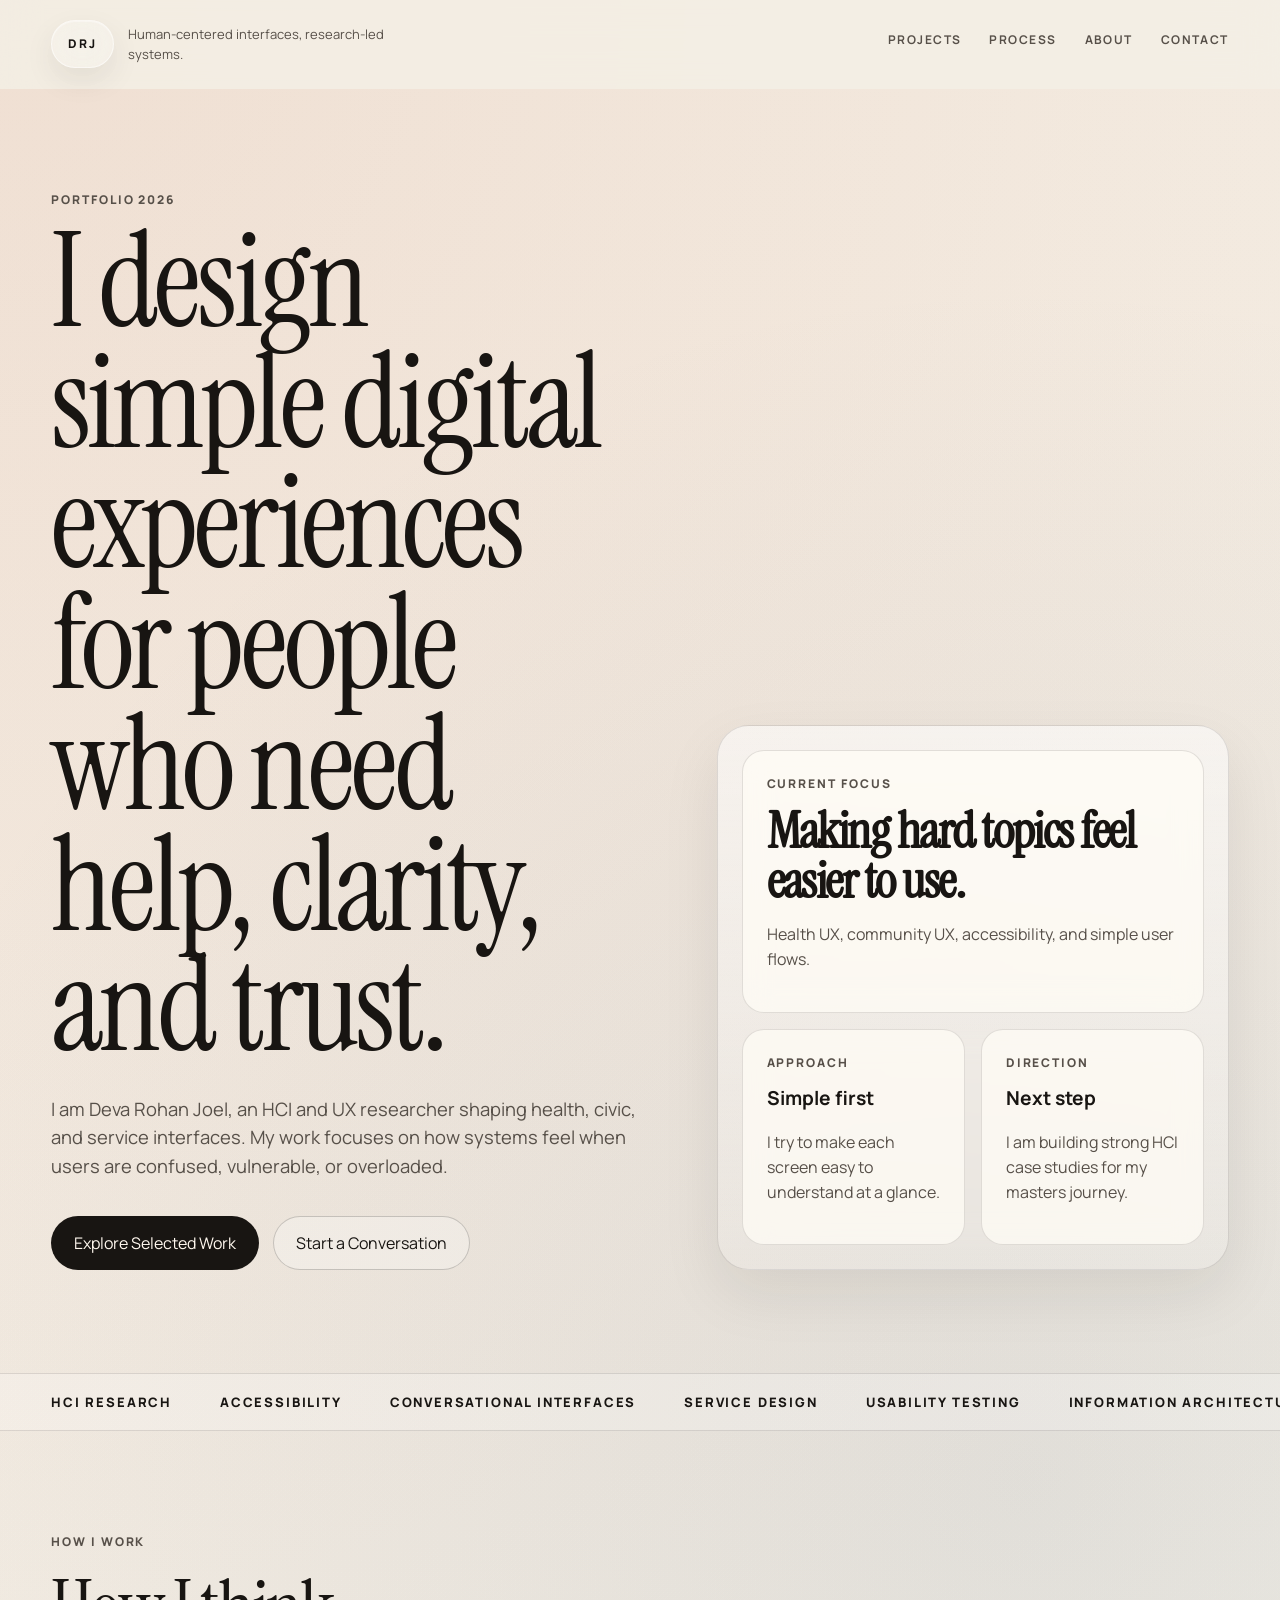
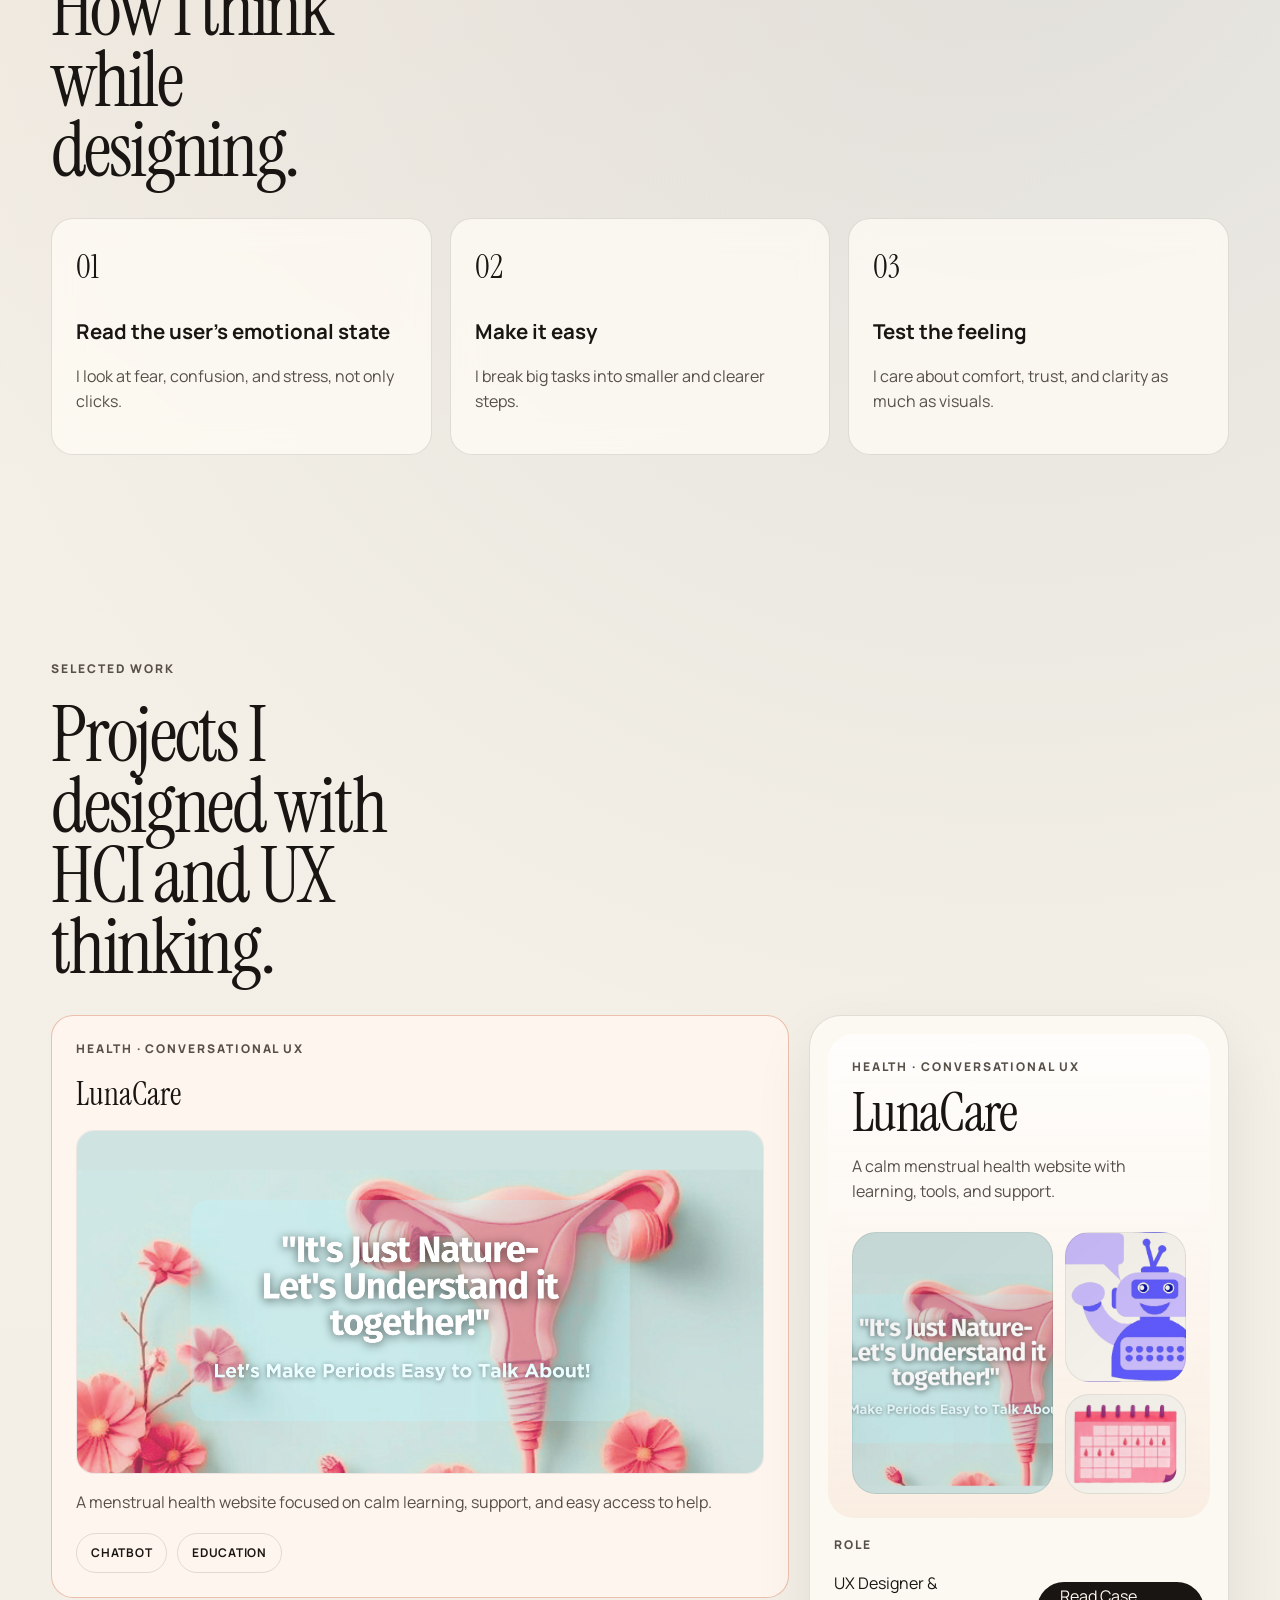
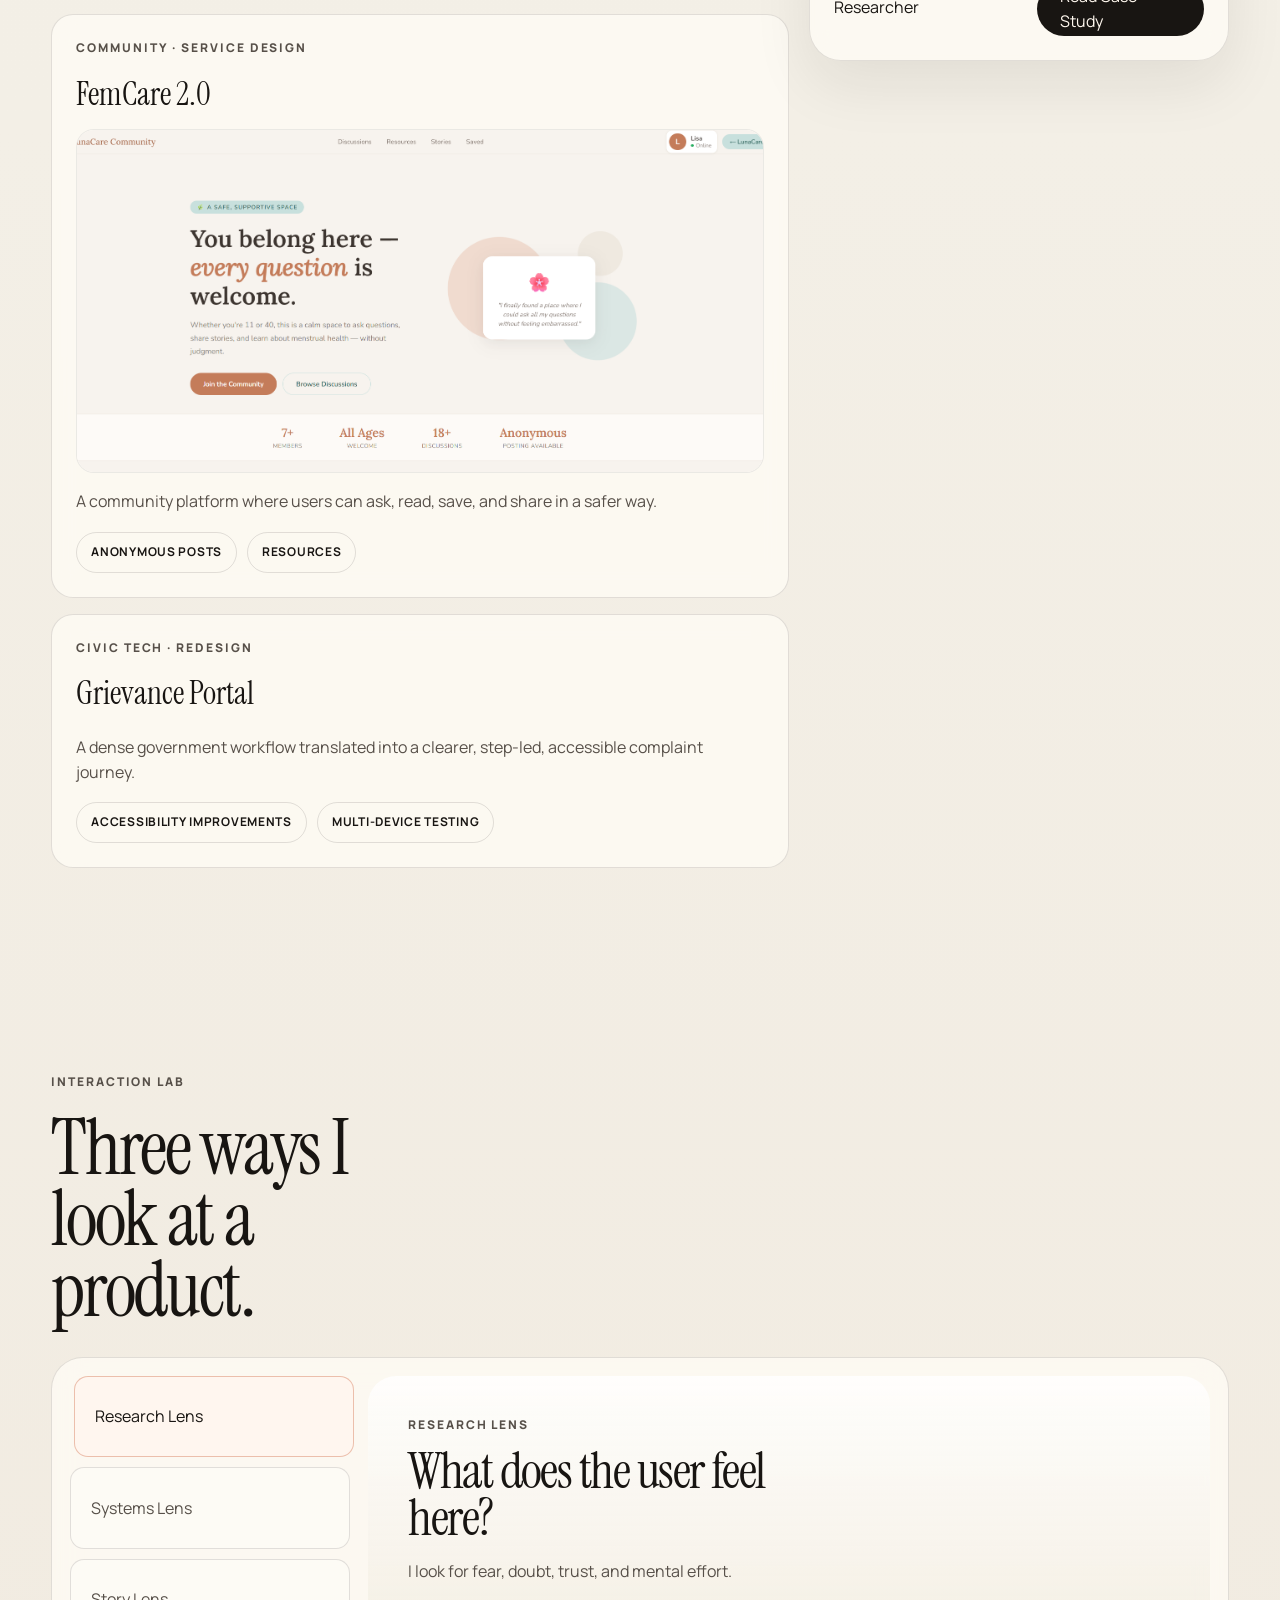
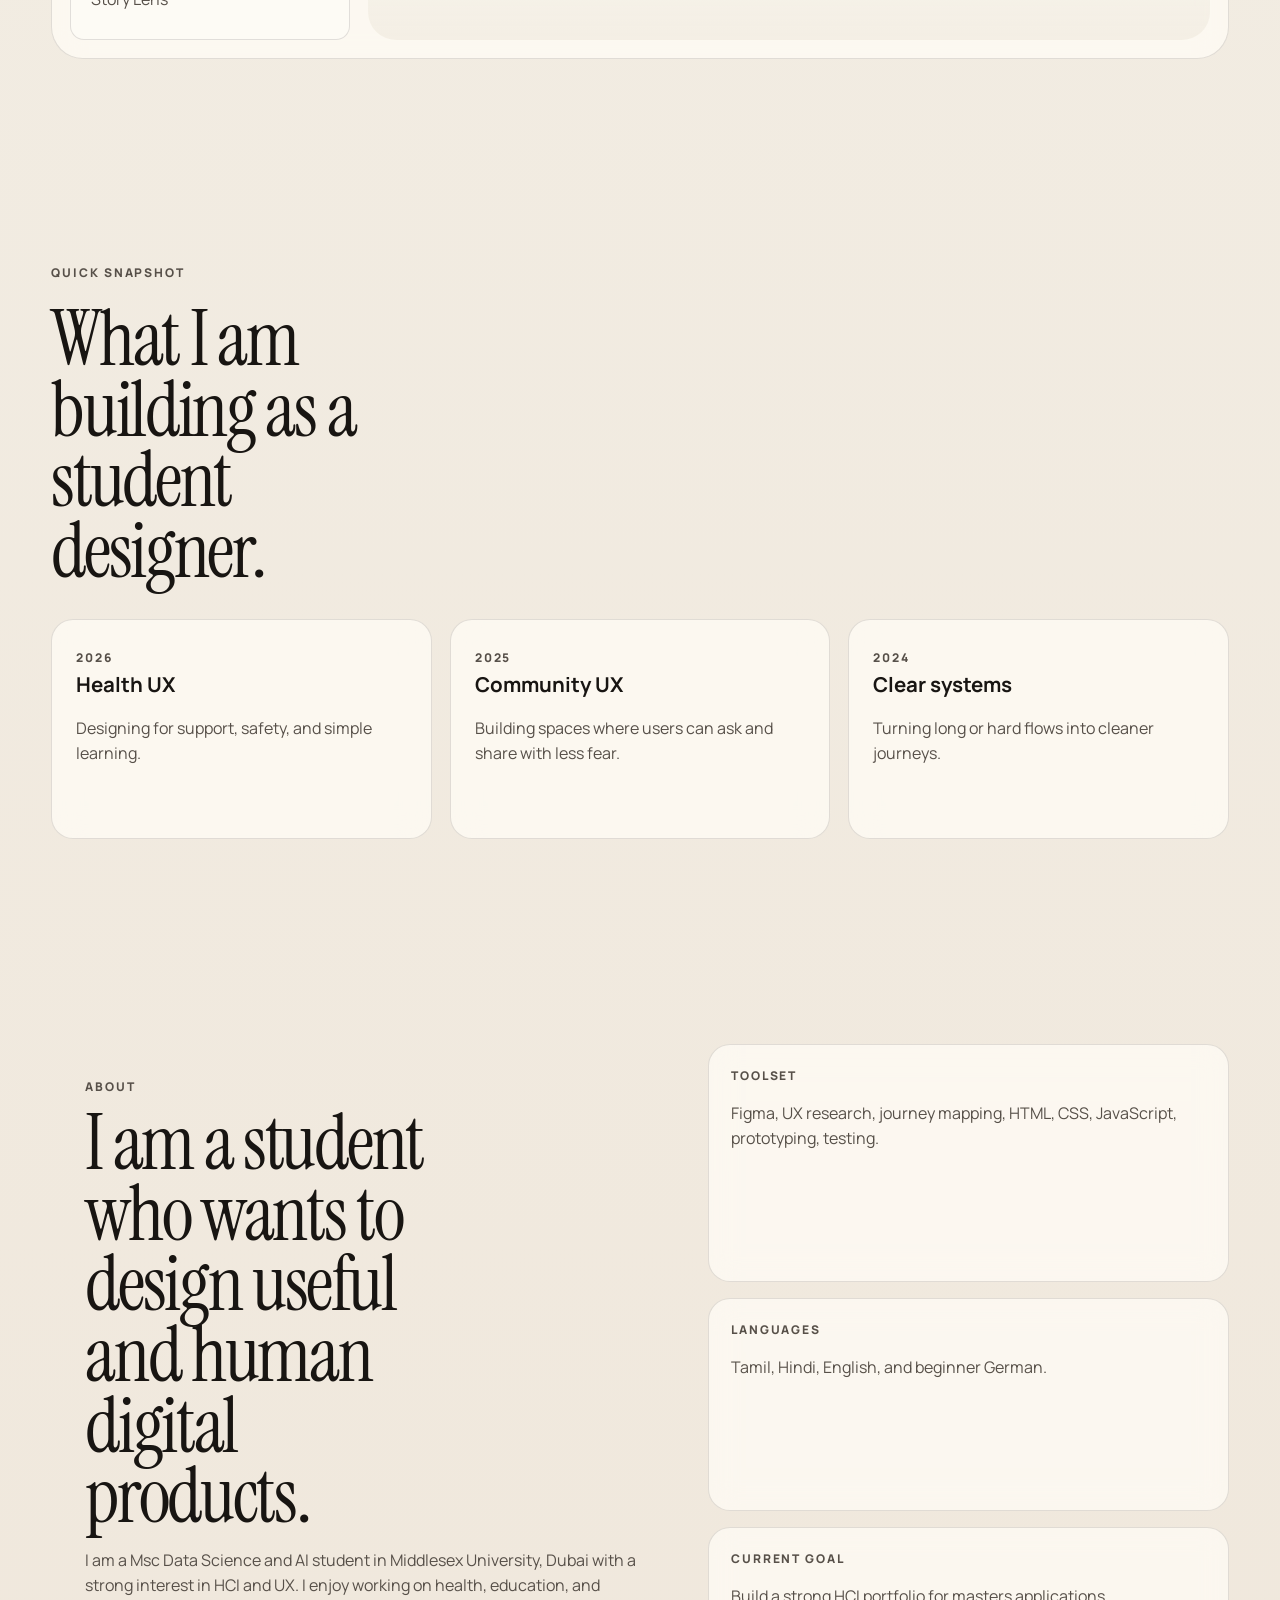
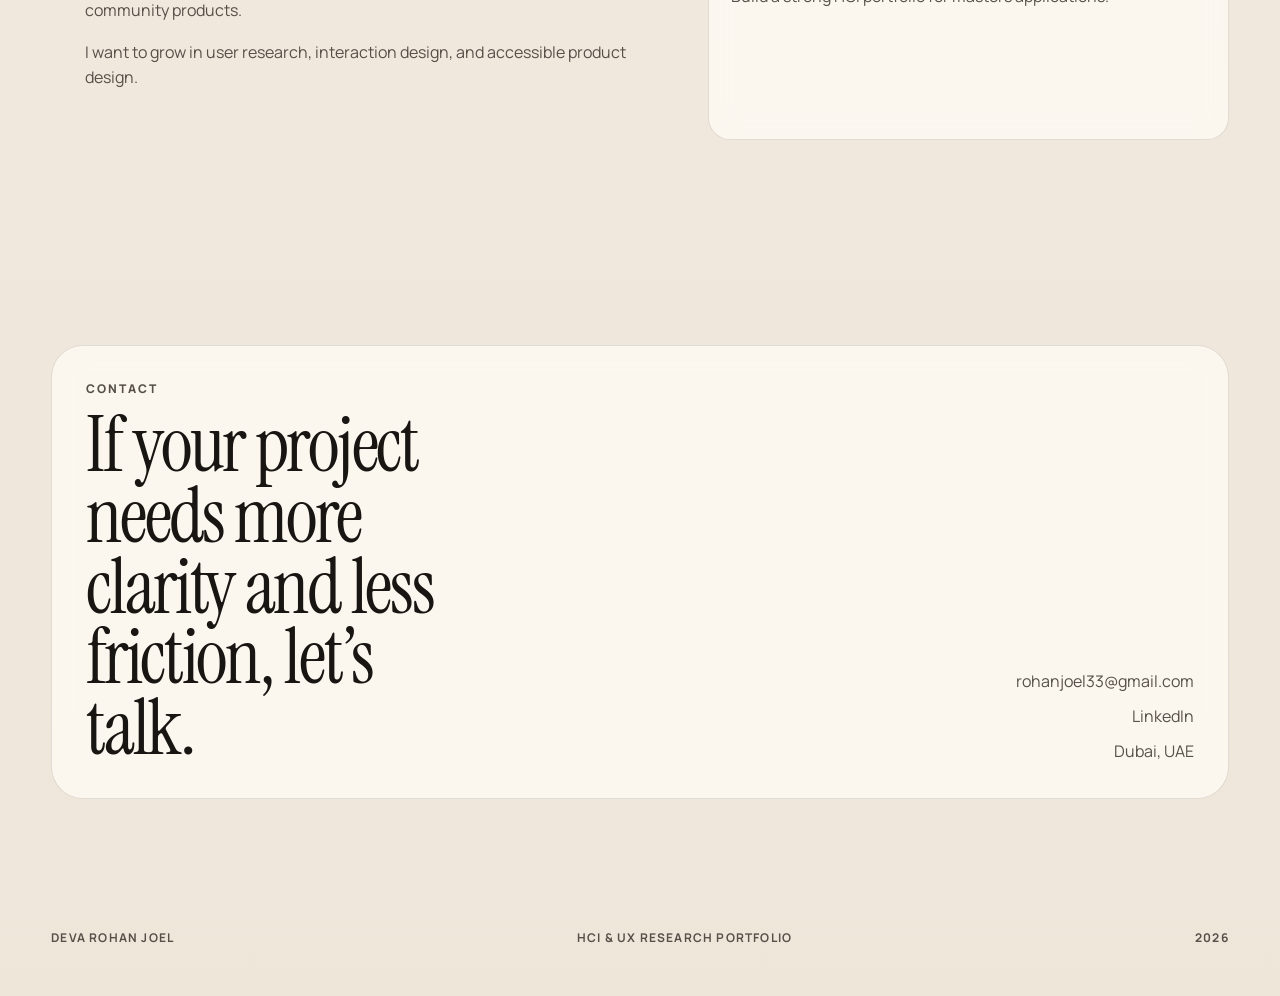
<file: index.html>
<!DOCTYPE html>
<html lang="en">
<head>
<meta charset="UTF-8">
<meta name="viewport" content="width=device-width, initial-scale=1.0">
<title>Deva Rohan Joel | HCI Portfolio</title>
<link rel="preconnect" href="https://fonts.googleapis.com">
<link rel="preconnect" href="https://fonts.gstatic.com" crossorigin>
<link href="https://fonts.googleapis.com/css2?family=Instrument+Serif:ital@0;1&family=Manrope:wght@400;500;600;700;800&display=swap" rel="stylesheet">
<link rel="stylesheet" href="style.css">
</head>
<body>
  <div class="site-shell">
    <header class="topbar" id="topbar">
      <a href="#home" class="brand">
        <span class="brand-mark">DRJ</span>
        <span class="brand-copy">Human-centered interfaces, research-led systems.</span>
      </a>
      <nav class="desktop-nav" aria-label="Primary navigation">
        <a href="#projects">Projects</a>
        <a href="#process">Process</a>
        <a href="#about">About</a>
        <a href="#contact">Contact</a>
      </nav>
      <button class="nav-toggle" id="navToggle" type="button" aria-expanded="false" aria-controls="mobileNav">
        Menu
      </button>
    </header>

    <div class="mobile-nav" id="mobileNav">
      <a href="#projects">Projects</a>
      <a href="#process">Process</a>
      <a href="#about">About</a>
      <a href="#contact">Contact</a>
    </div>

    <main>
      <section class="hero section" id="home">
        <div class="hero-copy reveal">
          <p class="eyebrow">Portfolio 2026</p>
          <h1>I design simple digital experiences for people who need help, clarity, and trust.</h1>
          <p class="hero-text">
            I am Deva Rohan Joel, an HCI and UX researcher shaping health, civic, and service interfaces.
            My work focuses on how systems feel when users are confused, vulnerable, or overloaded.
          </p>
          <div class="hero-actions">
            <a href="#projects" class="button button-primary magnetic">Explore Selected Work</a>
            <a href="#contact" class="button button-secondary magnetic">Start a Conversation</a>
          </div>
        </div>

        <div class="hero-stage reveal reveal-delay-1">
          <div class="signal-card signal-main">
            <p class="signal-label">Current Focus</p>
            <h2>Making hard topics feel easier to use.</h2>
            <p>Health UX, community UX, accessibility, and simple user flows.</p>
          </div>
          <div class="signal-grid">
            <article class="signal-card">
              <p class="signal-label">Approach</p>
              <h3>Simple first</h3>
              <p>I try to make each screen easy to understand at a glance.</p>
            </article>
            <article class="signal-card">
              <p class="signal-label">Direction</p>
              <h3>Next step</h3>
              <p>I am building strong HCI case studies for my masters journey.</p>
            </article>
          </div>
        </div>
      </section>

      <section class="ticker-shell">
        <div class="ticker">
          <span>HCI Research</span>
          <span>Accessibility</span>
          <span>Conversational Interfaces</span>
          <span>Service Design</span>
          <span>Usability Testing</span>
          <span>Information Architecture</span>
          <span>Inclusive Design</span>
        </div>
      </section>

      <section class="section manifesto" id="process">
        <div class="section-heading reveal">
          <p class="eyebrow">How I Work</p>
          <h2>How I think while designing.</h2>
        </div>
        <div class="manifesto-grid">
          <article class="manifesto-card reveal">
            <span>01</span>
            <h3>Read the user’s emotional state</h3>
            <p>I look at fear, confusion, and stress, not only clicks.</p>
          </article>
          <article class="manifesto-card reveal reveal-delay-1">
            <span>02</span>
            <h3>Make it easy</h3>
            <p>I break big tasks into smaller and clearer steps.</p>
          </article>
          <article class="manifesto-card reveal reveal-delay-2">
            <span>03</span>
            <h3>Test the feeling</h3>
            <p>I care about comfort, trust, and clarity as much as visuals.</p>
          </article>
        </div>
      </section>

      <section class="section projects" id="projects">
        <div class="section-heading reveal">
          <p class="eyebrow">Selected Work</p>
          <h2>Projects I designed with HCI and UX thinking.</h2>
        </div>
        <div class="projects-layout">
          <div class="project-list">
            <article class="project-tile reveal active" data-project="lunacare" tabindex="0">
              <p class="project-meta">Health · Conversational UX</p>
              <h3>LunaCare</h3>
              <div class="project-thumb">
                <img src="assets/images/lunacare/lunacare-hero.png" alt="LunaCare preview">
              </div>
              <p>A menstrual health website focused on calm learning, support, and easy access to help.</p>
              <div class="project-stats">
                <span>Chatbot</span>
                <span>Education</span>
              </div>
            </article>
            <article class="project-tile reveal reveal-delay-1" data-project="femcare" tabindex="0">
              <p class="project-meta">Community · Service Design</p>
              <h3>FemCare 2.0</h3>
              <div class="project-thumb">
                <img src="assets/images/community/community-home-hero.png" alt="FemCare Community preview">
              </div>
              <p>A community platform where users can ask, read, save, and share in a safer way.</p>
              <div class="project-stats">
                <span>Anonymous posts</span>
                <span>Resources</span>
              </div>
            </article>
            <article class="project-tile reveal reveal-delay-2" data-project="grievance" tabindex="0">
              <p class="project-meta">Civic Tech · Redesign</p>
              <h3>Grievance Portal</h3>
              <p>A dense government workflow translated into a clearer, step-led, accessible complaint journey.</p>
              <div class="project-stats">
                <span>Accessibility improvements</span>
                <span>Multi-device testing</span>
              </div>
            </article>
          </div>

          <aside class="project-preview reveal" id="projectPreview">
            <div class="preview-frame">
              <p class="preview-kicker" id="previewKicker">Health · Conversational UX</p>
              <h3 id="previewTitle">LunaCare</h3>
              <p class="preview-body" id="previewBody">A menstrual health website focused on calm learning, support, and easy access to help.</p>
              <div class="preview-panels" id="previewPanels">
                <div></div>
                <div></div>
                <div></div>
              </div>
            </div>
            <div class="preview-footer">
              <div>
                <p class="preview-label">Role</p>
                <p id="previewRole">UX Designer & Researcher</p>
              </div>
              <a class="button button-primary magnetic" id="openProject" href="lunacare-case-study.html">Read Case Study</a>
            </div>
          </aside>
        </div>
      </section>

      <section class="section lab">
        <div class="section-heading reveal">
          <p class="eyebrow">Interaction Lab</p>
          <h2>Three ways I look at a product.</h2>
        </div>
        <div class="lab-shell reveal">
          <div class="lab-tabs" role="tablist" aria-label="Portfolio lenses">
            <button class="lab-tab active" data-lens="research" type="button">Research Lens</button>
            <button class="lab-tab" data-lens="systems" type="button">Systems Lens</button>
            <button class="lab-tab" data-lens="story" type="button">Story Lens</button>
          </div>
          <div class="lab-content" id="lensContent">
            <p class="lab-label">Research Lens</p>
            <h3>What does the user feel here?</h3>
            <p>I look for fear, doubt, trust, and mental effort.</p>
          </div>
        </div>
      </section>

      <section class="section evidence">
        <div class="section-heading reveal">
          <p class="eyebrow">Quick Snapshot</p>
          <h2>What I am building as a student designer.</h2>
        </div>
        <div class="evidence-grid">
          <article class="evidence-card reveal">
            <span class="evidence-year">2026</span>
            <h3>Health UX</h3>
            <p>Designing for support, safety, and simple learning.</p>
          </article>
          <article class="evidence-card reveal reveal-delay-1">
            <span class="evidence-year">2025</span>
            <h3>Community UX</h3>
            <p>Building spaces where users can ask and share with less fear.</p>
          </article>
          <article class="evidence-card reveal reveal-delay-2">
            <span class="evidence-year">2024</span>
            <h3>Clear systems</h3>
            <p>Turning long or hard flows into cleaner journeys.</p>
          </article>
        </div>
      </section>

      <section class="section about" id="about">
        <div class="about-layout">
          <div class="about-panel reveal">
            <p class="eyebrow">About</p>
            <h2>I am a student who wants to design useful and human digital products.</h2>
            <p>
              I am a Msc Data Science and AI student in Middlesex University, Dubai with a strong interest in HCI and UX.
              I enjoy working on health, education, and community products.
            </p>
            <p>
              I want to grow in user research, interaction design, and accessible product design.
            </p>
          </div>
          <div class="about-stack reveal reveal-delay-1">
            <div class="about-card">
              <p class="about-card-label">Toolset</p>
              <p>Figma, UX research, journey mapping, HTML, CSS, JavaScript, prototyping, testing.</p>
            </div>
            <div class="about-card">
              <p class="about-card-label">Languages</p>
              <p>Tamil, Hindi, English, and beginner German.</p>
            </div>
            <div class="about-card">
              <p class="about-card-label">Current Goal</p>
              <p>Build a strong HCI portfolio for masters applications.</p>
            </div>
          </div>
        </div>
      </section>

      <section class="section contact" id="contact">
        <div class="contact-panel reveal">
          <div>
            <p class="eyebrow">Contact</p>
            <h2>If your project needs more clarity and less friction, let’s talk.</h2>
          </div>
          <div class="contact-links">
            <a href="mailto:rohanojoel33@gmail.com">rohanjoel33@gmail.com</a>
            <a href="https://linkedin.com/in/rohan-joel-8a8219340" target="_blank" rel="noreferrer">LinkedIn</a>
            <span>Dubai, UAE</span>
          </div>
        </div>
      </section>
    </main>

    <footer class="site-footer">
      <span>Deva Rohan Joel</span>
      <span>HCI & UX Research Portfolio</span>
      <span>2026</span>
    </footer>
  </div>

  <div class="case-modal" id="caseModal" aria-hidden="true">
    <div class="case-backdrop" data-close-modal="true"></div>
    <div class="case-panel" role="dialog" aria-modal="true" aria-labelledby="caseTitle">
      <button class="case-close" id="closeCase" type="button" aria-label="Close case note">Close</button>
      <p class="case-kicker" id="caseKicker"></p>
      <h2 id="caseTitle"></h2>
      <p class="case-summary" id="caseSummary"></p>
      <div class="case-columns">
        <div>
          <p class="case-label">Role</p>
          <p id="caseRole"></p>
        </div>
        <div>
          <p class="case-label">Outcome</p>
          <p id="caseOutcome"></p>
        </div>
      </div>
      <div class="case-notes" id="caseNotes"></div>
    </div>
  </div>

  <script src="script.js"></script>
</body>
</html>
</file>
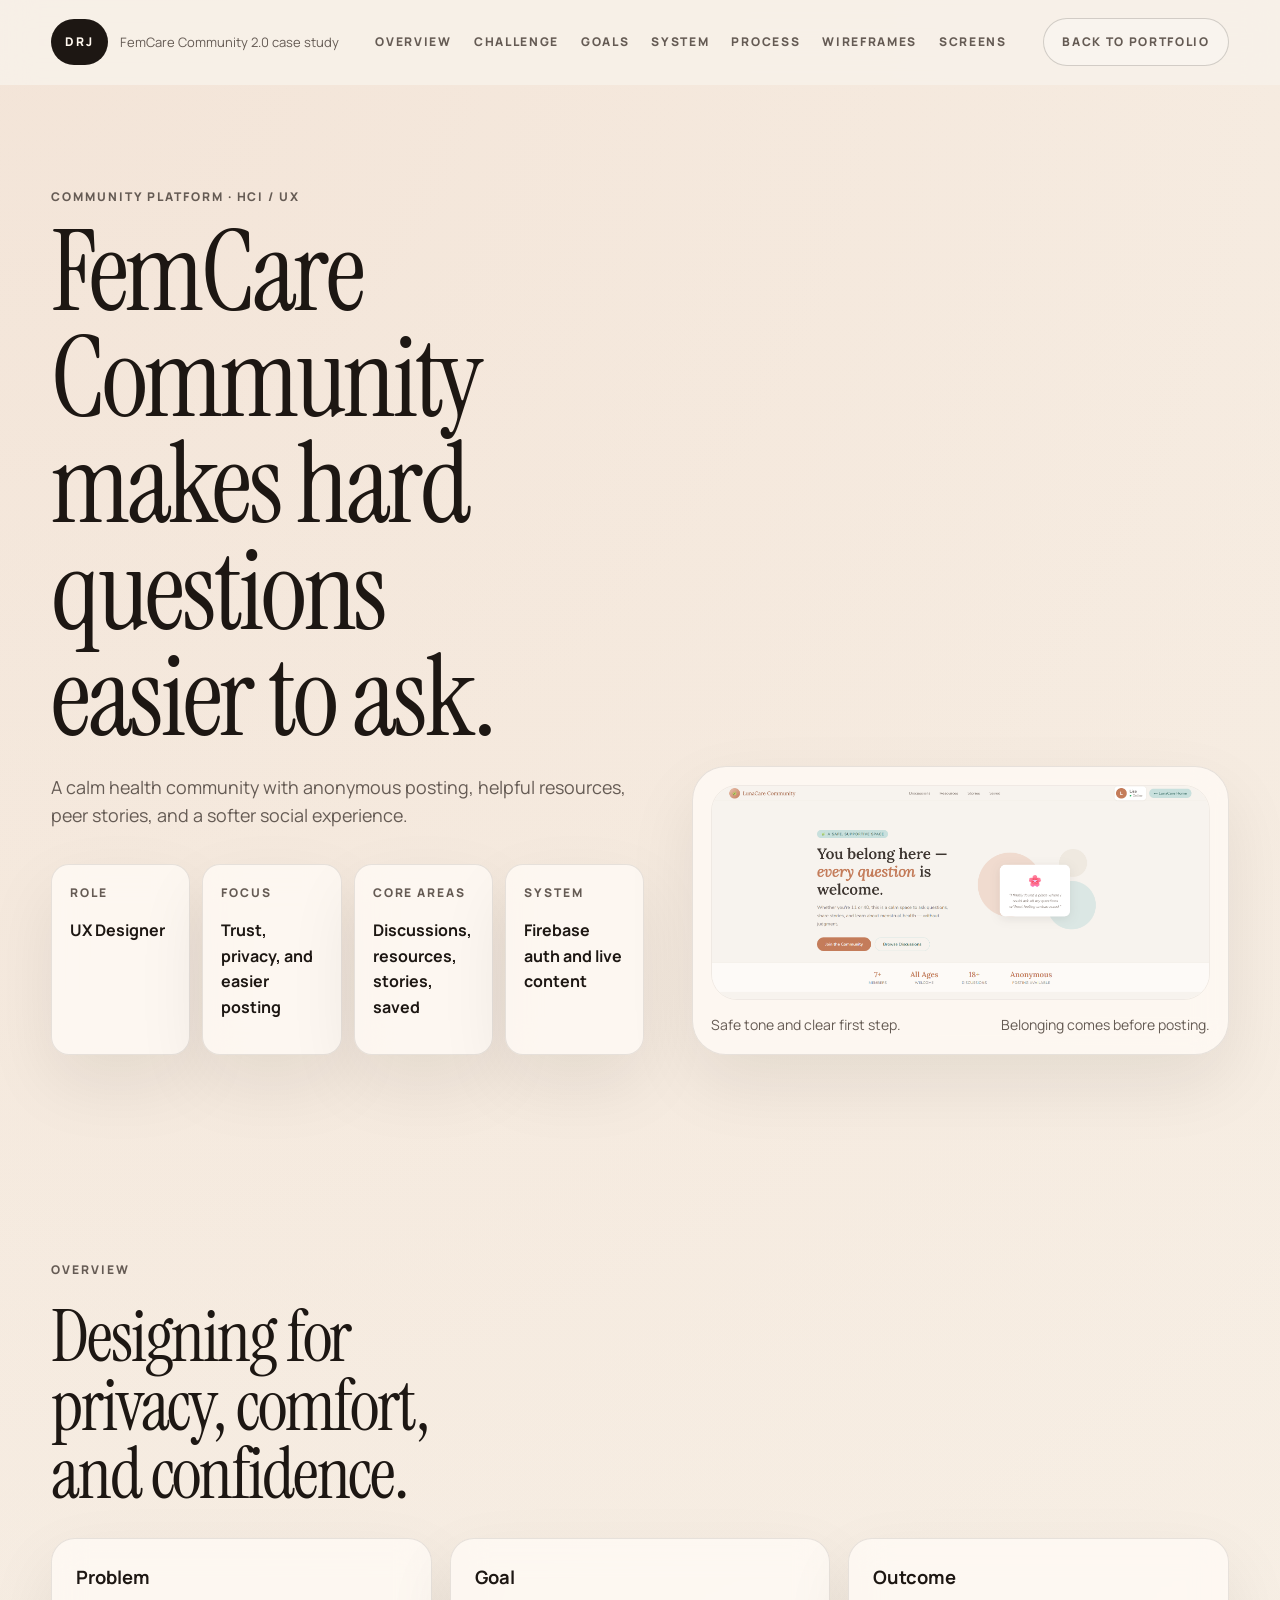
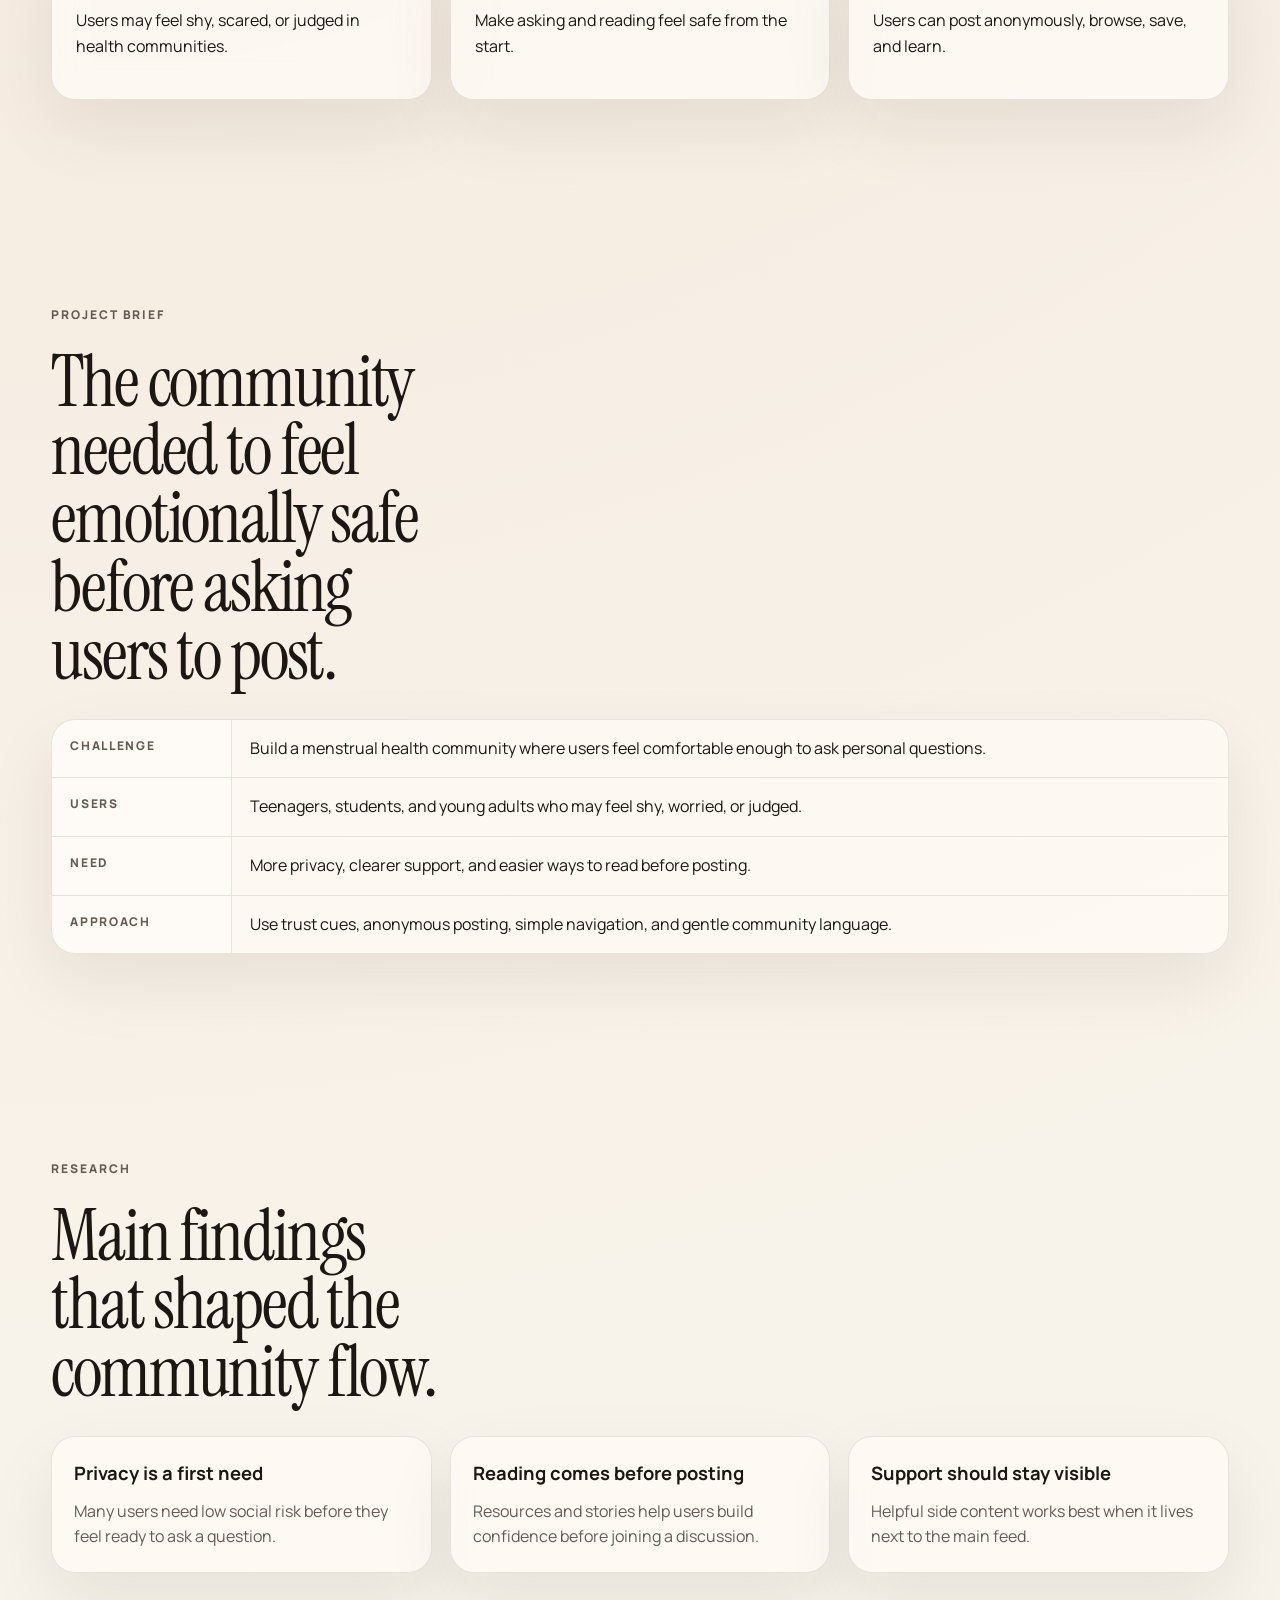
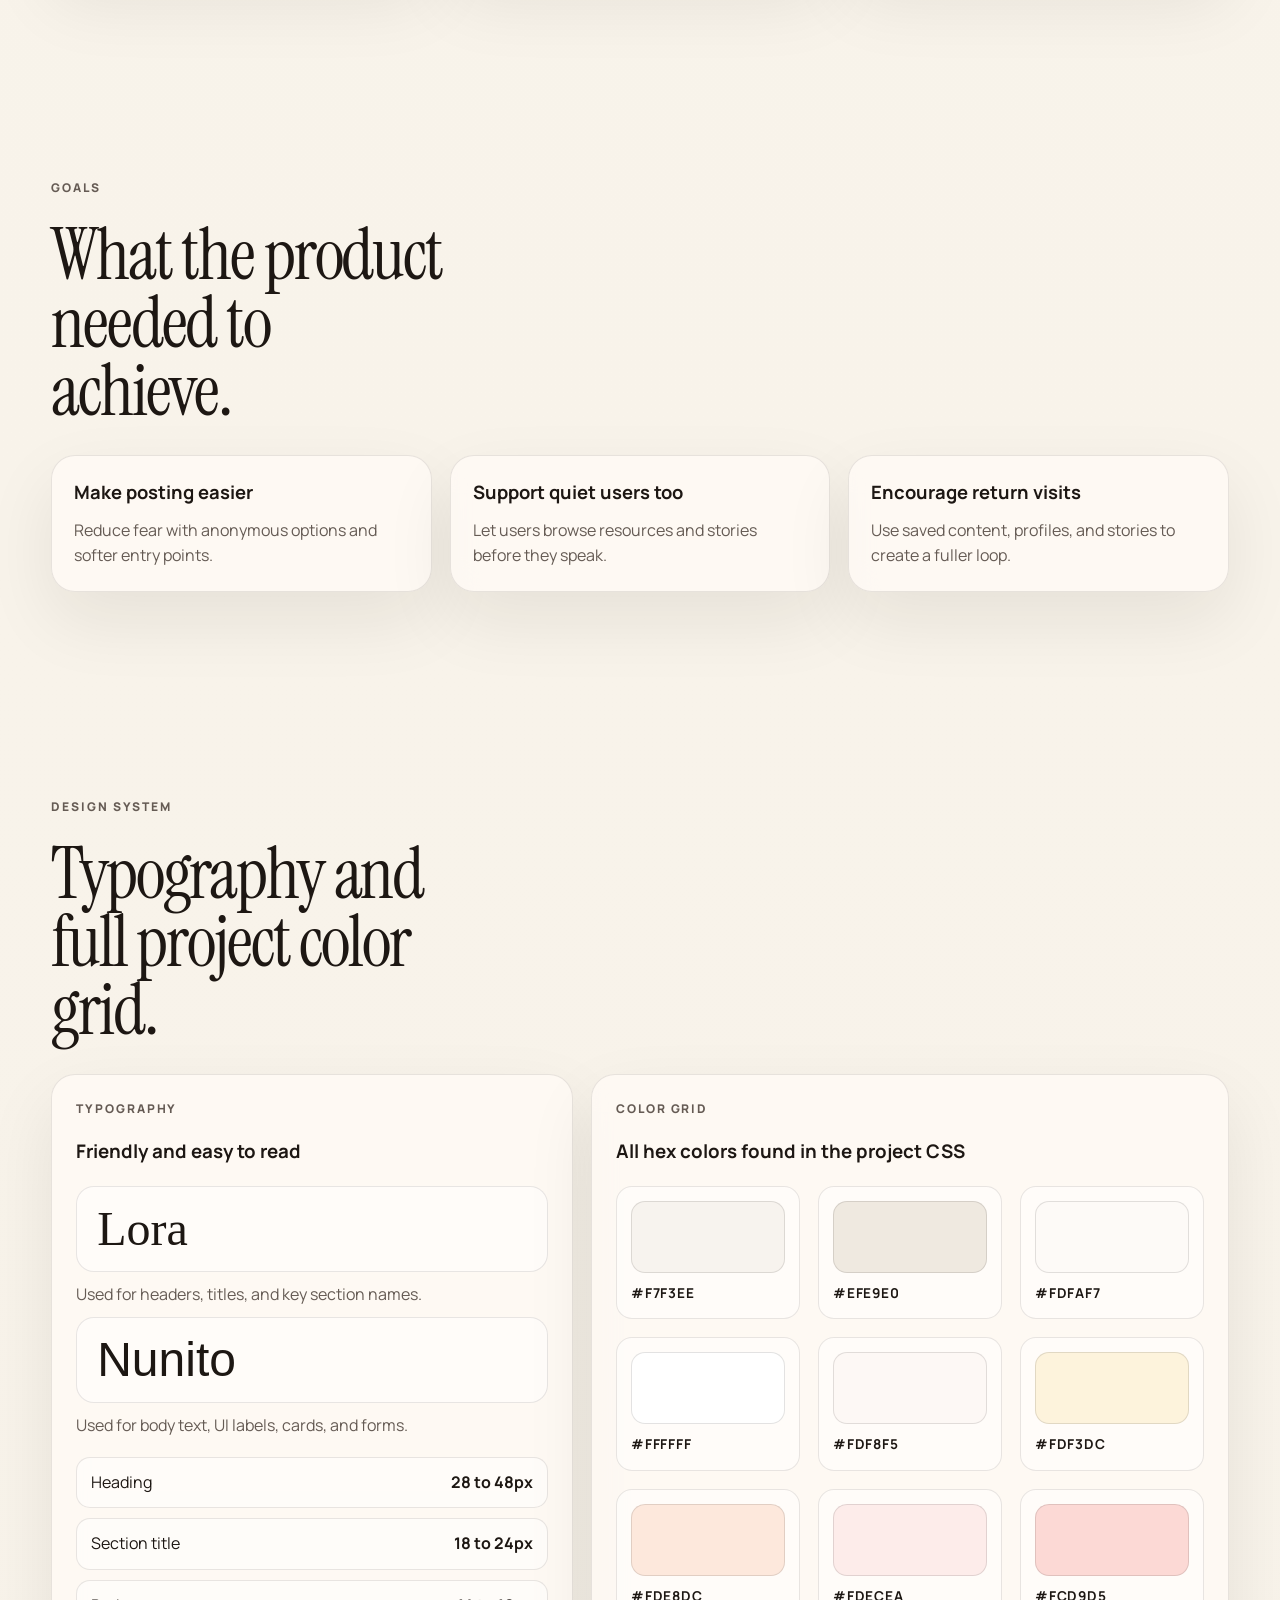
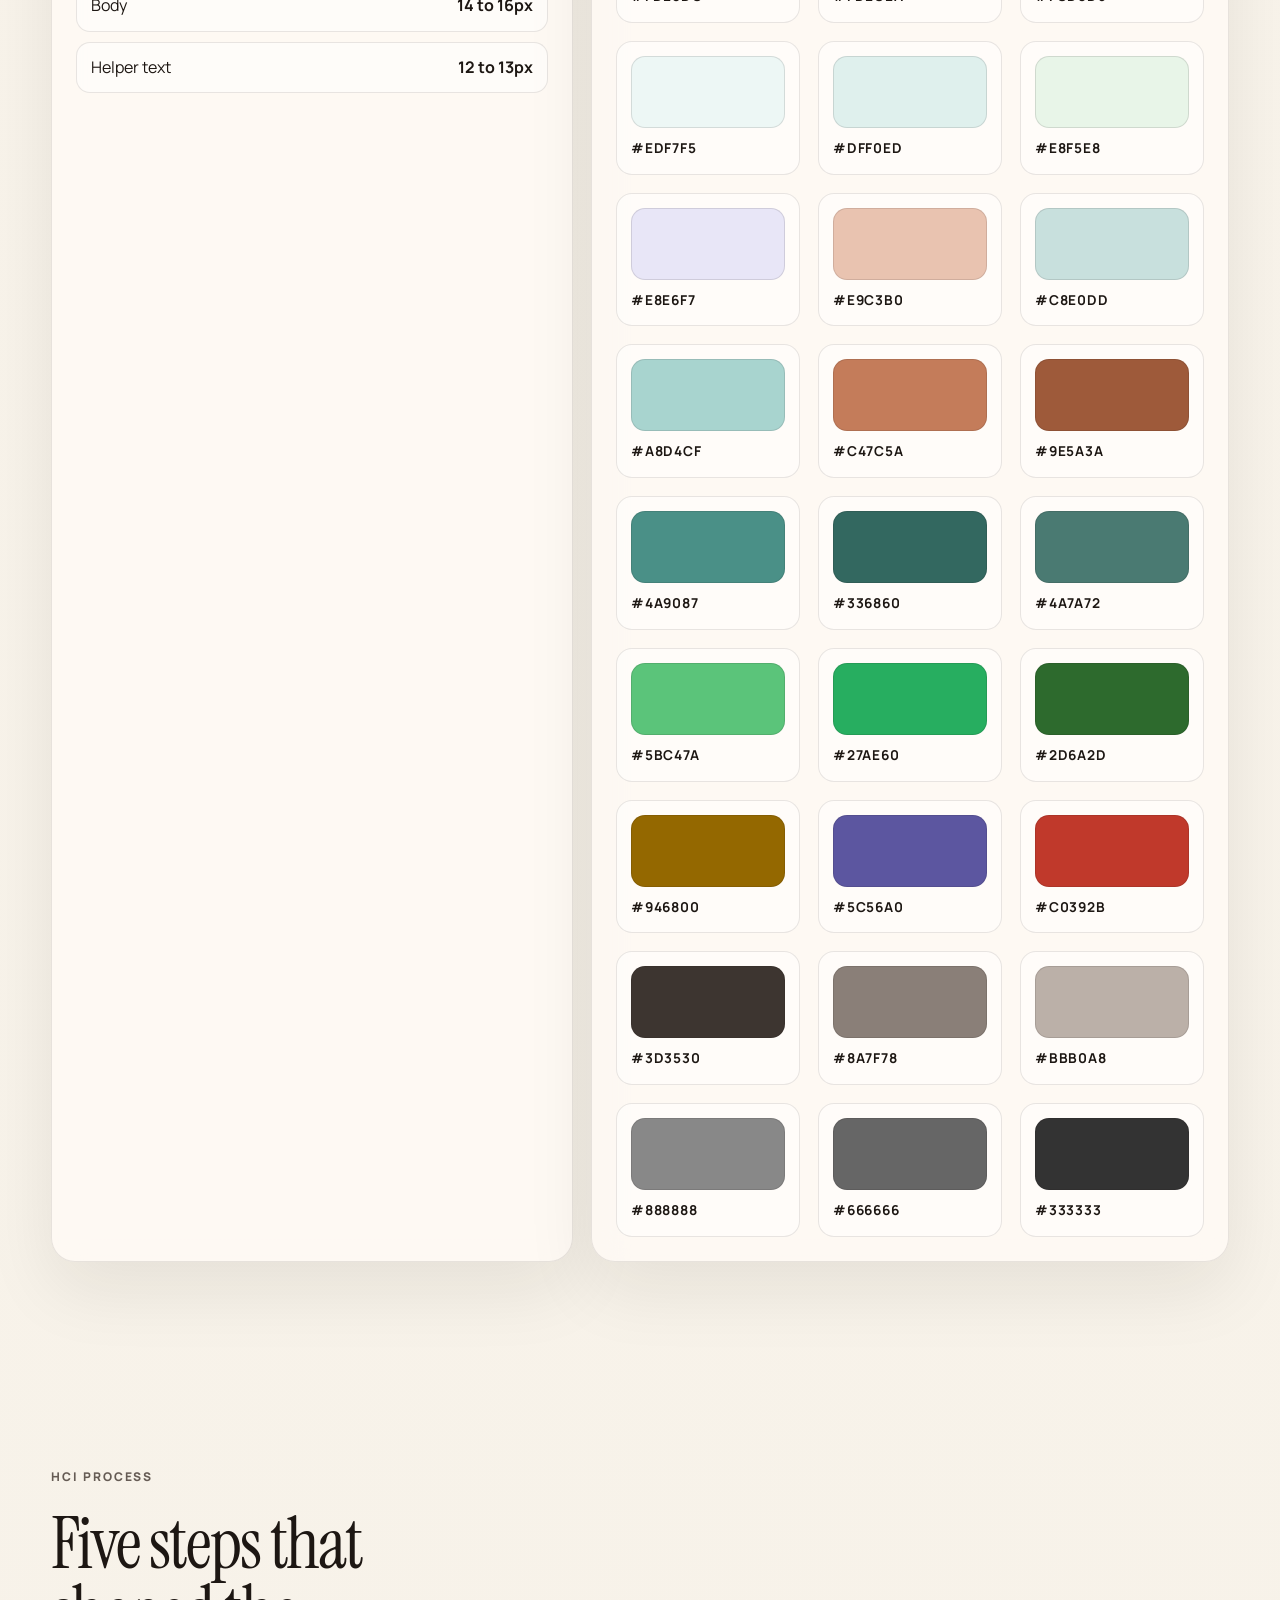
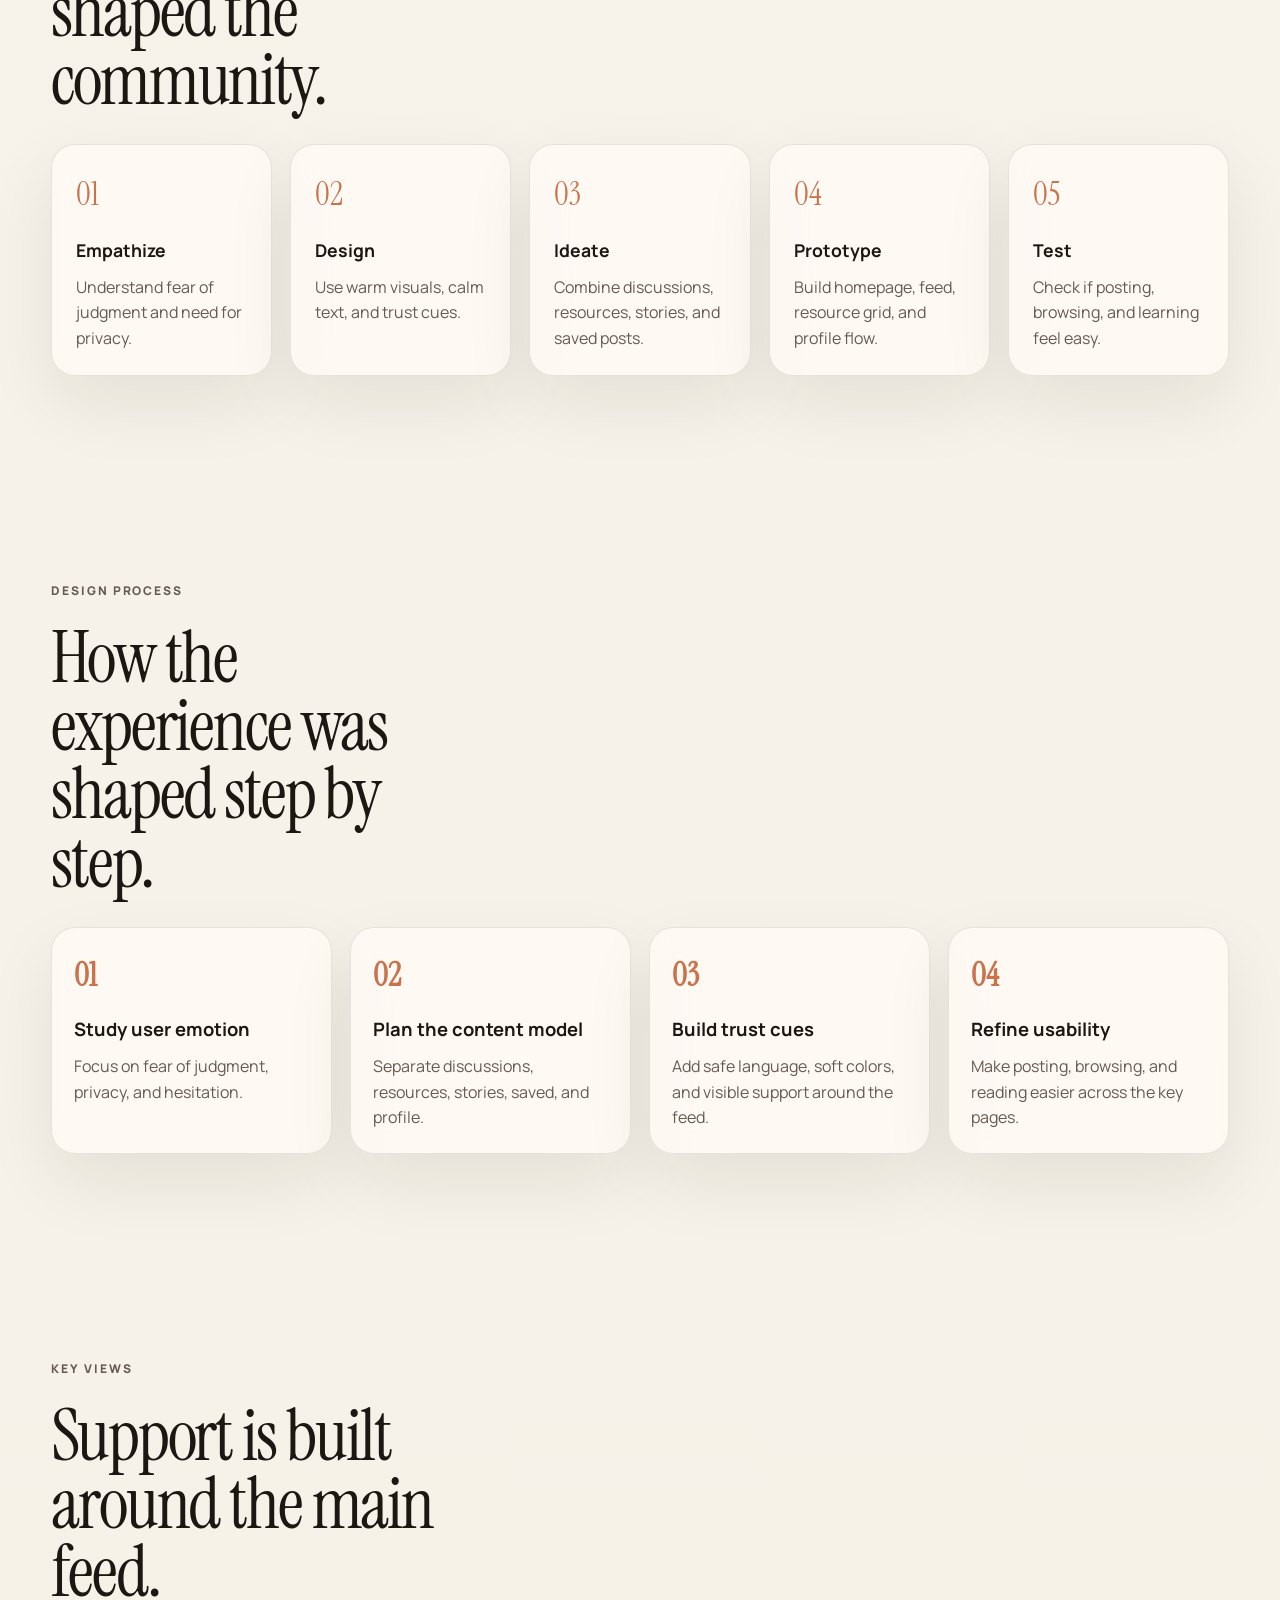
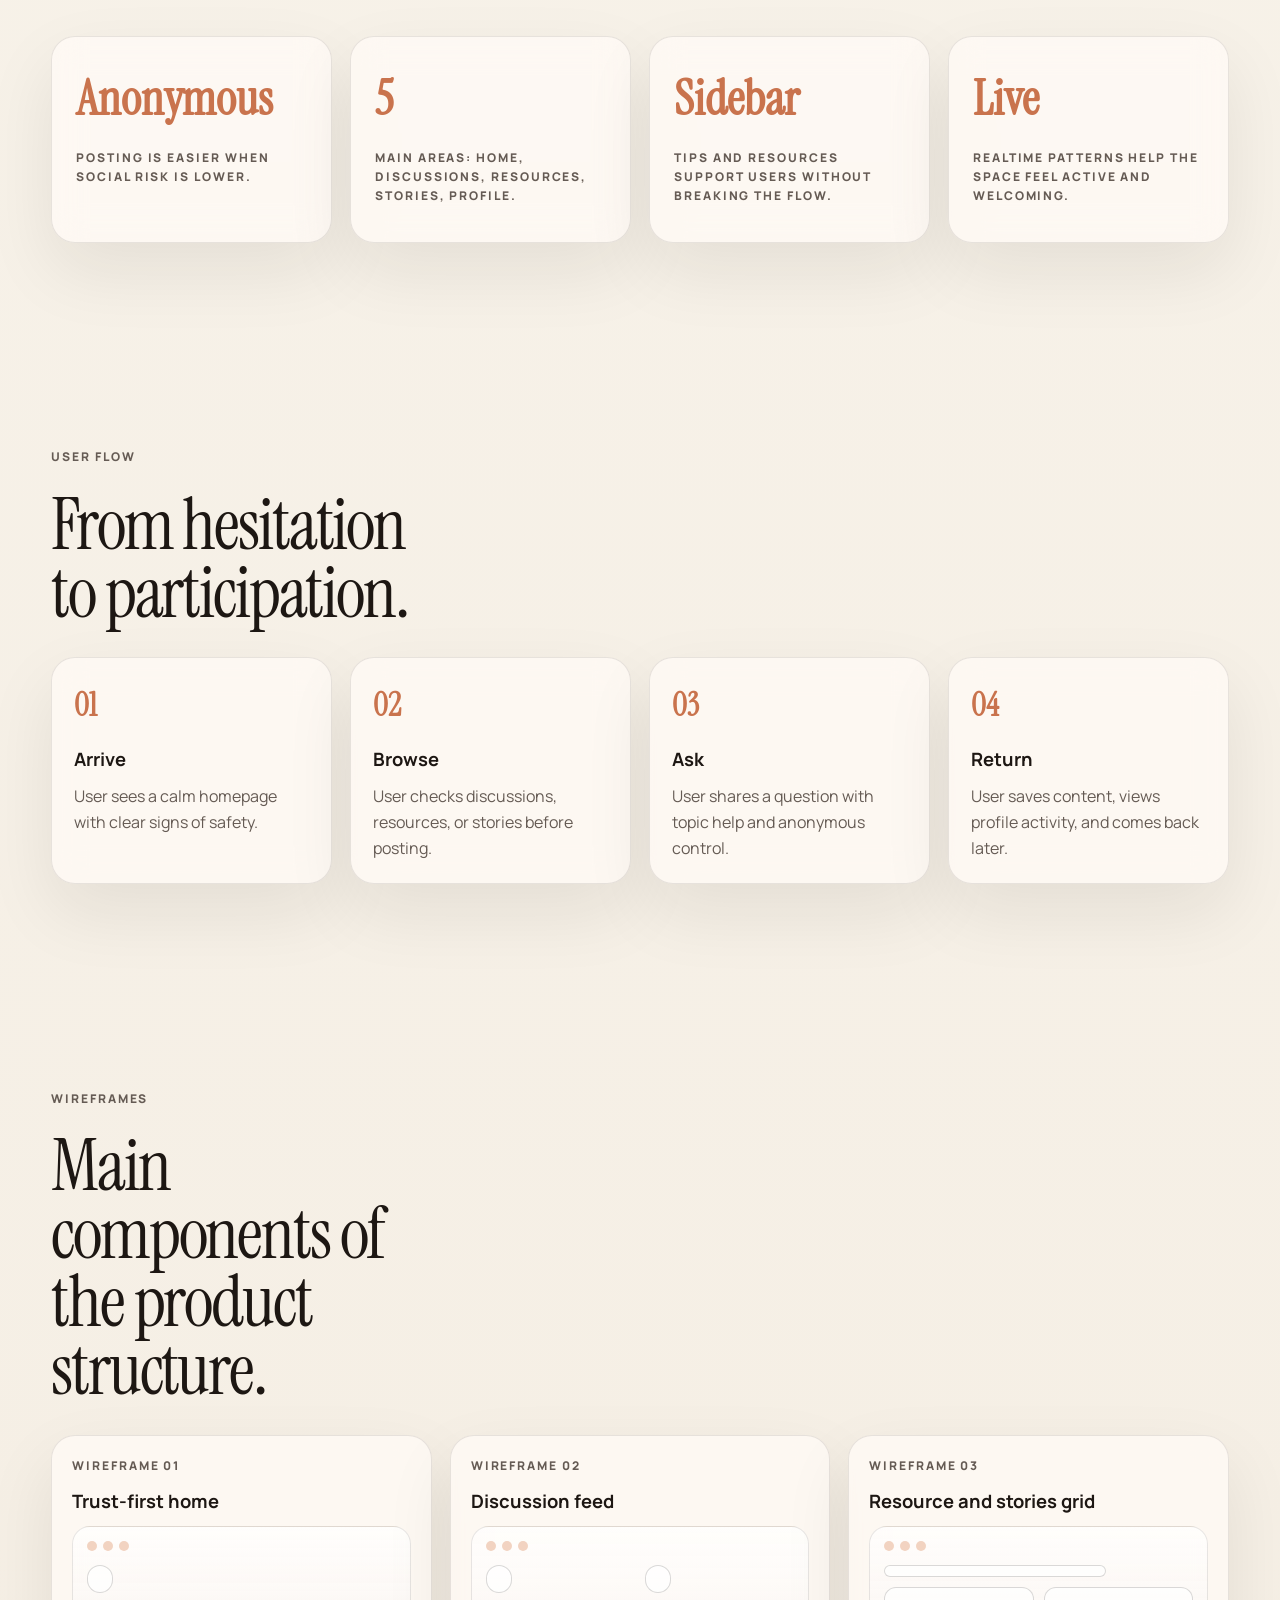
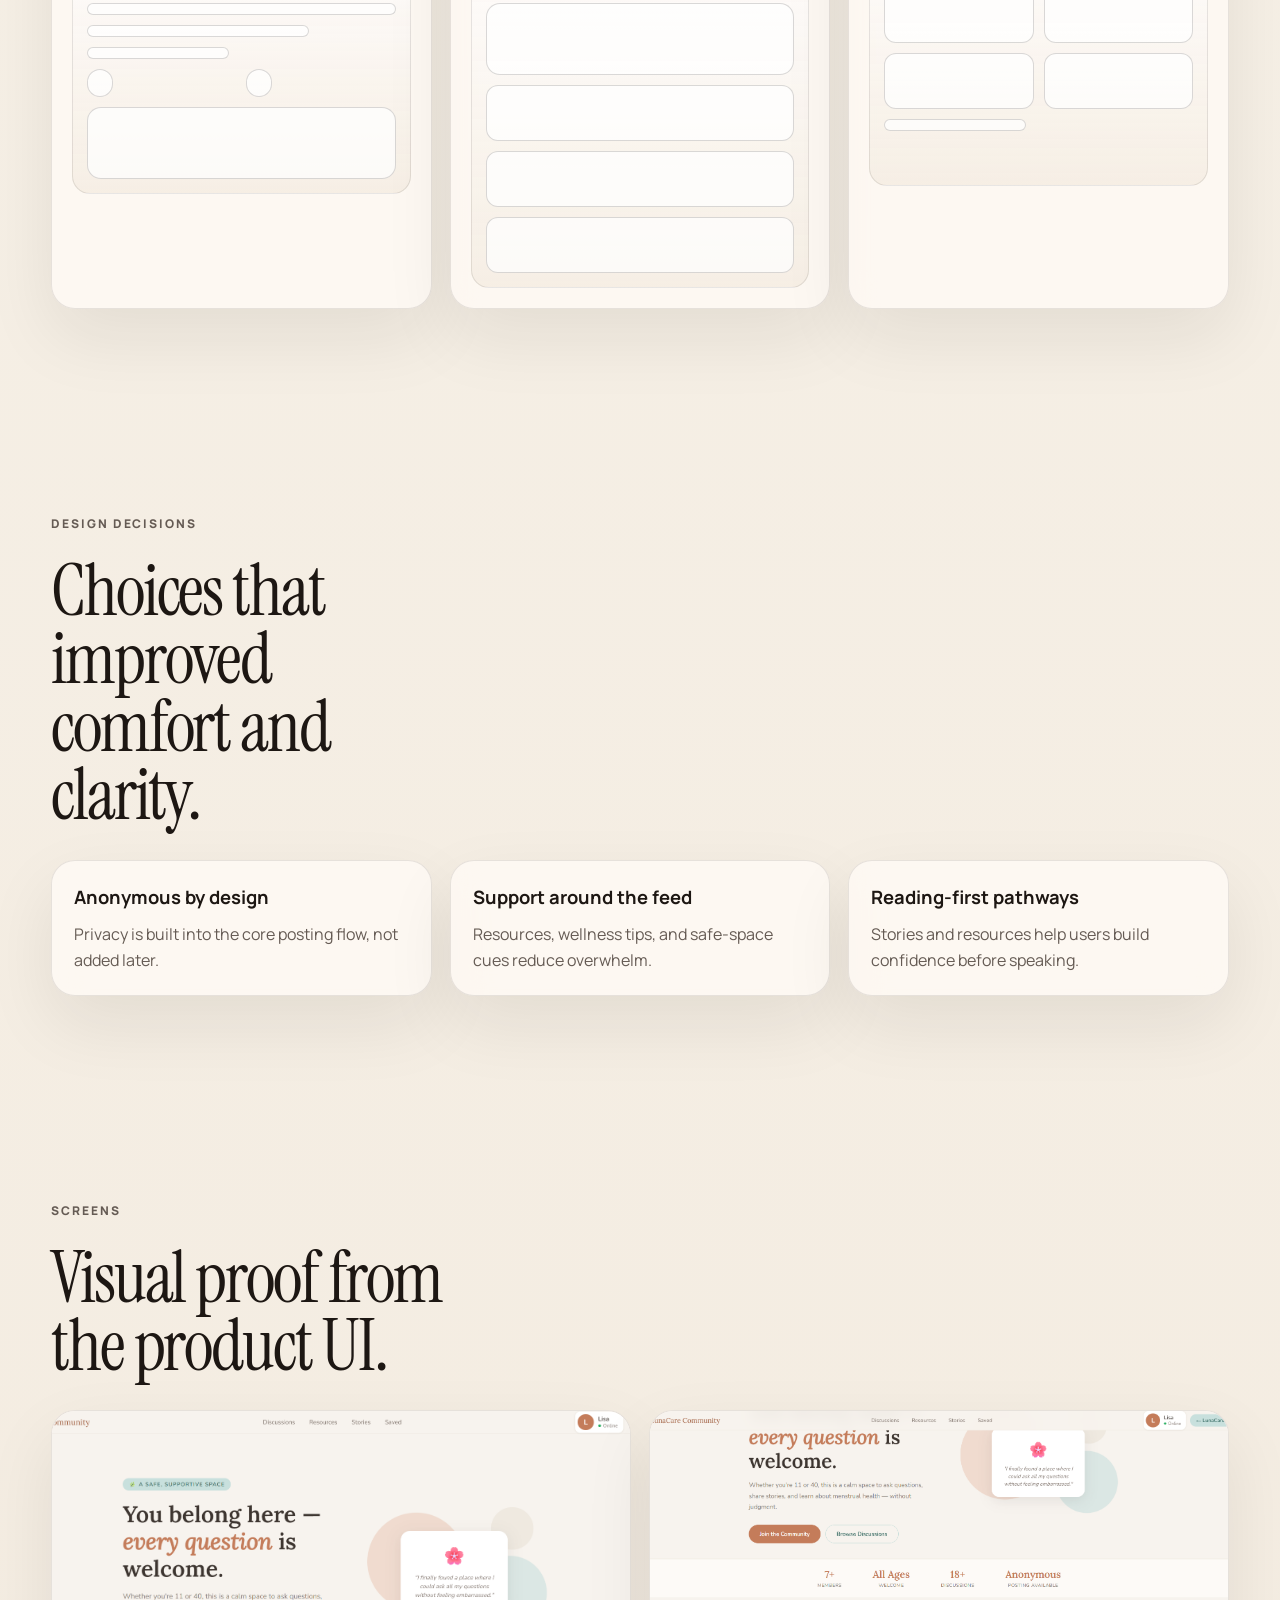
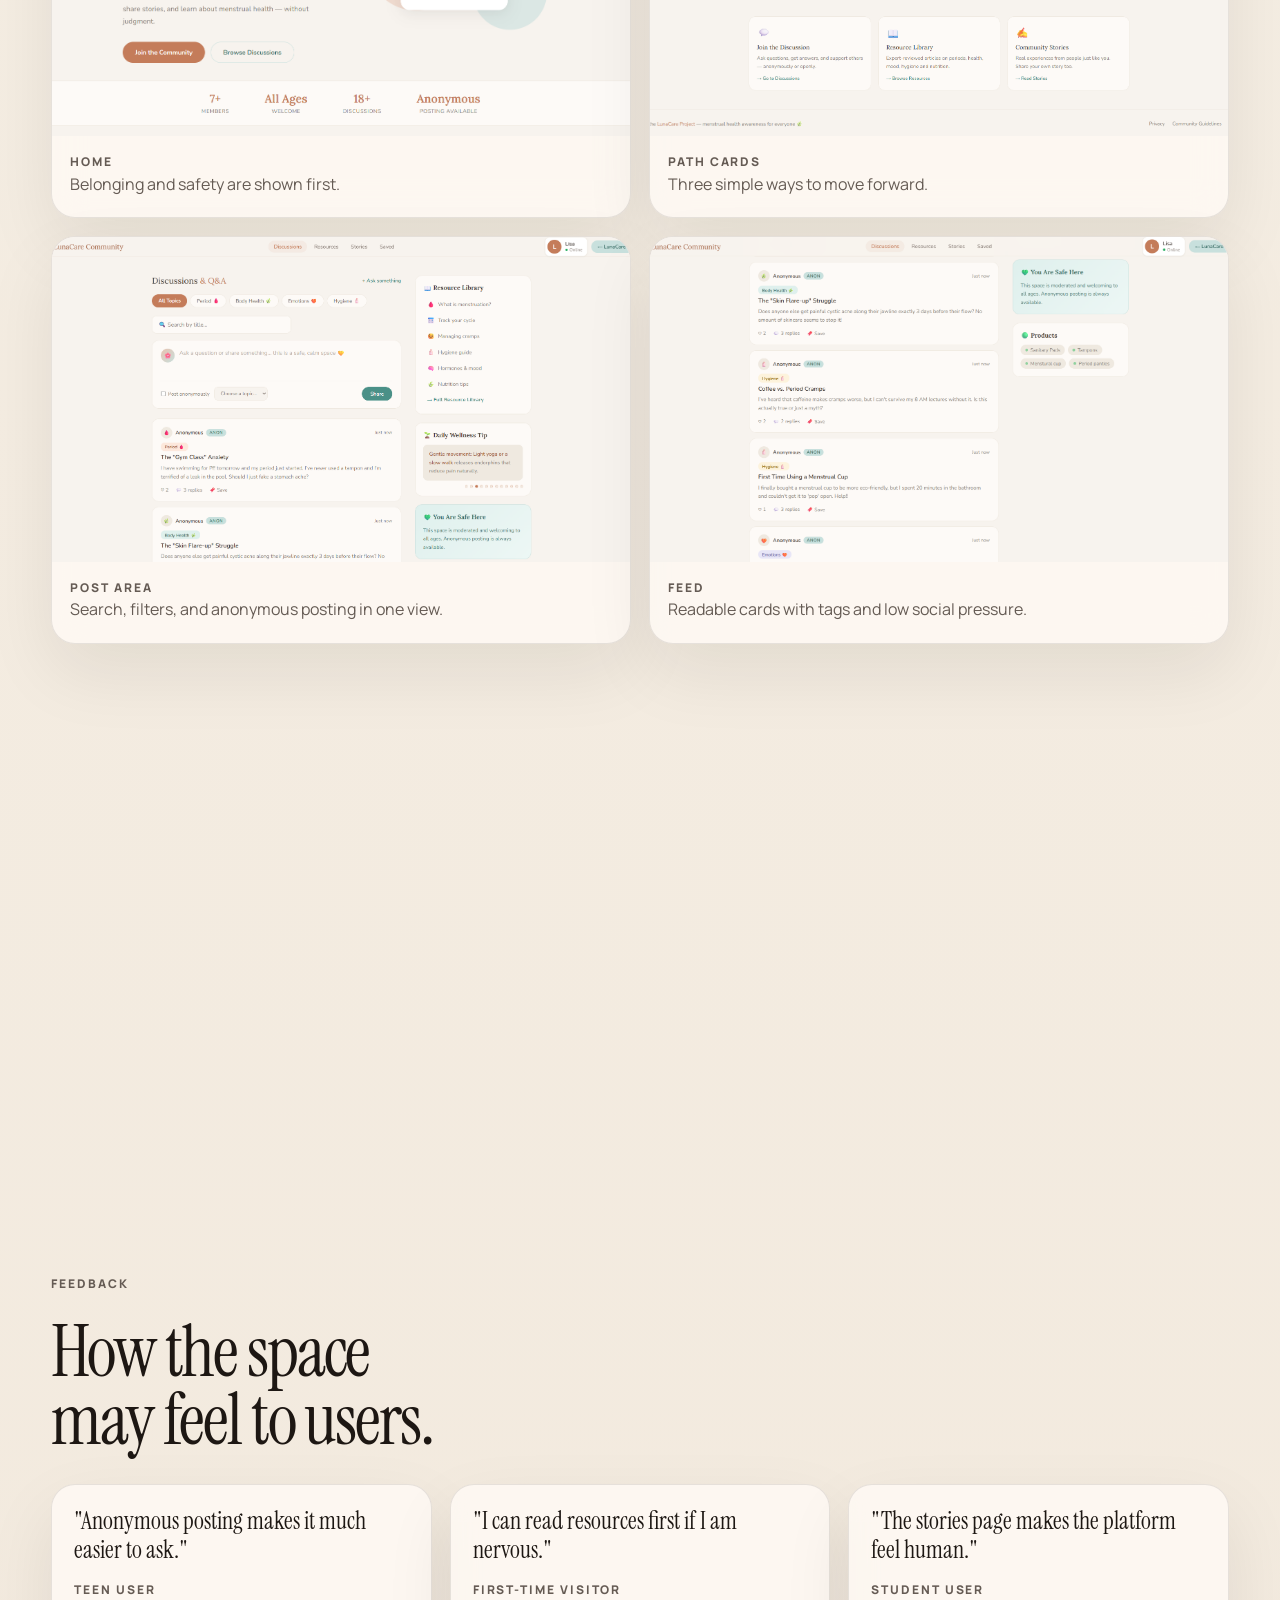
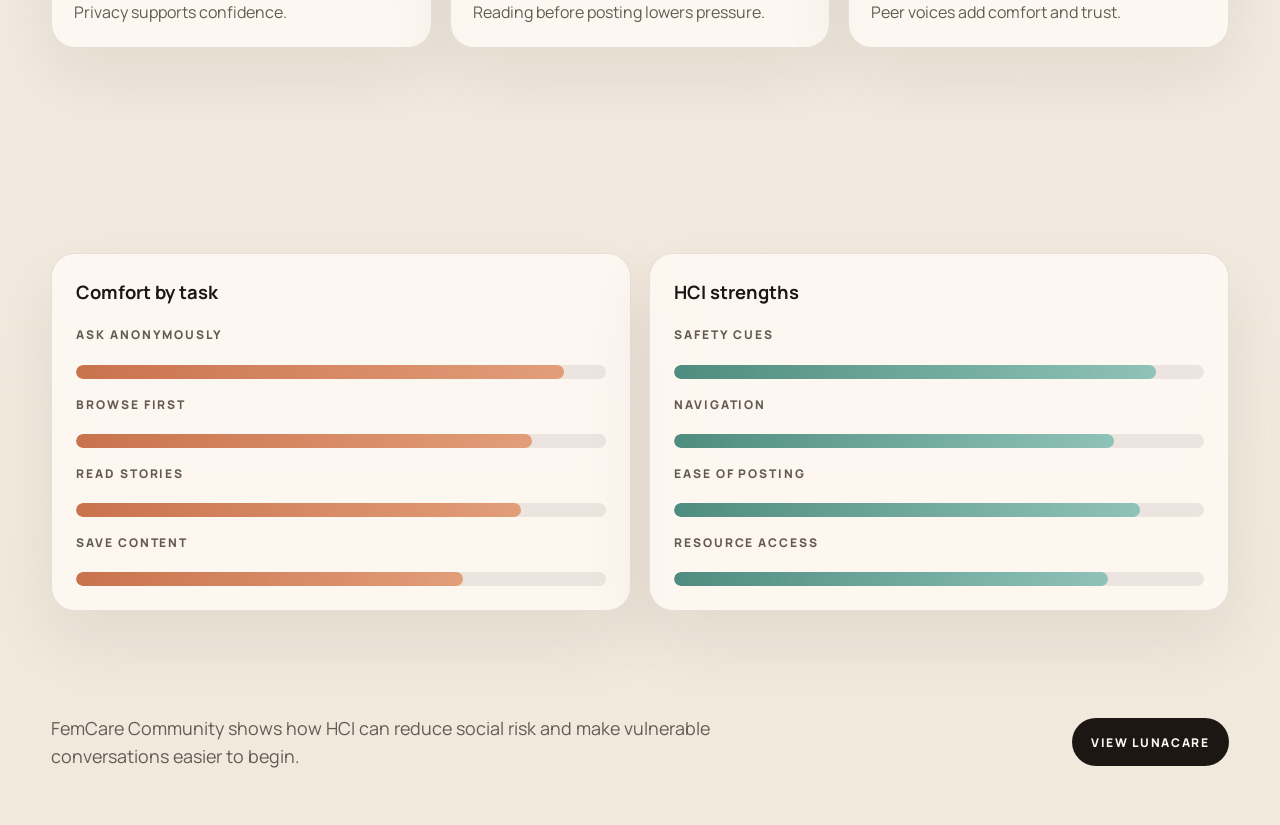
<file: femcare-community-case-study.html>
<!DOCTYPE html>
<html lang="en">
<head>
<meta charset="UTF-8">
<meta name="viewport" content="width=device-width, initial-scale=1.0">
<title>FemCare Community 2.0 Case Study</title>
<link rel="preconnect" href="https://fonts.googleapis.com">
<link rel="preconnect" href="https://fonts.gstatic.com" crossorigin>
<link href="https://fonts.googleapis.com/css2?family=Instrument+Serif:ital@0;1&family=Manrope:wght@400;500;600;700;800&display=swap" rel="stylesheet">
<link rel="stylesheet" href="case-study.css">
</head>
<body>
  <div class="page-shell">
    <header class="case-topbar" id="caseTopbar">
      <a class="case-brand" href="index.html">
        <span class="case-brand-mark">DRJ</span>
        <span>FemCare Community 2.0 case study</span>
      </a>
      <nav class="case-nav">
        <a href="#overview">Overview</a>
        <a href="#challenge">Challenge</a>
        <a href="#goals">Goals</a>
        <a href="#system">System</a>
        <a href="#process">Process</a>
        <a href="#wireframes">Wireframes</a>
        <a href="#screens">Screens</a>
      </nav>
      <a class="case-home-link" href="index.html">Back to Portfolio</a>
    </header>

    <section class="case-section case-hero">
      <div class="reveal">
        <p class="eyebrow">Community Platform &middot; HCI / UX</p>
        <h1>FemCare Community makes hard questions easier to ask.</h1>
        <p class="hero-summary">
          A calm health community with anonymous posting, helpful resources, peer stories, and a softer social experience.
        </p>
        <div class="hero-meta">
          <div class="hero-meta-card">
            <p class="meta-label">Role</p>
            <p class="meta-value">UX Designer</p>
          </div>
          <div class="hero-meta-card">
            <p class="meta-label">Focus</p>
            <p class="meta-value">Trust, privacy, and easier posting</p>
          </div>
          <div class="hero-meta-card">
            <p class="meta-label">Core Areas</p>
            <p class="meta-value">Discussions, resources, stories, saved</p>
          </div>
          <div class="hero-meta-card">
            <p class="meta-label">System</p>
            <p class="meta-value">Firebase auth and live content</p>
          </div>
        </div>
      </div>
      <div class="hero-stage reveal">
        <img src="assets/images/community/community-home-hero.png" alt="FemCare community home hero screenshot">
        <div class="hero-stage-caption">
          <span>Safe tone and clear first step.</span>
          <span>Belonging comes before posting.</span>
        </div>
      </div>
    </section>

    <section class="case-section" id="overview">
      <div class="section-heading reveal">
        <p class="section-kicker">Overview</p>
        <h2>Designing for privacy, comfort, and confidence.</h2>
      </div>
      <div class="story-list">
        <article class="story-card reveal">
          <h3>Problem</h3>
          <p>Users may feel shy, scared, or judged in health communities.</p>
        </article>
        <article class="story-card reveal">
          <h3>Goal</h3>
          <p>Make asking and reading feel safe from the start.</p>
        </article>
        <article class="story-card reveal">
          <h3>Outcome</h3>
          <p>Users can post anonymously, browse, save, and learn.</p>
        </article>
      </div>
    </section>

    <section class="case-section" id="challenge">
      <div class="section-heading reveal">
        <p class="section-kicker">Project Brief</p>
        <h2>The community needed to feel emotionally safe before asking users to post.</h2>
      </div>
      <div class="mini-table reveal">
        <div class="mini-table-row">
          <div class="mini-table-label">Challenge</div>
          <div class="mini-table-value">Build a menstrual health community where users feel comfortable enough to ask personal questions.</div>
        </div>
        <div class="mini-table-row">
          <div class="mini-table-label">Users</div>
          <div class="mini-table-value">Teenagers, students, and young adults who may feel shy, worried, or judged.</div>
        </div>
        <div class="mini-table-row">
          <div class="mini-table-label">Need</div>
          <div class="mini-table-value">More privacy, clearer support, and easier ways to read before posting.</div>
        </div>
        <div class="mini-table-row">
          <div class="mini-table-label">Approach</div>
          <div class="mini-table-value">Use trust cues, anonymous posting, simple navigation, and gentle community language.</div>
        </div>
      </div>
    </section>

    <section class="case-section">
      <div class="section-heading reveal">
        <p class="section-kicker">Research</p>
        <h2>Main findings that shaped the community flow.</h2>
      </div>
      <div class="insight-grid">
        <article class="insight-card reveal">
          <h3>Privacy is a first need</h3>
          <p>Many users need low social risk before they feel ready to ask a question.</p>
        </article>
        <article class="insight-card reveal">
          <h3>Reading comes before posting</h3>
          <p>Resources and stories help users build confidence before joining a discussion.</p>
        </article>
        <article class="insight-card reveal">
          <h3>Support should stay visible</h3>
          <p>Helpful side content works best when it lives next to the main feed.</p>
        </article>
      </div>
    </section>

    <section class="case-section" id="goals">
      <div class="section-heading reveal">
        <p class="section-kicker">Goals</p>
        <h2>What the product needed to achieve.</h2>
      </div>
      <div class="goal-grid">
        <article class="goal-card reveal">
          <h3>Make posting easier</h3>
          <p>Reduce fear with anonymous options and softer entry points.</p>
        </article>
        <article class="goal-card reveal">
          <h3>Support quiet users too</h3>
          <p>Let users browse resources and stories before they speak.</p>
        </article>
        <article class="goal-card reveal">
          <h3>Encourage return visits</h3>
          <p>Use saved content, profiles, and stories to create a fuller loop.</p>
        </article>
      </div>
    </section>

    <section class="case-section" id="system">
      <div class="section-heading reveal">
        <p class="section-kicker">Design System</p>
        <h2>Typography and full project color grid.</h2>
      </div>
      <div class="system-grid">
        <article class="system-card reveal">
          <p class="wireframe-label">Typography</p>
          <h3>Friendly and easy to read</h3>
          <div class="type-specimen">
            <div class="type-sample serif">Lora</div>
            <p class="type-note">Used for headers, titles, and key section names.</p>
            <div class="type-sample sans">Nunito</div>
            <p class="type-note">Used for body text, UI labels, cards, and forms.</p>
          </div>
          <div class="type-scale">
            <div class="type-scale-row">
              <span>Heading</span>
              <strong>28 to 48px</strong>
            </div>
            <div class="type-scale-row">
              <span>Section title</span>
              <strong>18 to 24px</strong>
            </div>
            <div class="type-scale-row">
              <span>Body</span>
              <strong>14 to 16px</strong>
            </div>
            <div class="type-scale-row">
              <span>Helper text</span>
              <strong>12 to 13px</strong>
            </div>
          </div>
        </article>
        <article class="system-card reveal">
          <p class="wireframe-label">Color Grid</p>
          <h3>All hex colors found in the project CSS</h3>
          <div class="palette-grid">
            <div class="color-chip"><span class="swatch" style="background:#f7f3ee"></span><strong>#F7F3EE</strong></div>
            <div class="color-chip"><span class="swatch" style="background:#efe9e0"></span><strong>#EFE9E0</strong></div>
            <div class="color-chip"><span class="swatch" style="background:#fdfaf7"></span><strong>#FDFAF7</strong></div>
            <div class="color-chip"><span class="swatch" style="background:#ffffff"></span><strong>#FFFFFF</strong></div>
            <div class="color-chip"><span class="swatch" style="background:#fdf8f5"></span><strong>#FDF8F5</strong></div>
            <div class="color-chip"><span class="swatch" style="background:#fdf3dc"></span><strong>#FDF3DC</strong></div>
            <div class="color-chip"><span class="swatch" style="background:#fde8dc"></span><strong>#FDE8DC</strong></div>
            <div class="color-chip"><span class="swatch" style="background:#fdecea"></span><strong>#FDECEA</strong></div>
            <div class="color-chip"><span class="swatch" style="background:#fcd9d5"></span><strong>#FCD9D5</strong></div>
            <div class="color-chip"><span class="swatch" style="background:#edf7f5"></span><strong>#EDF7F5</strong></div>
            <div class="color-chip"><span class="swatch" style="background:#dff0ed"></span><strong>#DFF0ED</strong></div>
            <div class="color-chip"><span class="swatch" style="background:#e8f5e8"></span><strong>#E8F5E8</strong></div>
            <div class="color-chip"><span class="swatch" style="background:#e8e6f7"></span><strong>#E8E6F7</strong></div>
            <div class="color-chip"><span class="swatch" style="background:#e9c3b0"></span><strong>#E9C3B0</strong></div>
            <div class="color-chip"><span class="swatch" style="background:#c8e0dd"></span><strong>#C8E0DD</strong></div>
            <div class="color-chip"><span class="swatch" style="background:#a8d4cf"></span><strong>#A8D4CF</strong></div>
            <div class="color-chip"><span class="swatch" style="background:#c47c5a"></span><strong>#C47C5A</strong></div>
            <div class="color-chip"><span class="swatch" style="background:#9e5a3a"></span><strong>#9E5A3A</strong></div>
            <div class="color-chip"><span class="swatch" style="background:#4a9087"></span><strong>#4A9087</strong></div>
            <div class="color-chip"><span class="swatch" style="background:#336860"></span><strong>#336860</strong></div>
            <div class="color-chip"><span class="swatch" style="background:#4a7a72"></span><strong>#4A7A72</strong></div>
            <div class="color-chip"><span class="swatch" style="background:#5bc47a"></span><strong>#5BC47A</strong></div>
            <div class="color-chip"><span class="swatch" style="background:#27ae60"></span><strong>#27AE60</strong></div>
            <div class="color-chip"><span class="swatch" style="background:#2d6a2d"></span><strong>#2D6A2D</strong></div>
            <div class="color-chip"><span class="swatch" style="background:#946800"></span><strong>#946800</strong></div>
            <div class="color-chip"><span class="swatch" style="background:#5c56a0"></span><strong>#5C56A0</strong></div>
            <div class="color-chip"><span class="swatch" style="background:#c0392b"></span><strong>#C0392B</strong></div>
            <div class="color-chip"><span class="swatch" style="background:#3d3530"></span><strong>#3D3530</strong></div>
            <div class="color-chip"><span class="swatch" style="background:#8a7f78"></span><strong>#8A7F78</strong></div>
            <div class="color-chip"><span class="swatch" style="background:#bbb0a8"></span><strong>#BBB0A8</strong></div>
            <div class="color-chip"><span class="swatch" style="background:#888"></span><strong>#888888</strong></div>
            <div class="color-chip"><span class="swatch" style="background:#666"></span><strong>#666666</strong></div>
            <div class="color-chip"><span class="swatch" style="background:#333"></span><strong>#333333</strong></div>
          </div>
        </article>
      </div>
    </section>

    <section class="case-section" id="process">
      <div class="section-heading reveal">
        <p class="section-kicker">HCI Process</p>
        <h2>Five steps that shaped the community.</h2>
      </div>
      <div class="hci-flow">
        <article class="hci-step reveal">
          <span>01</span>
          <h3>Empathize</h3>
          <p>Understand fear of judgment and need for privacy.</p>
        </article>
        <article class="hci-step reveal">
          <span>02</span>
          <h3>Design</h3>
          <p>Use warm visuals, calm text, and trust cues.</p>
        </article>
        <article class="hci-step reveal">
          <span>03</span>
          <h3>Ideate</h3>
          <p>Combine discussions, resources, stories, and saved posts.</p>
        </article>
        <article class="hci-step reveal">
          <span>04</span>
          <h3>Prototype</h3>
          <p>Build homepage, feed, resource grid, and profile flow.</p>
        </article>
        <article class="hci-step reveal">
          <span>05</span>
          <h3>Test</h3>
          <p>Check if posting, browsing, and learning feel easy.</p>
        </article>
      </div>
    </section>

    <section class="case-section">
      <div class="section-heading reveal">
        <p class="section-kicker">Design Process</p>
        <h2>How the experience was shaped step by step.</h2>
      </div>
      <div class="timeline-grid">
        <article class="timeline-card reveal">
          <strong>01</strong>
          <h3>Study user emotion</h3>
          <p>Focus on fear of judgment, privacy, and hesitation.</p>
        </article>
        <article class="timeline-card reveal">
          <strong>02</strong>
          <h3>Plan the content model</h3>
          <p>Separate discussions, resources, stories, saved, and profile.</p>
        </article>
        <article class="timeline-card reveal">
          <strong>03</strong>
          <h3>Build trust cues</h3>
          <p>Add safe language, soft colors, and visible support around the feed.</p>
        </article>
        <article class="timeline-card reveal">
          <strong>04</strong>
          <h3>Refine usability</h3>
          <p>Make posting, browsing, and reading easier across the key pages.</p>
        </article>
      </div>
    </section>

    <section class="case-section">
      <div class="section-heading reveal">
        <p class="section-kicker">Key Views</p>
        <h2>Support is built around the main feed.</h2>
      </div>
      <div class="impact-grid">
        <article class="impact-card reveal">
          <strong>Anonymous</strong>
          <p class="impact-label">Posting is easier when social risk is lower.</p>
        </article>
        <article class="impact-card reveal">
          <strong>5</strong>
          <p class="impact-label">Main areas: home, discussions, resources, stories, profile.</p>
        </article>
        <article class="impact-card reveal">
          <strong>Sidebar</strong>
          <p class="impact-label">Tips and resources support users without breaking the flow.</p>
        </article>
        <article class="impact-card reveal">
          <strong>Live</strong>
          <p class="impact-label">Realtime patterns help the space feel active and welcoming.</p>
        </article>
      </div>
    </section>

    <section class="case-section">
      <div class="section-heading reveal">
        <p class="section-kicker">User Flow</p>
        <h2>From hesitation to participation.</h2>
      </div>
      <div class="flow-grid">
        <article class="flow-card reveal">
          <strong>01</strong>
          <h3>Arrive</h3>
          <p>User sees a calm homepage with clear signs of safety.</p>
        </article>
        <article class="flow-card reveal">
          <strong>02</strong>
          <h3>Browse</h3>
          <p>User checks discussions, resources, or stories before posting.</p>
        </article>
        <article class="flow-card reveal">
          <strong>03</strong>
          <h3>Ask</h3>
          <p>User shares a question with topic help and anonymous control.</p>
        </article>
        <article class="flow-card reveal">
          <strong>04</strong>
          <h3>Return</h3>
          <p>User saves content, views profile activity, and comes back later.</p>
        </article>
      </div>
    </section>

    <section class="case-section" id="wireframes">
      <div class="section-heading reveal">
        <p class="section-kicker">Wireframes</p>
        <h2>Main components of the product structure.</h2>
      </div>
      <div class="wireframe-grid">
        <article class="wireframe-card reveal">
          <p class="wireframe-label">Wireframe 01</p>
          <h3>Trust-first home</h3>
          <div class="wireframe-screen">
            <div class="wf-browser"><span></span><span></span><span></span></div>
            <div class="wf-stack">
              <div class="wf-chip"></div>
              <div class="wf-line lg"></div>
              <div class="wf-line md"></div>
              <div class="wf-line sm"></div>
              <div class="wf-row">
                <div class="wf-chip"></div>
                <div class="wf-chip"></div>
              </div>
              <div class="wf-block"></div>
            </div>
          </div>
        </article>
        <article class="wireframe-card reveal">
          <p class="wireframe-label">Wireframe 02</p>
          <h3>Discussion feed</h3>
          <div class="wireframe-screen">
            <div class="wf-browser"><span></span><span></span><span></span></div>
            <div class="wf-stack">
              <div class="wf-row">
                <div class="wf-chip"></div>
                <div class="wf-chip"></div>
              </div>
              <div class="wf-block"></div>
              <div class="wf-card-row"></div>
              <div class="wf-card-row"></div>
              <div class="wf-card-row"></div>
            </div>
          </div>
        </article>
        <article class="wireframe-card reveal">
          <p class="wireframe-label">Wireframe 03</p>
          <h3>Resource and stories grid</h3>
          <div class="wireframe-screen">
            <div class="wf-browser"><span></span><span></span><span></span></div>
            <div class="wf-stack">
              <div class="wf-line md"></div>
              <div class="wf-row">
                <div class="wf-card-row"></div>
                <div class="wf-card-row"></div>
              </div>
              <div class="wf-row">
                <div class="wf-card-row"></div>
                <div class="wf-card-row"></div>
              </div>
              <div class="wf-line sm"></div>
            </div>
          </div>
        </article>
      </div>
    </section>

    <section class="case-section">
      <div class="section-heading reveal">
        <p class="section-kicker">Design Decisions</p>
        <h2>Choices that improved comfort and clarity.</h2>
      </div>
      <div class="decision-grid">
        <article class="decision-card reveal">
          <h3>Anonymous by design</h3>
          <p>Privacy is built into the core posting flow, not added later.</p>
        </article>
        <article class="decision-card reveal">
          <h3>Support around the feed</h3>
          <p>Resources, wellness tips, and safe-space cues reduce overwhelm.</p>
        </article>
        <article class="decision-card reveal">
          <h3>Reading-first pathways</h3>
          <p>Stories and resources help users build confidence before speaking.</p>
        </article>
      </div>
    </section>

    <section class="case-section" id="screens">
      <div class="section-heading reveal">
        <p class="section-kicker">Screens</p>
        <h2>Visual proof from the product UI.</h2>
      </div>
      <div class="screenshot-grid">
        <article class="screenshot-card reveal">
          <img src="assets/images/community/community-home-hero.png" alt="Community home hero screenshot">
          <div class="screenshot-caption">
            <p class="screenshot-label">Home</p>
            <p>Belonging and safety are shown first.</p>
          </div>
        </article>
        <article class="screenshot-card reveal">
          <img src="assets/images/community/community-home-cards.png" alt="Community homepage cards screenshot">
          <div class="screenshot-caption">
            <p class="screenshot-label">Path cards</p>
            <p>Three simple ways to move forward.</p>
          </div>
        </article>
        <article class="screenshot-card reveal">
          <img src="assets/images/community/community-discussions-top.png" alt="Community discussion entry screenshot">
          <div class="screenshot-caption">
            <p class="screenshot-label">Post area</p>
            <p>Search, filters, and anonymous posting in one view.</p>
          </div>
        </article>
        <article class="screenshot-card reveal">
          <img src="assets/images/community/community-discussions-feed.png" alt="Community discussion feed screenshot">
          <div class="screenshot-caption">
            <p class="screenshot-label">Feed</p>
            <p>Readable cards with tags and low social pressure.</p>
          </div>
        </article>
        <article class="screenshot-card reveal">
          <img src="assets/images/community/community-resources.png" alt="Community resources screenshot">
          <div class="screenshot-caption">
            <p class="screenshot-label">Resources</p>
            <p>Users can learn before they post.</p>
          </div>
        </article>
        <article class="screenshot-card reveal">
          <img src="assets/images/community/community-stories.png" alt="Community stories screenshot">
          <div class="screenshot-caption">
            <p class="screenshot-label">Stories</p>
            <p>Shared stories make the space feel less lonely.</p>
          </div>
        </article>
      </div>
    </section>

    <section class="case-section" id="feedback">
      <div class="section-heading reveal">
        <p class="section-kicker">Feedback</p>
        <h2>How the space may feel to users.</h2>
      </div>
      <div class="feedback-grid">
        <article class="feedback-card reveal">
          <blockquote>"Anonymous posting makes it much easier to ask."</blockquote>
          <p class="feedback-role">Teen user</p>
          <p>Privacy supports confidence.</p>
        </article>
        <article class="feedback-card reveal">
          <blockquote>"I can read resources first if I am nervous."</blockquote>
          <p class="feedback-role">First-time visitor</p>
          <p>Reading before posting lowers pressure.</p>
        </article>
        <article class="feedback-card reveal">
          <blockquote>"The stories page makes the platform feel human."</blockquote>
          <p class="feedback-role">Student user</p>
          <p>Peer voices add comfort and trust.</p>
        </article>
      </div>
    </section>

    <section class="case-section">
      <div class="chart-grid">
        <article class="chart-card reveal">
          <h3>Comfort by task</h3>
          <div class="chart-bars">
            <div class="chart-row">
              <div class="chart-label">Ask anonymously</div>
              <div class="chart-track"><div class="chart-fill" style="width: 92%"></div></div>
            </div>
            <div class="chart-row">
              <div class="chart-label">Browse first</div>
              <div class="chart-track"><div class="chart-fill" style="width: 86%"></div></div>
            </div>
            <div class="chart-row">
              <div class="chart-label">Read stories</div>
              <div class="chart-track"><div class="chart-fill" style="width: 84%"></div></div>
            </div>
            <div class="chart-row">
              <div class="chart-label">Save content</div>
              <div class="chart-track"><div class="chart-fill" style="width: 73%"></div></div>
            </div>
          </div>
        </article>
        <article class="chart-card reveal">
          <h3>HCI strengths</h3>
          <div class="chart-bars">
            <div class="chart-row">
              <div class="chart-label">Safety cues</div>
              <div class="chart-track"><div class="chart-fill mint" style="width: 91%"></div></div>
            </div>
            <div class="chart-row">
              <div class="chart-label">Navigation</div>
              <div class="chart-track"><div class="chart-fill mint" style="width: 83%"></div></div>
            </div>
            <div class="chart-row">
              <div class="chart-label">Ease of posting</div>
              <div class="chart-track"><div class="chart-fill mint" style="width: 88%"></div></div>
            </div>
            <div class="chart-row">
              <div class="chart-label">Resource access</div>
              <div class="chart-track"><div class="chart-fill mint" style="width: 82%"></div></div>
            </div>
          </div>
        </article>
      </div>
    </section>

    <div class="footer-back">
      <p class="hero-summary" style="margin:0;">FemCare Community shows how HCI can reduce social risk and make vulnerable conversations easier to begin.</p>
      <a class="case-home-link" href="lunacare-case-study.html">View LunaCare</a>
    </div>
  </div>

  <script src="case-study.js"></script>
</body>
</html>
</file>
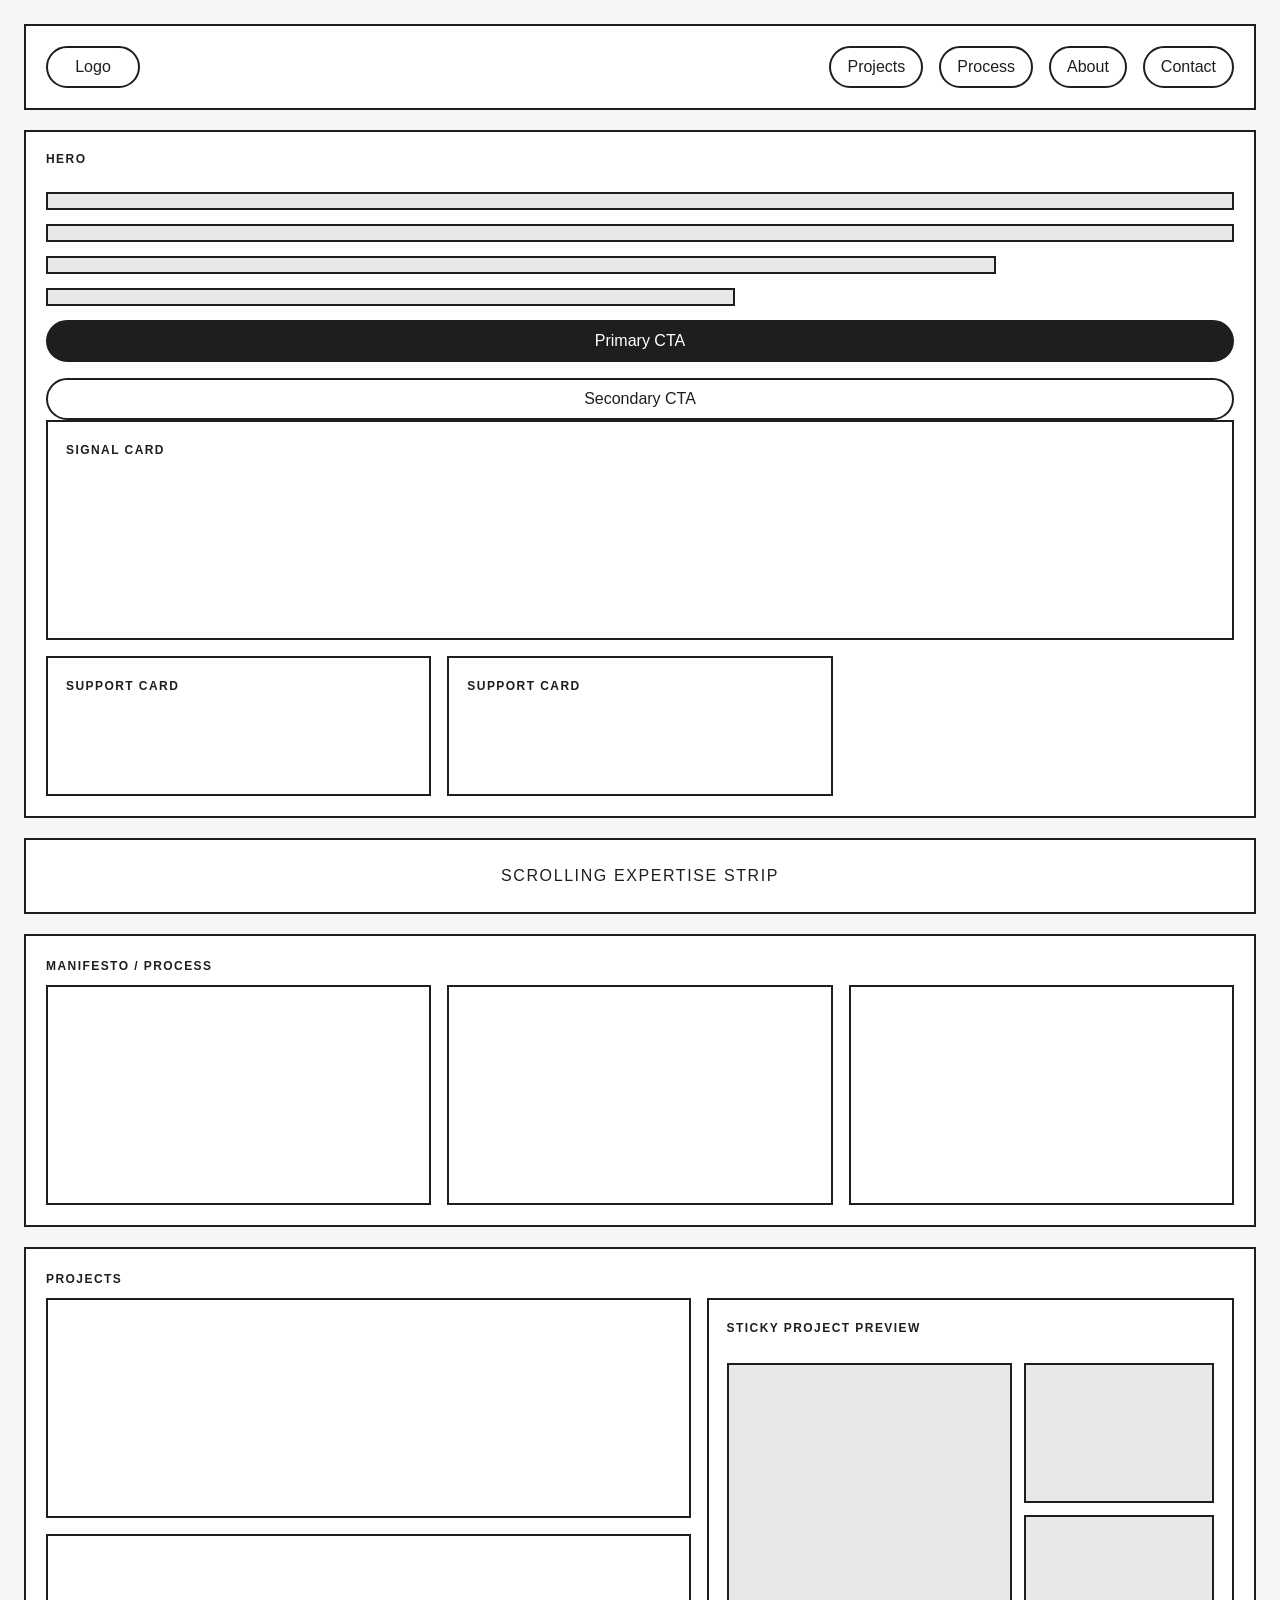
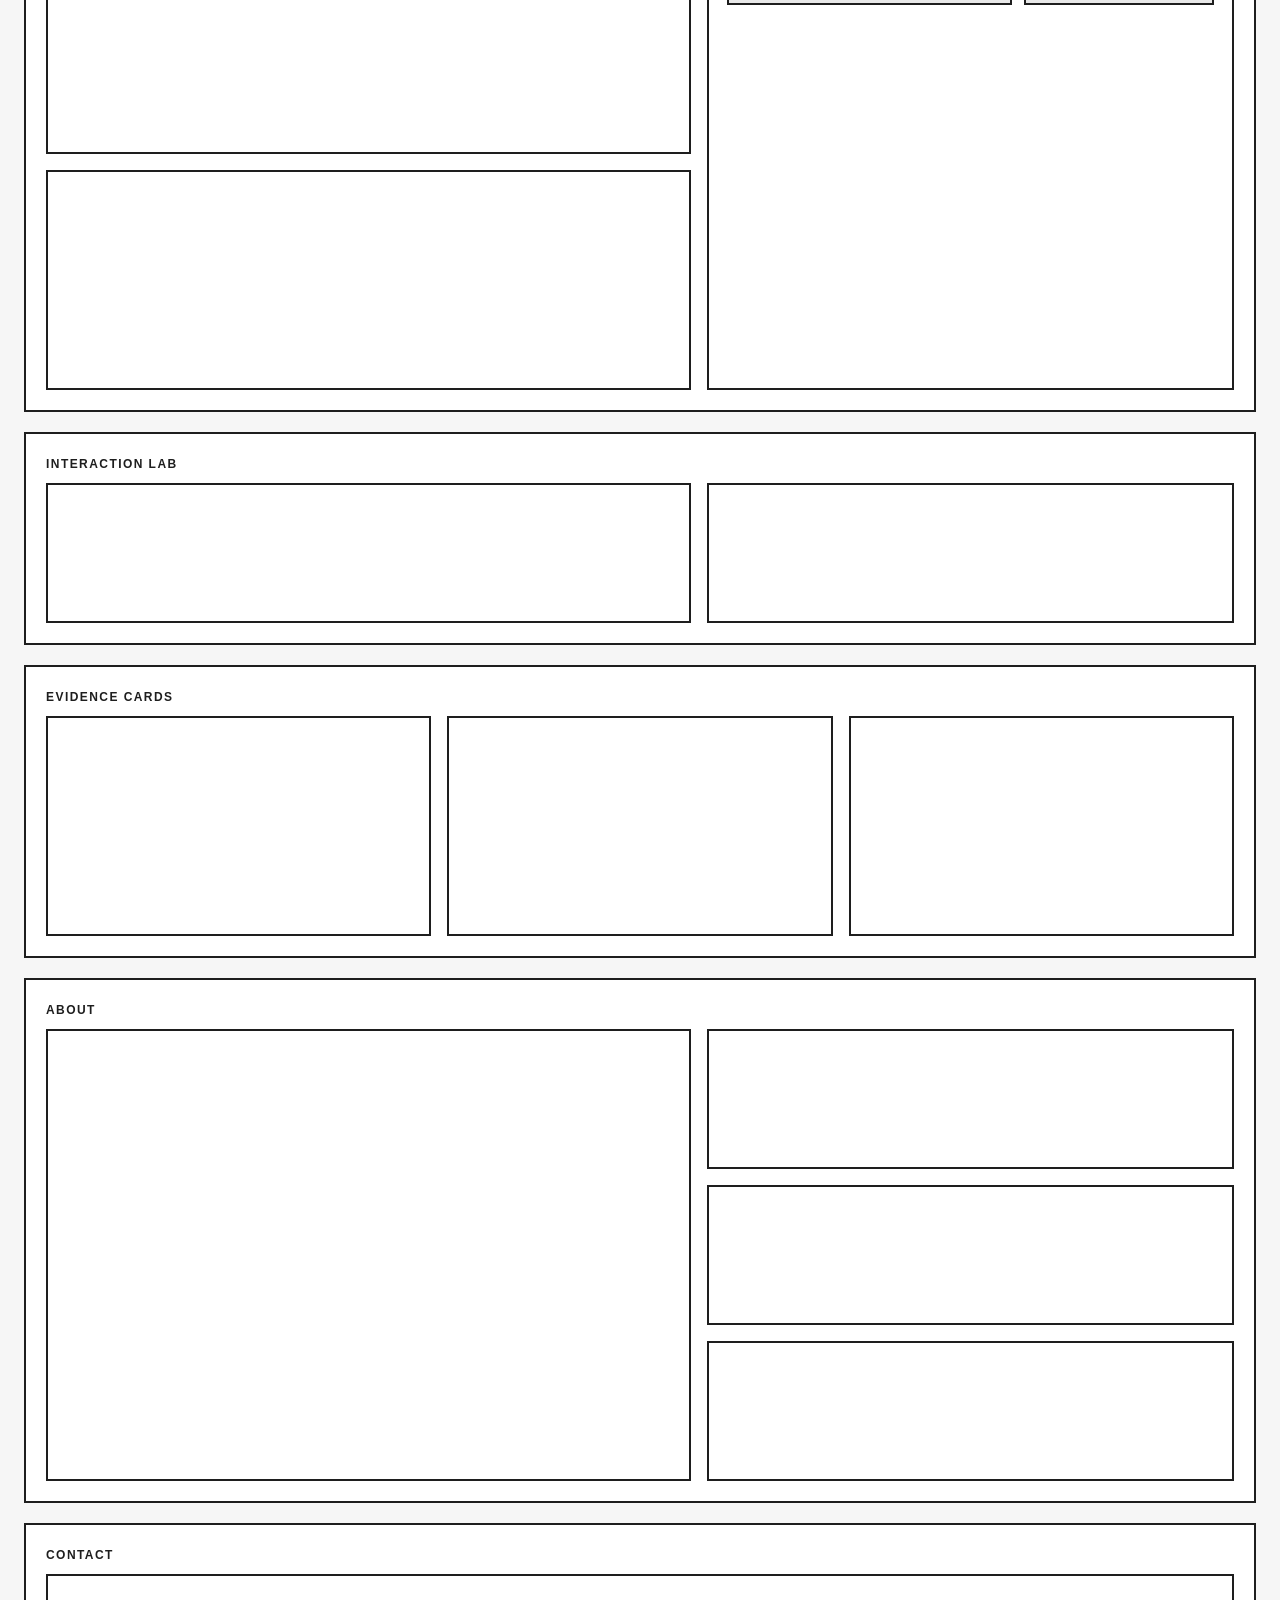
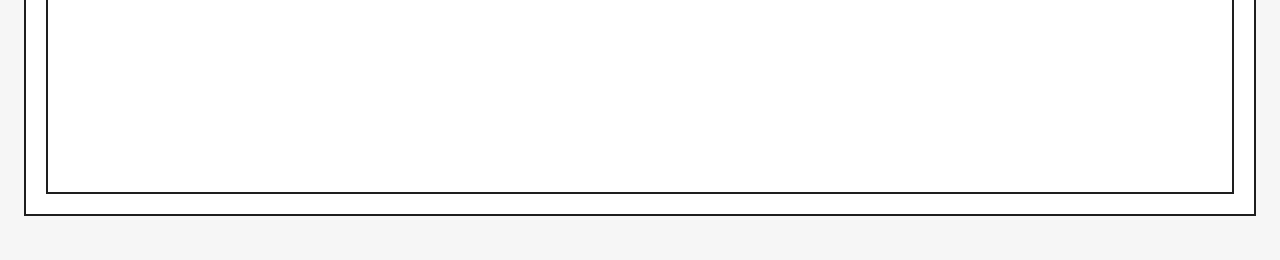
<file: figma-wireframe.html>
<!DOCTYPE html>
<html lang="en">
<head>
<meta charset="UTF-8">
<meta name="viewport" content="width=device-width, initial-scale=1.0">
<title>Portfolio Wireframe</title>
<link rel="stylesheet" href="wireframe.css">
</head>
<body>
  <main class="wireframe-shell">
    <header class="wf-bar">
      <div class="wf-pill short">Logo</div>
      <div class="wf-nav">
        <span class="wf-pill">Projects</span>
        <span class="wf-pill">Process</span>
        <span class="wf-pill">About</span>
        <span class="wf-pill">Contact</span>
      </div>
    </header>

    <section class="wf-section wf-hero">
      <div class="wf-copy">
        <span class="wf-label">Hero</span>
        <div class="wf-line xl"></div>
        <div class="wf-line xl"></div>
        <div class="wf-line lg"></div>
        <div class="wf-line md"></div>
        <div class="wf-buttons">
          <span class="wf-pill dark">Primary CTA</span>
          <span class="wf-pill">Secondary CTA</span>
        </div>
      </div>
      <div class="wf-card-grid">
        <div class="wf-card large">
          <span class="wf-label">Signal Card</span>
        </div>
        <div class="wf-card">
          <span class="wf-label">Support Card</span>
        </div>
        <div class="wf-card">
          <span class="wf-label">Support Card</span>
        </div>
      </div>
    </section>

    <section class="wf-strip">
      <span>Scrolling Expertise Strip</span>
    </section>

    <section class="wf-section">
      <span class="wf-label">Manifesto / Process</span>
      <div class="wf-grid three">
        <div class="wf-card tall"></div>
        <div class="wf-card tall"></div>
        <div class="wf-card tall"></div>
      </div>
    </section>

    <section class="wf-section">
      <span class="wf-label">Projects</span>
      <div class="wf-projects">
        <div class="wf-list">
          <div class="wf-card tile"></div>
          <div class="wf-card tile"></div>
          <div class="wf-card tile"></div>
        </div>
        <div class="wf-card preview">
          <span class="wf-label">Sticky Project Preview</span>
          <div class="wf-preview-grid">
            <div></div>
            <div></div>
            <div></div>
          </div>
        </div>
      </div>
    </section>

    <section class="wf-section">
      <span class="wf-label">Interaction Lab</span>
      <div class="wf-lab">
        <div class="wf-card tabs"></div>
        <div class="wf-card content"></div>
      </div>
    </section>

    <section class="wf-section">
      <span class="wf-label">Evidence Cards</span>
      <div class="wf-grid three">
        <div class="wf-card tall"></div>
        <div class="wf-card tall"></div>
        <div class="wf-card tall"></div>
      </div>
    </section>

    <section class="wf-section">
      <span class="wf-label">About</span>
      <div class="wf-about">
        <div class="wf-card about-main"></div>
        <div class="wf-stack">
          <div class="wf-card"></div>
          <div class="wf-card"></div>
          <div class="wf-card"></div>
        </div>
      </div>
    </section>

    <section class="wf-section">
      <span class="wf-label">Contact</span>
      <div class="wf-card contact"></div>
    </section>
  </main>
</body>
</html>
</file>
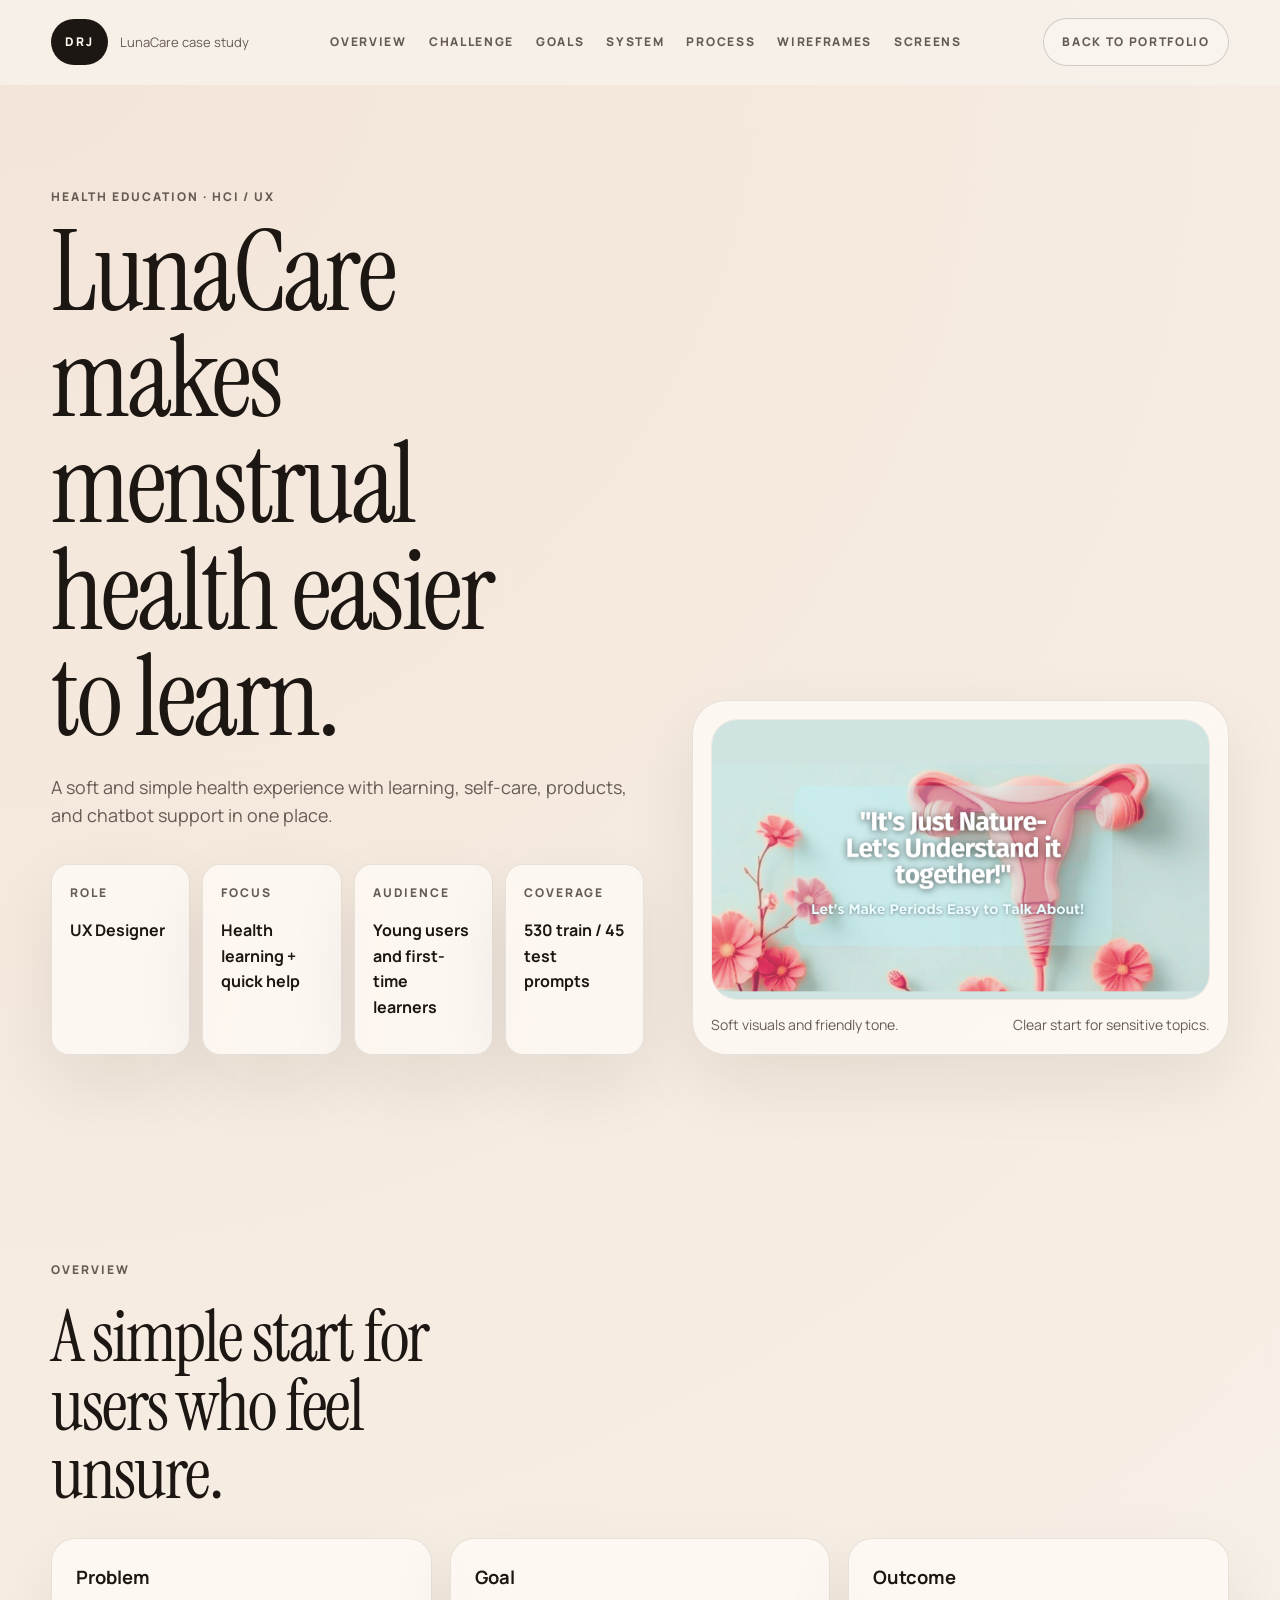
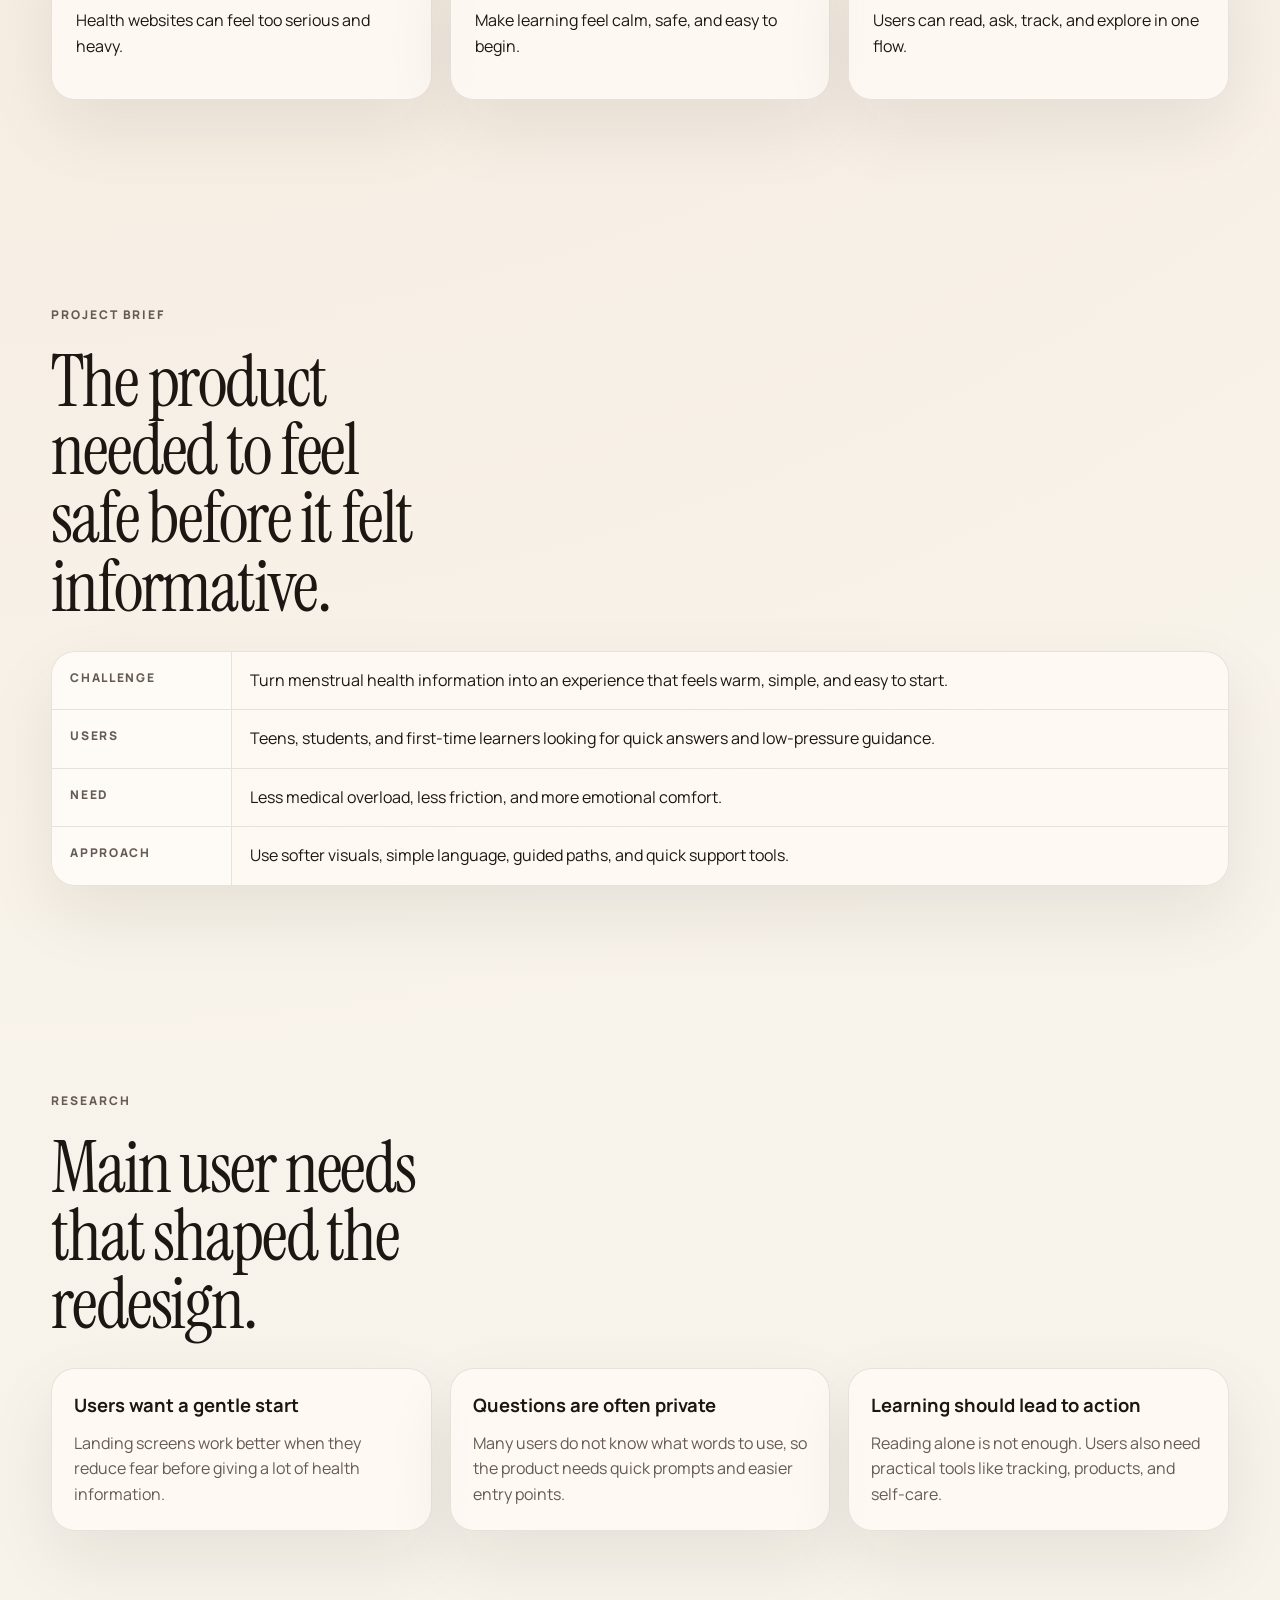
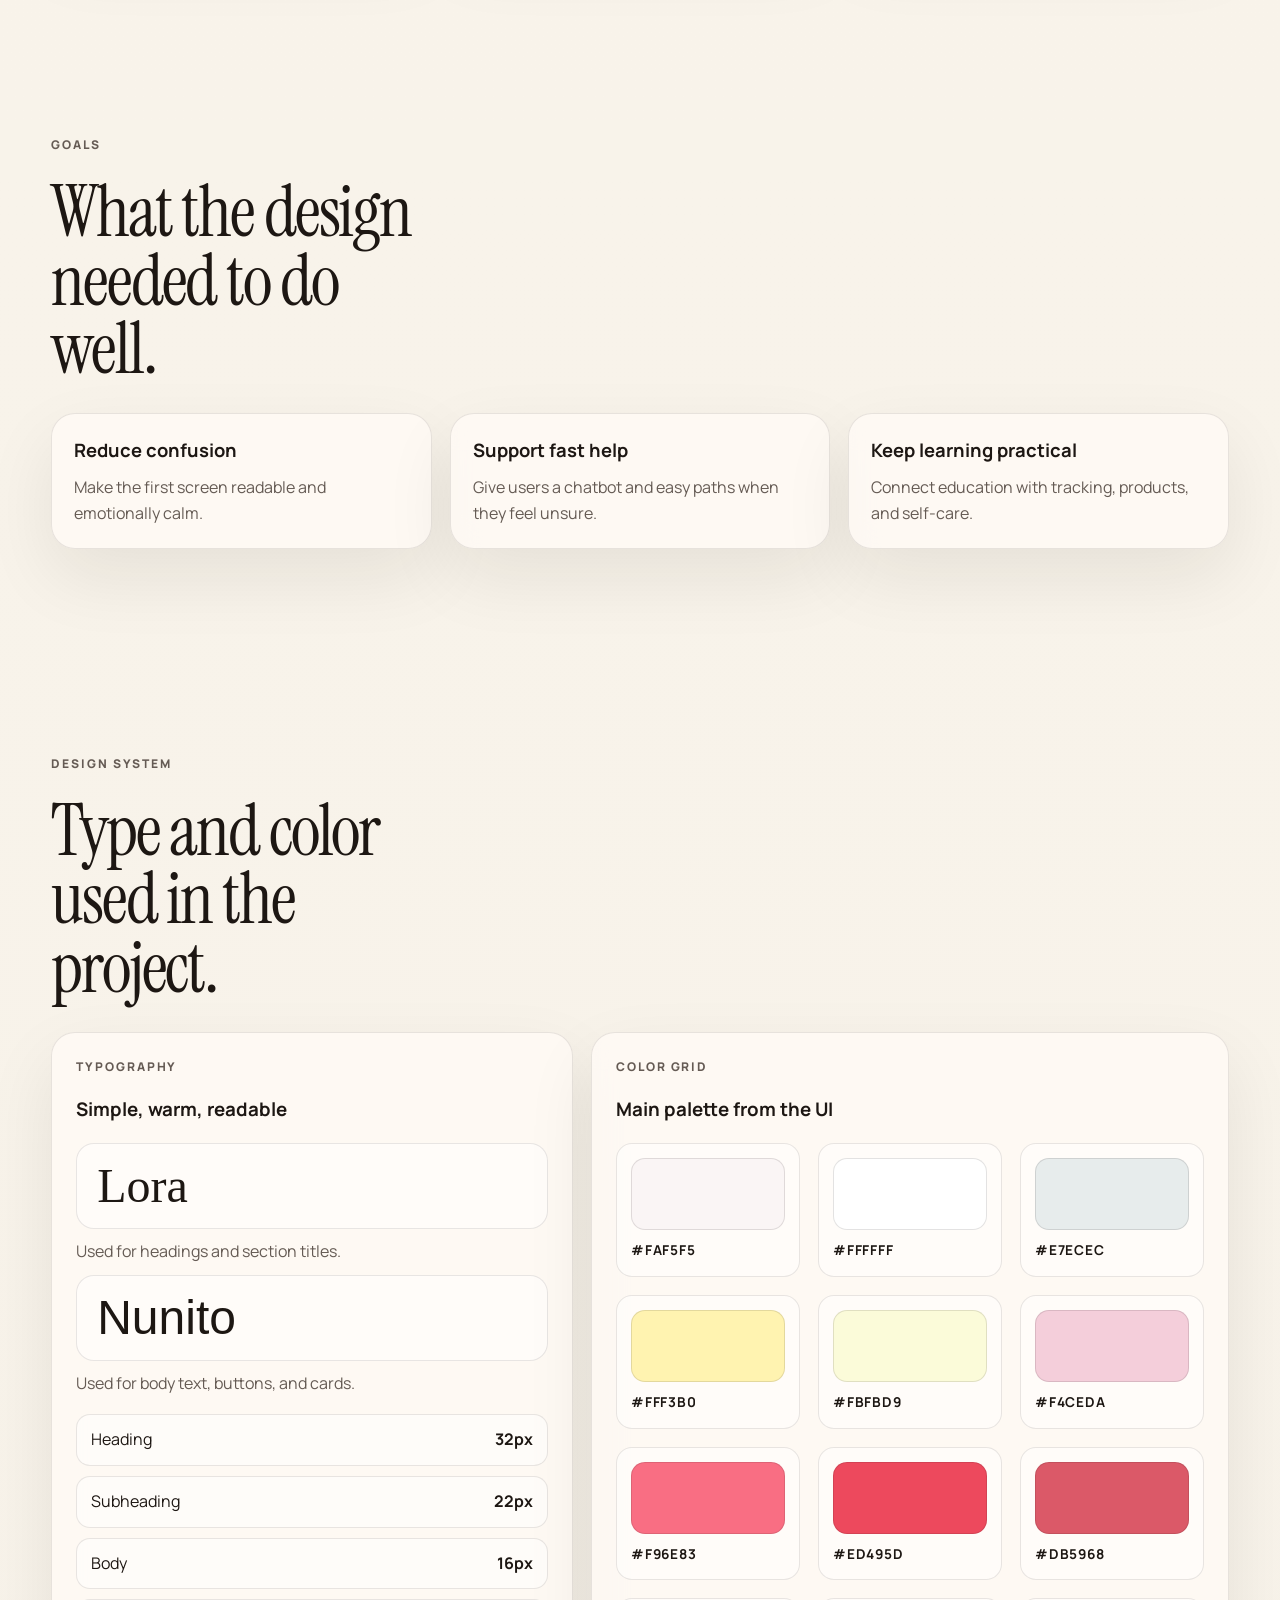
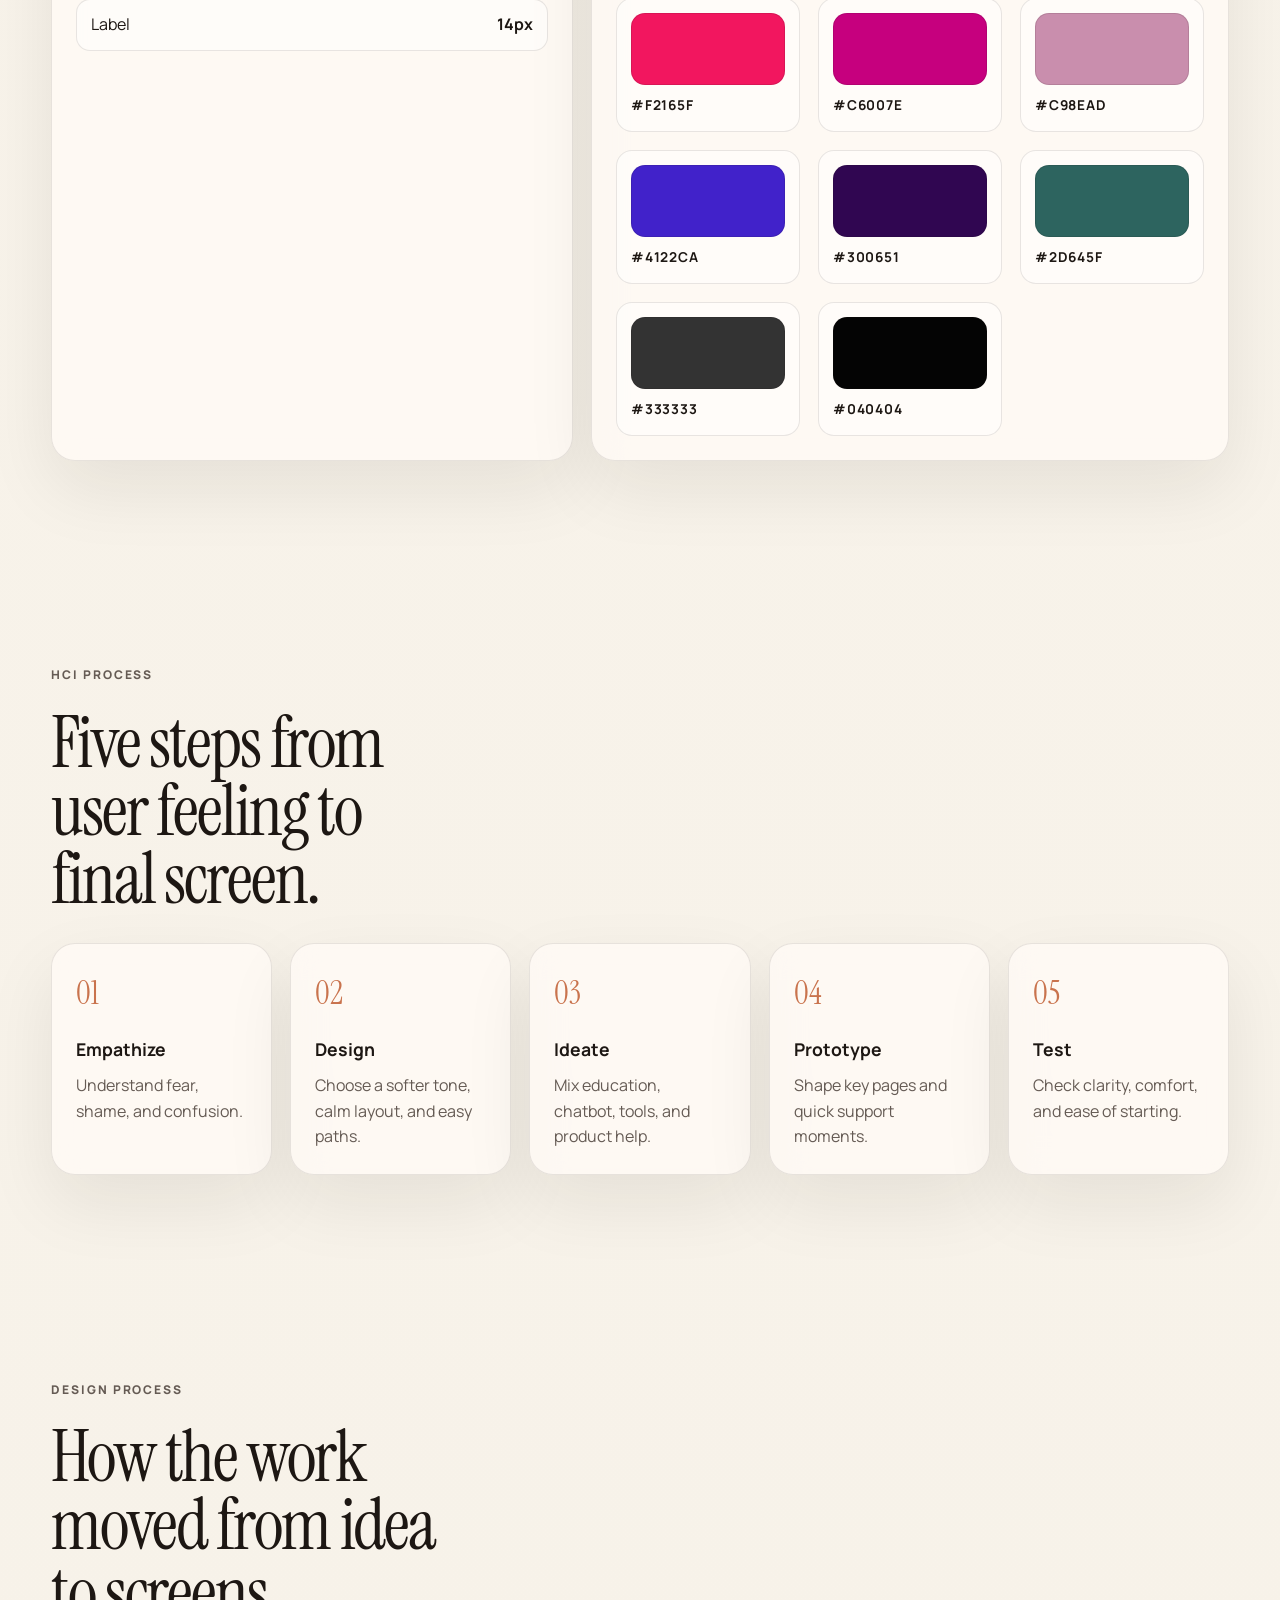
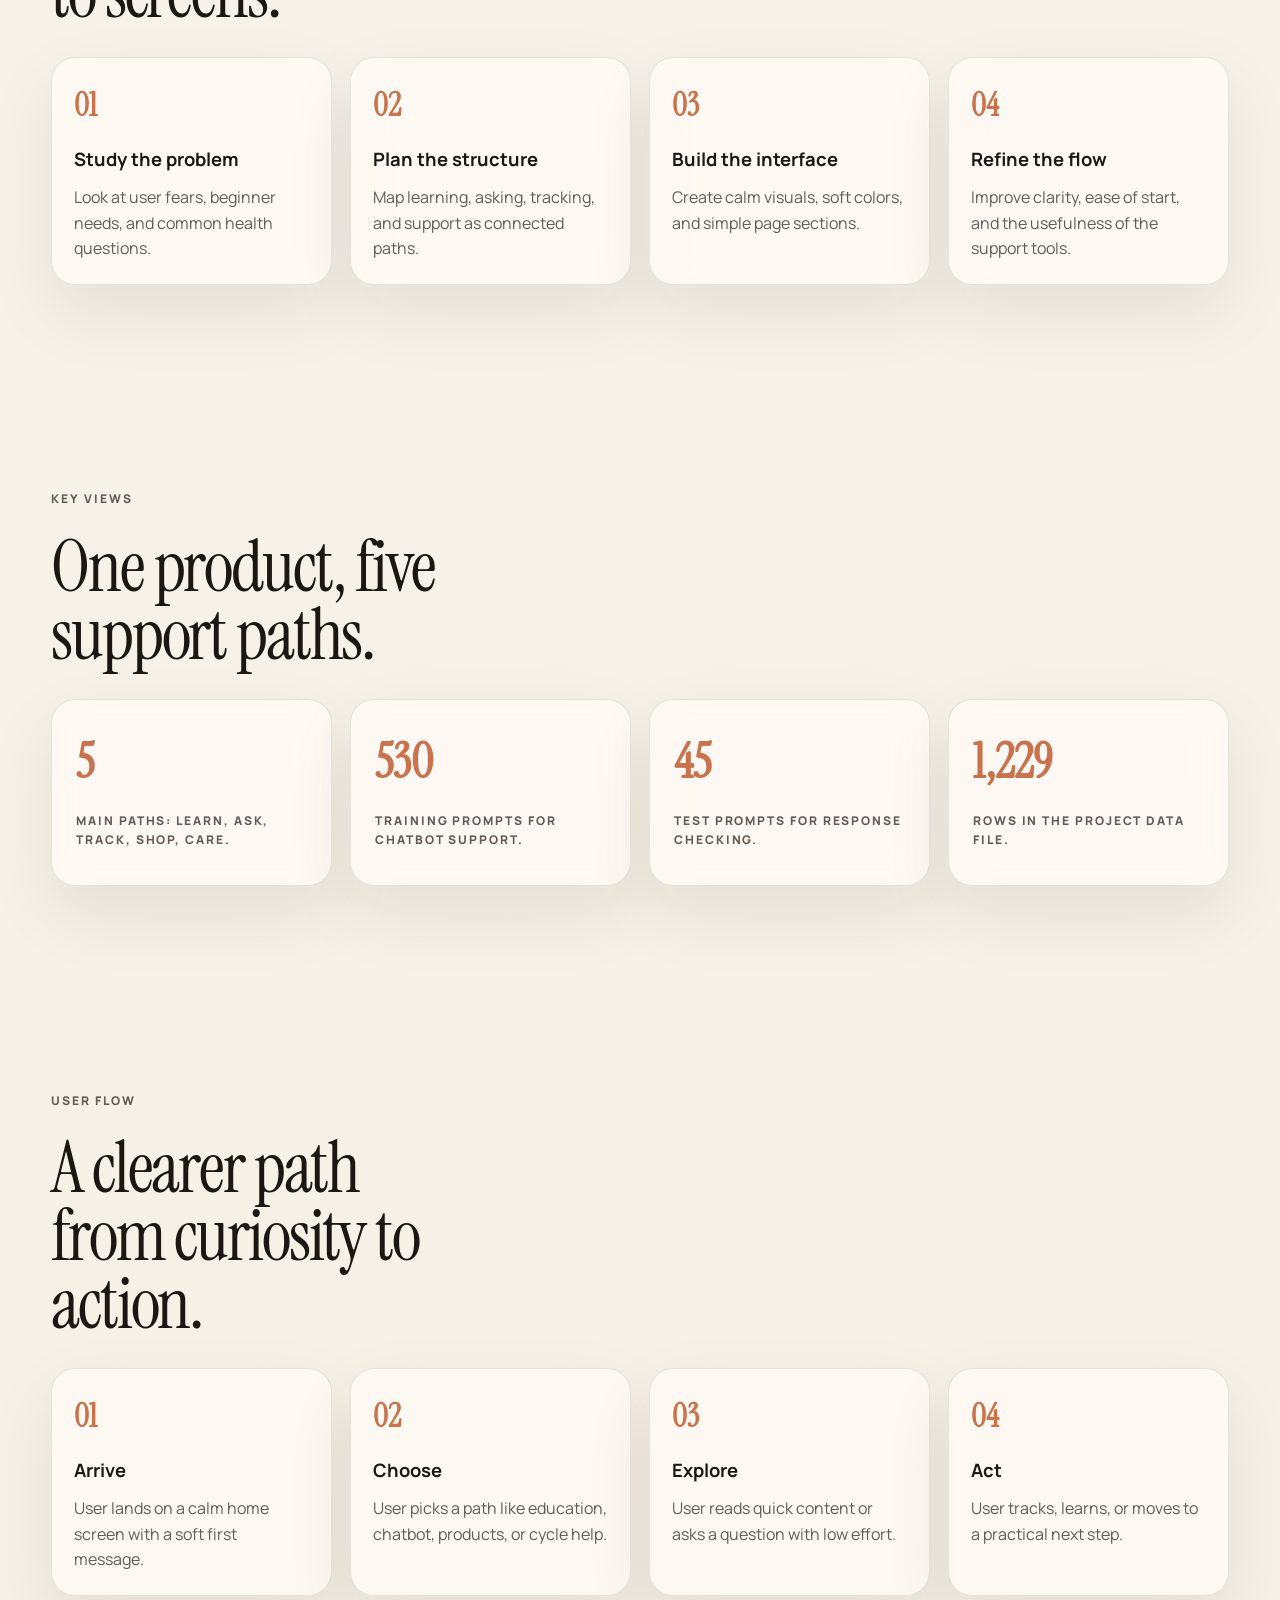
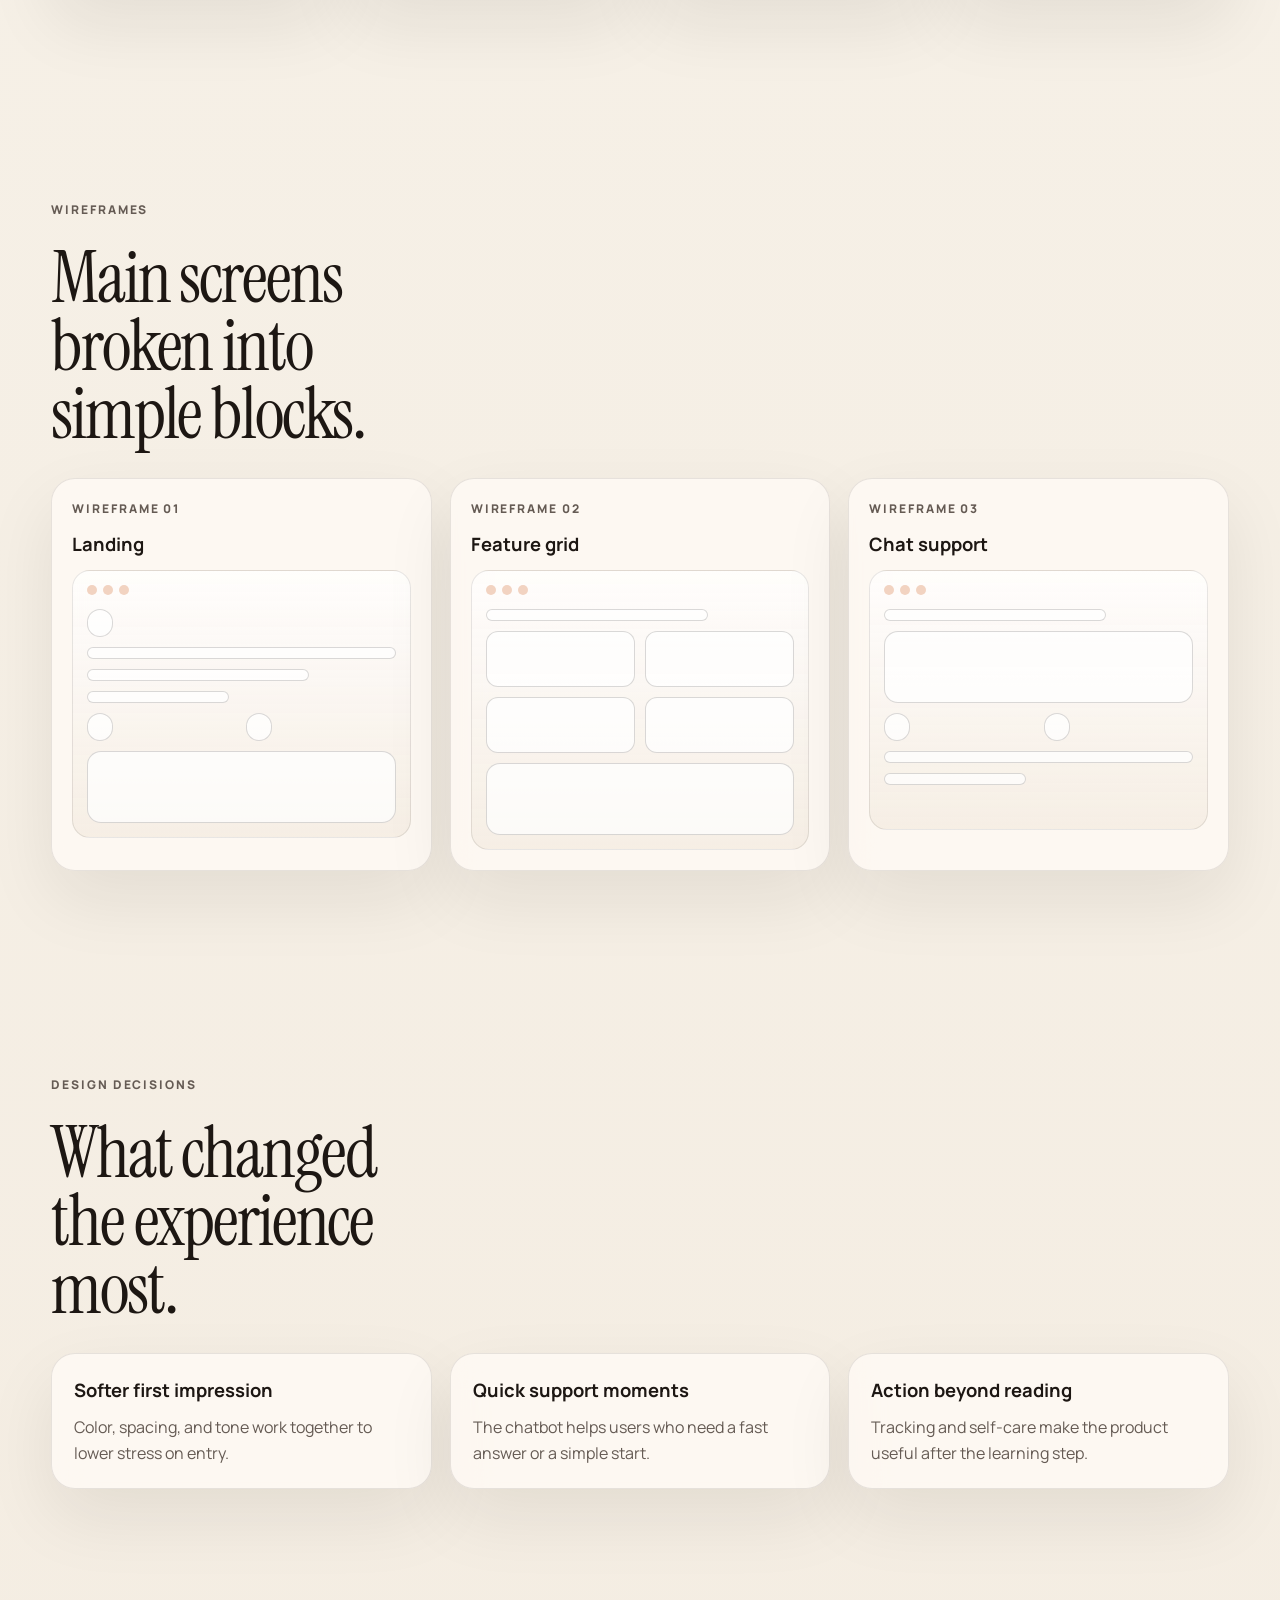
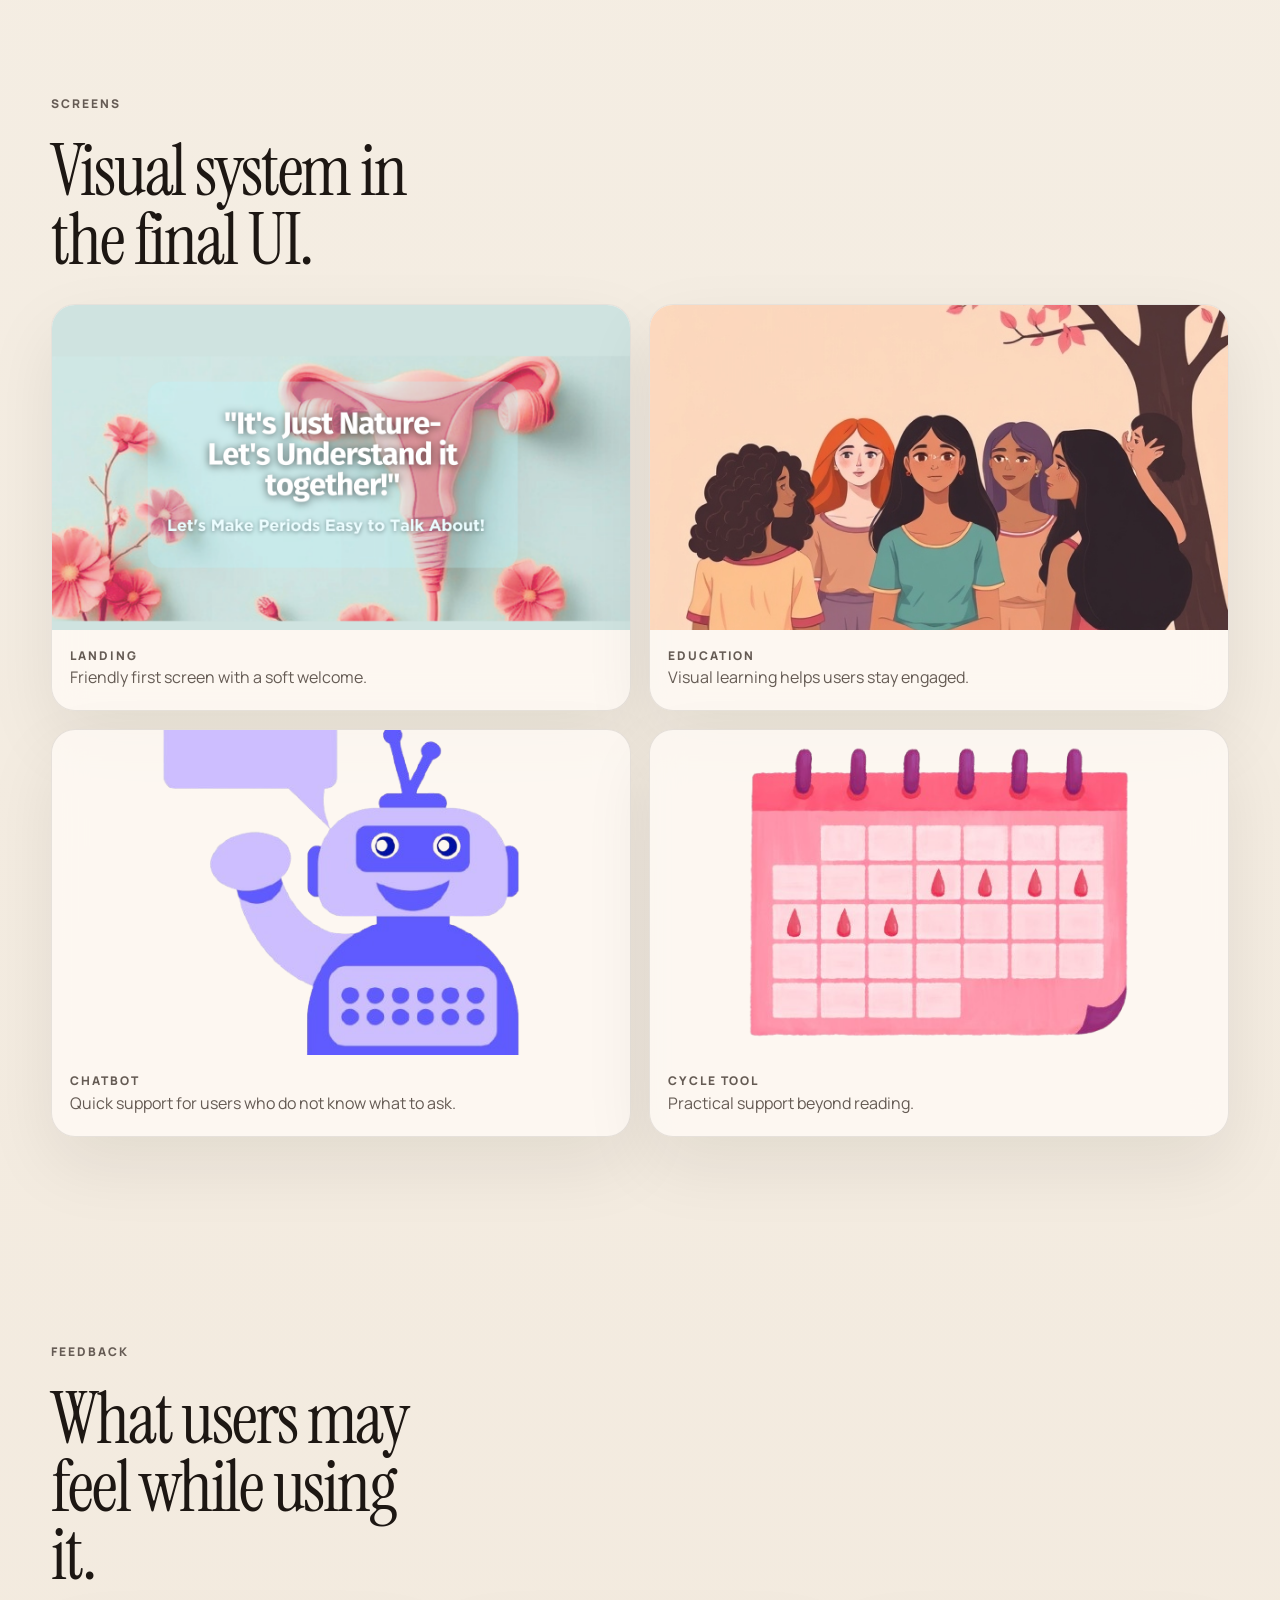
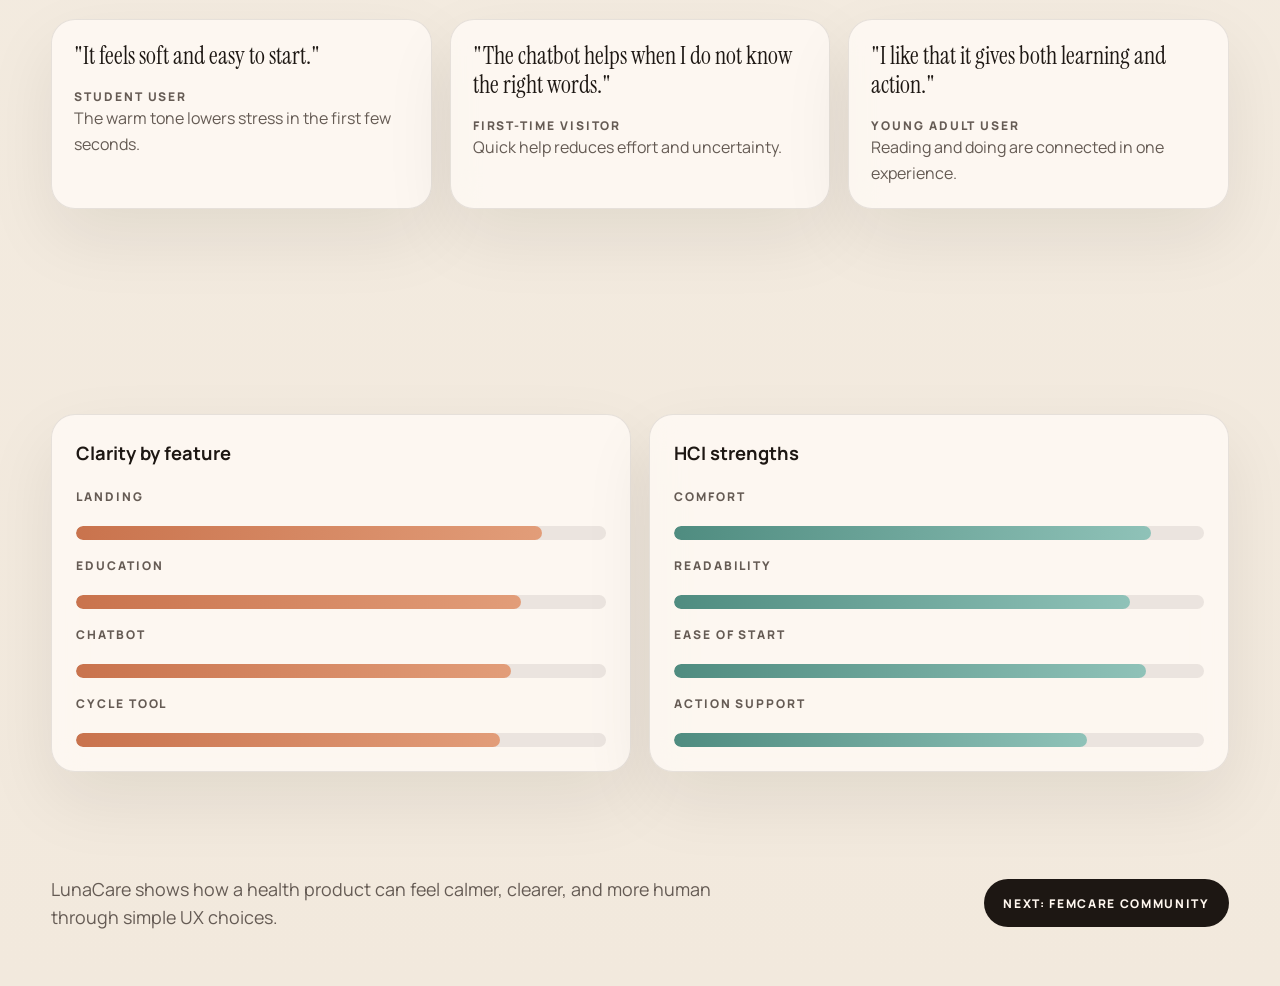
<file: lunacare-case-study.html>
<!DOCTYPE html>
<html lang="en">
<head>
<meta charset="UTF-8">
<meta name="viewport" content="width=device-width, initial-scale=1.0">
<title>LunaCare Case Study</title>
<link rel="preconnect" href="https://fonts.googleapis.com">
<link rel="preconnect" href="https://fonts.gstatic.com" crossorigin>
<link href="https://fonts.googleapis.com/css2?family=Instrument+Serif:ital@0;1&family=Manrope:wght@400;500;600;700;800&display=swap" rel="stylesheet">
<link rel="stylesheet" href="case-study.css">
</head>
<body>
  <div class="page-shell">
    <header class="case-topbar" id="caseTopbar">
      <a class="case-brand" href="index.html">
        <span class="case-brand-mark">DRJ</span>
        <span>LunaCare case study</span>
      </a>
      <nav class="case-nav">
        <a href="#overview">Overview</a>
        <a href="#challenge">Challenge</a>
        <a href="#goals">Goals</a>
        <a href="#system">System</a>
        <a href="#process">Process</a>
        <a href="#wireframes">Wireframes</a>
        <a href="#screens">Screens</a>
      </nav>
      <a class="case-home-link" href="index.html">Back to Portfolio</a>
    </header>

    <section class="case-section case-hero">
      <div class="reveal">
        <p class="eyebrow">Health Education &middot; HCI / UX</p>
        <h1>LunaCare makes menstrual health easier to learn.</h1>
        <p class="hero-summary">
          A soft and simple health experience with learning, self-care, products, and chatbot support in one place.
        </p>
        <div class="hero-meta">
          <div class="hero-meta-card">
            <p class="meta-label">Role</p>
            <p class="meta-value">UX Designer</p>
          </div>
          <div class="hero-meta-card">
            <p class="meta-label">Focus</p>
            <p class="meta-value">Health learning + quick help</p>
          </div>
          <div class="hero-meta-card">
            <p class="meta-label">Audience</p>
            <p class="meta-value">Young users and first-time learners</p>
          </div>
          <div class="hero-meta-card">
            <p class="meta-label">Coverage</p>
            <p class="meta-value">530 train / 45 test prompts</p>
          </div>
        </div>
      </div>
      <div class="hero-stage reveal">
        <img src="assets/images/lunacare/lunacare-hero.png" alt="LunaCare landing screen">
        <div class="hero-stage-caption">
          <span>Soft visuals and friendly tone.</span>
          <span>Clear start for sensitive topics.</span>
        </div>
      </div>
    </section>

    <section class="case-section" id="overview">
      <div class="section-heading reveal">
        <p class="section-kicker">Overview</p>
        <h2>A simple start for users who feel unsure.</h2>
      </div>
      <div class="story-list">
        <article class="story-card reveal">
          <h3>Problem</h3>
          <p>Health websites can feel too serious and heavy.</p>
        </article>
        <article class="story-card reveal">
          <h3>Goal</h3>
          <p>Make learning feel calm, safe, and easy to begin.</p>
        </article>
        <article class="story-card reveal">
          <h3>Outcome</h3>
          <p>Users can read, ask, track, and explore in one flow.</p>
        </article>
      </div>
    </section>

    <section class="case-section" id="challenge">
      <div class="section-heading reveal">
        <p class="section-kicker">Project Brief</p>
        <h2>The product needed to feel safe before it felt informative.</h2>
      </div>
      <div class="mini-table reveal">
        <div class="mini-table-row">
          <div class="mini-table-label">Challenge</div>
          <div class="mini-table-value">Turn menstrual health information into an experience that feels warm, simple, and easy to start.</div>
        </div>
        <div class="mini-table-row">
          <div class="mini-table-label">Users</div>
          <div class="mini-table-value">Teens, students, and first-time learners looking for quick answers and low-pressure guidance.</div>
        </div>
        <div class="mini-table-row">
          <div class="mini-table-label">Need</div>
          <div class="mini-table-value">Less medical overload, less friction, and more emotional comfort.</div>
        </div>
        <div class="mini-table-row">
          <div class="mini-table-label">Approach</div>
          <div class="mini-table-value">Use softer visuals, simple language, guided paths, and quick support tools.</div>
        </div>
      </div>
    </section>

    <section class="case-section">
      <div class="section-heading reveal">
        <p class="section-kicker">Research</p>
        <h2>Main user needs that shaped the redesign.</h2>
      </div>
      <div class="insight-grid">
        <article class="insight-card reveal">
          <h3>Users want a gentle start</h3>
          <p>Landing screens work better when they reduce fear before giving a lot of health information.</p>
        </article>
        <article class="insight-card reveal">
          <h3>Questions are often private</h3>
          <p>Many users do not know what words to use, so the product needs quick prompts and easier entry points.</p>
        </article>
        <article class="insight-card reveal">
          <h3>Learning should lead to action</h3>
          <p>Reading alone is not enough. Users also need practical tools like tracking, products, and self-care.</p>
        </article>
      </div>
    </section>

    <section class="case-section" id="goals">
      <div class="section-heading reveal">
        <p class="section-kicker">Goals</p>
        <h2>What the design needed to do well.</h2>
      </div>
      <div class="goal-grid">
        <article class="goal-card reveal">
          <h3>Reduce confusion</h3>
          <p>Make the first screen readable and emotionally calm.</p>
        </article>
        <article class="goal-card reveal">
          <h3>Support fast help</h3>
          <p>Give users a chatbot and easy paths when they feel unsure.</p>
        </article>
        <article class="goal-card reveal">
          <h3>Keep learning practical</h3>
          <p>Connect education with tracking, products, and self-care.</p>
        </article>
      </div>
    </section>

    <section class="case-section" id="system">
      <div class="section-heading reveal">
        <p class="section-kicker">Design System</p>
        <h2>Type and color used in the project.</h2>
      </div>
      <div class="system-grid">
        <article class="system-card reveal">
          <p class="wireframe-label">Typography</p>
          <h3>Simple, warm, readable</h3>
          <div class="type-specimen">
            <div class="type-sample serif">Lora</div>
            <p class="type-note">Used for headings and section titles.</p>
            <div class="type-sample sans">Nunito</div>
            <p class="type-note">Used for body text, buttons, and cards.</p>
          </div>
          <div class="type-scale">
            <div class="type-scale-row">
              <span>Heading</span>
              <strong>32px</strong>
            </div>
            <div class="type-scale-row">
              <span>Subheading</span>
              <strong>22px</strong>
            </div>
            <div class="type-scale-row">
              <span>Body</span>
              <strong>16px</strong>
            </div>
            <div class="type-scale-row">
              <span>Label</span>
              <strong>14px</strong>
            </div>
          </div>
        </article>
        <article class="system-card reveal">
          <p class="wireframe-label">Color Grid</p>
          <h3>Main palette from the UI</h3>
          <div class="palette-grid">
            <div class="color-chip"><span class="swatch" style="background:#faf5f5"></span><strong>#FAF5F5</strong></div>
            <div class="color-chip"><span class="swatch" style="background:#ffffff"></span><strong>#FFFFFF</strong></div>
            <div class="color-chip"><span class="swatch" style="background:#e7ecec"></span><strong>#E7ECEC</strong></div>
            <div class="color-chip"><span class="swatch" style="background:#fff3b0"></span><strong>#FFF3B0</strong></div>
            <div class="color-chip"><span class="swatch" style="background:#fbfbd9"></span><strong>#FBFBD9</strong></div>
            <div class="color-chip"><span class="swatch" style="background:#f4ceda"></span><strong>#F4CEDA</strong></div>
            <div class="color-chip"><span class="swatch" style="background:#f96e83"></span><strong>#F96E83</strong></div>
            <div class="color-chip"><span class="swatch" style="background:#ed495d"></span><strong>#ED495D</strong></div>
            <div class="color-chip"><span class="swatch" style="background:#DB5968"></span><strong>#DB5968</strong></div>
            <div class="color-chip"><span class="swatch" style="background:#f2165f"></span><strong>#F2165F</strong></div>
            <div class="color-chip"><span class="swatch" style="background:#c6007e"></span><strong>#C6007E</strong></div>
            <div class="color-chip"><span class="swatch" style="background:#c98ead"></span><strong>#C98EAD</strong></div>
            <div class="color-chip"><span class="swatch" style="background:#4122ca"></span><strong>#4122CA</strong></div>
            <div class="color-chip"><span class="swatch" style="background:#300651"></span><strong>#300651</strong></div>
            <div class="color-chip"><span class="swatch" style="background:#2d645f"></span><strong>#2D645F</strong></div>
            <div class="color-chip"><span class="swatch" style="background:#333"></span><strong>#333333</strong></div>
            <div class="color-chip"><span class="swatch" style="background:#040404"></span><strong>#040404</strong></div>
          </div>
        </article>
      </div>
    </section>

    <section class="case-section" id="process">
      <div class="section-heading reveal">
        <p class="section-kicker">HCI Process</p>
        <h2>Five steps from user feeling to final screen.</h2>
      </div>
      <div class="hci-flow">
        <article class="hci-step reveal">
          <span>01</span>
          <h3>Empathize</h3>
          <p>Understand fear, shame, and confusion.</p>
        </article>
        <article class="hci-step reveal">
          <span>02</span>
          <h3>Design</h3>
          <p>Choose a softer tone, calm layout, and easy paths.</p>
        </article>
        <article class="hci-step reveal">
          <span>03</span>
          <h3>Ideate</h3>
          <p>Mix education, chatbot, tools, and product help.</p>
        </article>
        <article class="hci-step reveal">
          <span>04</span>
          <h3>Prototype</h3>
          <p>Shape key pages and quick support moments.</p>
        </article>
        <article class="hci-step reveal">
          <span>05</span>
          <h3>Test</h3>
          <p>Check clarity, comfort, and ease of starting.</p>
        </article>
      </div>
    </section>

    <section class="case-section">
      <div class="section-heading reveal">
        <p class="section-kicker">Design Process</p>
        <h2>How the work moved from idea to screens.</h2>
      </div>
      <div class="timeline-grid">
        <article class="timeline-card reveal">
          <strong>01</strong>
          <h3>Study the problem</h3>
          <p>Look at user fears, beginner needs, and common health questions.</p>
        </article>
        <article class="timeline-card reveal">
          <strong>02</strong>
          <h3>Plan the structure</h3>
          <p>Map learning, asking, tracking, and support as connected paths.</p>
        </article>
        <article class="timeline-card reveal">
          <strong>03</strong>
          <h3>Build the interface</h3>
          <p>Create calm visuals, soft colors, and simple page sections.</p>
        </article>
        <article class="timeline-card reveal">
          <strong>04</strong>
          <h3>Refine the flow</h3>
          <p>Improve clarity, ease of start, and the usefulness of the support tools.</p>
        </article>
      </div>
    </section>

    <section class="case-section">
      <div class="section-heading reveal">
        <p class="section-kicker">Key Views</p>
        <h2>One product, five support paths.</h2>
      </div>
      <div class="impact-grid">
        <article class="impact-card reveal">
          <strong>5</strong>
          <p class="impact-label">Main paths: learn, ask, track, shop, care.</p>
        </article>
        <article class="impact-card reveal">
          <strong>530</strong>
          <p class="impact-label">Training prompts for chatbot support.</p>
        </article>
        <article class="impact-card reveal">
          <strong>45</strong>
          <p class="impact-label">Test prompts for response checking.</p>
        </article>
        <article class="impact-card reveal">
          <strong>1,229</strong>
          <p class="impact-label">Rows in the project data file.</p>
        </article>
      </div>
    </section>

    <section class="case-section">
      <div class="section-heading reveal">
        <p class="section-kicker">User Flow</p>
        <h2>A clearer path from curiosity to action.</h2>
      </div>
      <div class="flow-grid">
        <article class="flow-card reveal">
          <strong>01</strong>
          <h3>Arrive</h3>
          <p>User lands on a calm home screen with a soft first message.</p>
        </article>
        <article class="flow-card reveal">
          <strong>02</strong>
          <h3>Choose</h3>
          <p>User picks a path like education, chatbot, products, or cycle help.</p>
        </article>
        <article class="flow-card reveal">
          <strong>03</strong>
          <h3>Explore</h3>
          <p>User reads quick content or asks a question with low effort.</p>
        </article>
        <article class="flow-card reveal">
          <strong>04</strong>
          <h3>Act</h3>
          <p>User tracks, learns, or moves to a practical next step.</p>
        </article>
      </div>
    </section>

    <section class="case-section" id="wireframes">
      <div class="section-heading reveal">
        <p class="section-kicker">Wireframes</p>
        <h2>Main screens broken into simple blocks.</h2>
      </div>
      <div class="wireframe-grid">
        <article class="wireframe-card reveal">
          <p class="wireframe-label">Wireframe 01</p>
          <h3>Landing</h3>
          <div class="wireframe-screen">
            <div class="wf-browser"><span></span><span></span><span></span></div>
            <div class="wf-stack">
              <div class="wf-chip"></div>
              <div class="wf-line lg"></div>
              <div class="wf-line md"></div>
              <div class="wf-line sm"></div>
              <div class="wf-row">
                <div class="wf-chip"></div>
                <div class="wf-chip"></div>
              </div>
              <div class="wf-block"></div>
            </div>
          </div>
        </article>
        <article class="wireframe-card reveal">
          <p class="wireframe-label">Wireframe 02</p>
          <h3>Feature grid</h3>
          <div class="wireframe-screen">
            <div class="wf-browser"><span></span><span></span><span></span></div>
            <div class="wf-stack">
              <div class="wf-line md"></div>
              <div class="wf-row">
                <div class="wf-card-row"></div>
                <div class="wf-card-row"></div>
              </div>
              <div class="wf-row">
                <div class="wf-card-row"></div>
                <div class="wf-card-row"></div>
              </div>
              <div class="wf-block"></div>
            </div>
          </div>
        </article>
        <article class="wireframe-card reveal">
          <p class="wireframe-label">Wireframe 03</p>
          <h3>Chat support</h3>
          <div class="wireframe-screen">
            <div class="wf-browser"><span></span><span></span><span></span></div>
            <div class="wf-stack">
              <div class="wf-line md"></div>
              <div class="wf-block"></div>
              <div class="wf-row">
                <div class="wf-chip"></div>
                <div class="wf-chip"></div>
              </div>
              <div class="wf-line lg"></div>
              <div class="wf-line sm"></div>
            </div>
          </div>
        </article>
      </div>
    </section>

    <section class="case-section">
      <div class="section-heading reveal">
        <p class="section-kicker">Design Decisions</p>
        <h2>What changed the experience most.</h2>
      </div>
      <div class="decision-grid">
        <article class="decision-card reveal">
          <h3>Softer first impression</h3>
          <p>Color, spacing, and tone work together to lower stress on entry.</p>
        </article>
        <article class="decision-card reveal">
          <h3>Quick support moments</h3>
          <p>The chatbot helps users who need a fast answer or a simple start.</p>
        </article>
        <article class="decision-card reveal">
          <h3>Action beyond reading</h3>
          <p>Tracking and self-care make the product useful after the learning step.</p>
        </article>
      </div>
    </section>

    <section class="case-section" id="screens">
      <div class="section-heading reveal">
        <p class="section-kicker">Screens</p>
        <h2>Visual system in the final UI.</h2>
      </div>
      <div class="screenshot-grid">
        <article class="screenshot-card reveal">
          <img src="assets/images/lunacare/lunacare-hero.png" alt="LunaCare home hero">
          <div class="screenshot-caption">
            <p class="screenshot-label">Landing</p>
            <p>Friendly first screen with a soft welcome.</p>
          </div>
        </article>
        <article class="screenshot-card reveal">
          <img src="assets/images/lunacare/lunacare-awareness.jpg" alt="LunaCare awareness visual">
          <div class="screenshot-caption">
            <p class="screenshot-label">Education</p>
            <p>Visual learning helps users stay engaged.</p>
          </div>
        </article>
        <article class="screenshot-card reveal">
          <img src="assets/images/lunacare/lunacare-chatbot.png" alt="LunaCare chatbot icon">
          <div class="screenshot-caption">
            <p class="screenshot-label">Chatbot</p>
            <p>Quick support for users who do not know what to ask.</p>
          </div>
        </article>
        <article class="screenshot-card reveal">
          <img src="assets/images/lunacare/lunacare-calendar.png" alt="LunaCare calendar feature">
          <div class="screenshot-caption">
            <p class="screenshot-label">Cycle Tool</p>
            <p>Practical support beyond reading.</p>
          </div>
        </article>
      </div>
    </section>

    <section class="case-section" id="feedback">
      <div class="section-heading reveal">
        <p class="section-kicker">Feedback</p>
        <h2>What users may feel while using it.</h2>
      </div>
      <div class="feedback-grid">
        <article class="feedback-card reveal">
          <blockquote>"It feels soft and easy to start."</blockquote>
          <p class="feedback-role">Student user</p>
          <p>The warm tone lowers stress in the first few seconds.</p>
        </article>
        <article class="feedback-card reveal">
          <blockquote>"The chatbot helps when I do not know the right words."</blockquote>
          <p class="feedback-role">First-time visitor</p>
          <p>Quick help reduces effort and uncertainty.</p>
        </article>
        <article class="feedback-card reveal">
          <blockquote>"I like that it gives both learning and action."</blockquote>
          <p class="feedback-role">Young adult user</p>
          <p>Reading and doing are connected in one experience.</p>
        </article>
      </div>
    </section>

    <section class="case-section">
      <div class="chart-grid">
        <article class="chart-card reveal">
          <h3>Clarity by feature</h3>
          <div class="chart-bars">
            <div class="chart-row">
              <div class="chart-label">Landing</div>
              <div class="chart-track"><div class="chart-fill" style="width: 88%"></div></div>
            </div>
            <div class="chart-row">
              <div class="chart-label">Education</div>
              <div class="chart-track"><div class="chart-fill" style="width: 84%"></div></div>
            </div>
            <div class="chart-row">
              <div class="chart-label">Chatbot</div>
              <div class="chart-track"><div class="chart-fill" style="width: 82%"></div></div>
            </div>
            <div class="chart-row">
              <div class="chart-label">Cycle tool</div>
              <div class="chart-track"><div class="chart-fill" style="width: 80%"></div></div>
            </div>
          </div>
        </article>
        <article class="chart-card reveal">
          <h3>HCI strengths</h3>
          <div class="chart-bars">
            <div class="chart-row">
              <div class="chart-label">Comfort</div>
              <div class="chart-track"><div class="chart-fill mint" style="width: 90%"></div></div>
            </div>
            <div class="chart-row">
              <div class="chart-label">Readability</div>
              <div class="chart-track"><div class="chart-fill mint" style="width: 86%"></div></div>
            </div>
            <div class="chart-row">
              <div class="chart-label">Ease of start</div>
              <div class="chart-track"><div class="chart-fill mint" style="width: 89%"></div></div>
            </div>
            <div class="chart-row">
              <div class="chart-label">Action support</div>
              <div class="chart-track"><div class="chart-fill mint" style="width: 78%"></div></div>
            </div>
          </div>
        </article>
      </div>
    </section>

    <div class="footer-back">
      <p class="hero-summary" style="margin:0;">LunaCare shows how a health product can feel calmer, clearer, and more human through simple UX choices.</p>
      <a class="case-home-link" href="femcare-community-case-study.html">Next: FemCare Community</a>
    </div>
  </div>

  <script src="case-study.js"></script>
</body>
</html>
</file>
<file: style.css>
:root {
  --bg: #f3efe6;
  --surface: #fbf8f1;
  --surface-strong: #e7dfcf;
  --card: rgba(255, 252, 246, 0.74);
  --text: #181512;
  --text-soft: #575049;
  --line: rgba(24, 21, 18, 0.12);
  --line-strong: rgba(24, 21, 18, 0.2);
  --accent: #c95f37;
  --accent-soft: #f2c7af;
  --shadow: 0 24px 60px rgba(29, 22, 16, 0.08);
  --radius-lg: 32px;
  --radius-md: 22px;
  --radius-sm: 14px;
  --max: 1280px;
  --gutter: clamp(20px, 4vw, 56px);
  --serif: "Instrument Serif", Georgia, serif;
  --sans: "Manrope", system-ui, sans-serif;
  --transition: 240ms cubic-bezier(0.2, 0.8, 0.2, 1);
}

*,
*::before,
*::after {
  box-sizing: border-box;
}

html {
  scroll-behavior: smooth;
}

body {
  margin: 0;
  min-width: 320px;
  font-family: var(--sans);
  background:
    radial-gradient(circle at top left, rgba(201, 95, 55, 0.12), transparent 28%),
    radial-gradient(circle at 80% 20%, rgba(90, 112, 136, 0.12), transparent 20%),
    linear-gradient(180deg, #f5f1e8 0%, var(--bg) 45%, #efe6da 100%);
  color: var(--text);
  line-height: 1.55;
  overflow-x: hidden;
  -webkit-font-smoothing: antialiased;
}

a {
  color: inherit;
  text-decoration: none;
}

button,
input,
textarea {
  font: inherit;
}

button {
  border: 0;
  background: none;
}

.site-shell {
  width: min(100%, 1440px);
  margin: 0 auto;
}

.topbar {
  position: sticky;
  top: 0;
  z-index: 50;
  display: flex;
  align-items: center;
  justify-content: space-between;
  gap: 20px;
  padding: 20px var(--gutter);
  background: rgba(243, 239, 230, 0.82);
  backdrop-filter: blur(18px);
  border-bottom: 1px solid transparent;
  transition: padding var(--transition), border-color var(--transition), background var(--transition);
}

.topbar.scrolled {
  padding-top: 14px;
  padding-bottom: 14px;
  border-color: var(--line);
  background: rgba(243, 239, 230, 0.94);
}

.brand {
  display: inline-flex;
  align-items: center;
  gap: 14px;
}

.brand-mark {
  display: inline-flex;
  align-items: center;
  justify-content: center;
  min-width: 48px;
  height: 48px;
  padding: 0 16px;
  border-radius: 999px;
  background: rgba(255, 255, 255, 0.18);
  color: var(--text);
  font-size: 12px;
  font-weight: 800;
  letter-spacing: 0.16em;
  text-transform: uppercase;
  border: 1px solid rgba(255, 255, 255, 0.5);
  backdrop-filter: blur(18px);
  box-shadow: inset 0 1px 0 rgba(255,255,255,0.35), 0 12px 30px rgba(29, 22, 16, 0.08);
}

.brand-copy {
  max-width: 260px;
  font-size: 13px;
  color: var(--text-soft);
}

.desktop-nav {
  display: flex;
  align-items: center;
  gap: 28px;
}

.desktop-nav a,
.mobile-nav a,
.nav-toggle {
  font-size: 12px;
  font-weight: 700;
  letter-spacing: 0.12em;
  text-transform: uppercase;
  color: var(--text-soft);
}

.desktop-nav a::after,
.mobile-nav a::after {
  content: "";
  display: block;
  width: 0;
  height: 1px;
  margin-top: 6px;
  background: var(--text);
  transition: width var(--transition);
}

.desktop-nav a:hover::after,
.mobile-nav a:hover::after {
  width: 100%;
}

.nav-toggle {
  display: none;
  padding: 0;
}

.mobile-nav {
  display: none;
}

.section {
  padding: clamp(56px, 8vw, 112px) var(--gutter);
}

.hero {
  display: grid;
  grid-template-columns: minmax(0, 1.08fr) minmax(320px, 0.92fr);
  gap: clamp(28px, 5vw, 64px);
  align-items: end;
  min-height: calc(100vh - 84px);
}

.hero-copy h1,
.section-heading h2,
.about-panel h2,
.contact-panel h2,
.lab-content h3,
.project-preview h3,
.case-panel h2 {
  margin: 0;
  font-family: var(--serif);
  font-weight: 400;
  line-height: 0.92;
  letter-spacing: -0.03em;
}

.hero-copy h1 {
  max-width: 10ch;
  font-size: clamp(4rem, 11vw, 8.2rem);
}

.hero-text {
  max-width: 640px;
  margin: 28px 0 0;
  font-size: clamp(1rem, 1.6vw, 1.15rem);
  color: var(--text-soft);
}

.eyebrow,
.signal-label,
.preview-kicker,
.preview-label,
.project-meta,
.case-kicker,
.case-label,
.lab-label,
.about-card-label,
.evidence-year {
  margin: 0 0 12px;
  font-size: 12px;
  font-weight: 800;
  letter-spacing: 0.16em;
  text-transform: uppercase;
  color: var(--text-soft);
}

.hero-actions {
  display: flex;
  flex-wrap: wrap;
  gap: 14px;
  margin-top: 36px;
}

.button {
  display: inline-flex;
  align-items: center;
  justify-content: center;
  min-height: 54px;
  padding: 0 22px;
  border-radius: 999px;
  border: 1px solid transparent;
  transition: transform var(--transition), background var(--transition), color var(--transition), border-color var(--transition);
}

.button-primary {
  background: var(--text);
  color: #fff8ef;
}

.button-primary:hover {
  background: var(--accent);
  transform: translateY(-2px);
}

.button-secondary {
  border-color: var(--line-strong);
  color: var(--text);
  background: rgba(255, 255, 255, 0.28);
}

.button-secondary:hover {
  transform: translateY(-2px);
  border-color: var(--text);
}

.hero-stage {
  position: relative;
  padding: clamp(18px, 2vw, 24px);
  border: 1px solid var(--line);
  border-radius: var(--radius-lg);
  background: linear-gradient(180deg, rgba(255,255,255,0.55), rgba(255,255,255,0.16));
  box-shadow: var(--shadow);
}

.signal-main,
.signal-grid,
.signal-card,
.manifesto-card,
.project-tile,
.project-preview,
.lab-shell,
.evidence-card,
.about-card,
.contact-panel,
.case-panel {
  border: 1px solid var(--line);
  background: var(--card);
  backdrop-filter: blur(14px);
}

.signal-card,
.project-tile,
.project-preview,
.manifesto-card,
.evidence-card,
.about-card {
  position: relative;
  overflow: hidden;
}

.signal-card::before,
.project-tile::before,
.project-preview::before,
.manifesto-card::before,
.evidence-card::before,
.about-card::before {
  content: "";
  position: absolute;
  inset: 0;
  background: linear-gradient(135deg, rgba(255,255,255,0.28), rgba(255,255,255,0.02));
  opacity: 0;
  transition: opacity var(--transition);
  pointer-events: none;
}

.signal-main {
  padding: 28px;
  border-radius: calc(var(--radius-lg) - 4px);
}

.signal-main h2 {
  margin: 0 0 16px;
  font-family: var(--serif);
  font-size: clamp(2rem, 4vw, 3.4rem);
  line-height: 0.98;
  letter-spacing: -0.03em;
}

.signal-main p:last-child,
.signal-card p:last-child,
.manifesto-card p,
.project-tile p,
.preview-body,
.lab-content p,
.evidence-card p,
.about-panel p,
.about-card p,
.case-summary,
.case-columns p,
.case-note p,
.contact-links {
  color: var(--text-soft);
}

.signal-grid {
  display: grid;
  grid-template-columns: 1fr 1fr;
  gap: 16px;
  margin-top: 16px;
  background: transparent;
  border: 0;
}

.signal-card {
  padding: 24px;
  border-radius: var(--radius-md);
}

.signal-card h3 {
  margin: 0 0 10px;
  font-size: 1.2rem;
}

.ticker-shell {
  overflow: hidden;
  border-top: 1px solid var(--line);
  border-bottom: 1px solid var(--line);
  background: rgba(255,255,255,0.22);
}

.ticker {
  display: flex;
  gap: 48px;
  width: max-content;
  padding: 18px var(--gutter);
  animation: marquee 24s linear infinite;
}

.ticker span {
  font-size: 13px;
  font-weight: 800;
  letter-spacing: 0.14em;
  text-transform: uppercase;
  white-space: nowrap;
}

@keyframes marquee {
  from { transform: translateX(0); }
  to { transform: translateX(-35%); }
}

.section-heading {
  display: grid;
  gap: 10px;
  margin-bottom: 32px;
}

.section-heading h2 {
  max-width: 11ch;
  font-size: clamp(2.8rem, 6vw, 5rem);
}

.manifesto-grid,
.evidence-grid {
  display: grid;
  grid-template-columns: repeat(3, minmax(0, 1fr));
  gap: 18px;
}

.manifesto-card,
.evidence-card {
  min-height: 220px;
  padding: 24px;
  border-radius: var(--radius-md);
  transition: transform var(--transition), border-color var(--transition), background var(--transition);
}

.manifesto-card:hover,
.evidence-card:hover,
.project-tile:hover,
.about-card:hover,
.signal-card:hover,
.project-preview:hover {
  transform: translateY(-4px);
  border-color: var(--line-strong);
  background: rgba(255, 252, 246, 0.92);
  box-shadow: 0 18px 40px rgba(29, 22, 16, 0.1);
}

.manifesto-card:hover::before,
.evidence-card:hover::before,
.project-tile:hover::before,
.about-card:hover::before,
.signal-card:hover::before,
.project-preview:hover::before {
  opacity: 1;
}

.manifesto-card span {
  display: inline-block;
  margin-bottom: 24px;
  font-family: var(--serif);
  font-size: 2rem;
}

.manifesto-card h3,
.evidence-card h3 {
  margin: 0 0 12px;
  font-size: 1.28rem;
}

.projects-layout {
  display: grid;
  grid-template-columns: minmax(0, 1fr) minmax(320px, 420px);
  gap: 20px;
  align-items: start;
}

.project-list {
  display: grid;
  gap: 16px;
}

.project-tile {
  padding: 24px;
  border-radius: var(--radius-md);
  cursor: pointer;
  transition: transform var(--transition), border-color var(--transition), background var(--transition);
}

.project-tile.active {
  border-color: rgba(201, 95, 55, 0.36);
  background: rgba(255, 246, 239, 0.9);
}

.project-tile h3 {
  margin: 0 0 10px;
  font-size: clamp(1.6rem, 3vw, 2rem);
  font-family: var(--serif);
  font-weight: 400;
}

.project-thumb {
  margin: 10px 0 14px;
  border-radius: 18px;
  overflow: hidden;
  border: 1px solid rgba(24, 21, 18, 0.08);
  background: rgba(255,255,255,0.35);
  aspect-ratio: 16 / 8;
}

.project-thumb img {
  width: 100%;
  height: 100%;
  object-fit: cover;
}

.project-stats {
  display: flex;
  flex-wrap: wrap;
  gap: 10px;
  margin-top: 18px;
}

.project-stats span {
  padding: 10px 14px;
  border-radius: 999px;
  border: 1px solid var(--line);
  font-size: 12px;
  font-weight: 700;
  letter-spacing: 0.06em;
  text-transform: uppercase;
}

.project-preview {
  position: sticky;
  top: 96px;
  padding: 18px;
  border-radius: var(--radius-lg);
  box-shadow: var(--shadow);
}

.preview-frame {
  padding: 24px;
  border-radius: calc(var(--radius-lg) - 6px);
  background: linear-gradient(180deg, rgba(255,255,255,0.76), rgba(242, 199, 175, 0.22));
  min-height: 430px;
}

.preview-frame h3 {
  font-size: clamp(2rem, 5vw, 3.4rem);
}

.preview-body {
  margin-top: 16px;
  max-width: 28ch;
}

.preview-panels {
  display: grid;
  grid-template-columns: 1.5fr 0.9fr;
  grid-template-rows: 150px 100px;
  gap: 12px;
  margin-top: 28px;
}

.preview-panels div {
  border-radius: 24px;
  background:
    linear-gradient(140deg, rgba(24, 21, 18, 0.06), rgba(24, 21, 18, 0.01)),
    var(--surface);
  border: 1px solid rgba(24, 21, 18, 0.08);
}

.preview-panels div:first-child {
  grid-row: 1 / span 2;
}

.preview-footer {
  display: flex;
  align-items: end;
  justify-content: space-between;
  gap: 16px;
  padding: 18px 6px 6px;
}

.lab-shell {
  display: grid;
  grid-template-columns: minmax(220px, 280px) minmax(0, 1fr);
  gap: 18px;
  padding: 18px;
  border-radius: var(--radius-lg);
}

.lab-tabs {
  display: grid;
  gap: 10px;
}

.lab-tab {
  padding: 18px 20px;
  text-align: left;
  border-radius: var(--radius-sm);
  border: 1px solid var(--line);
  color: var(--text-soft);
  background: rgba(255,255,255,0.32);
  transition: background var(--transition), border-color var(--transition), color var(--transition), transform var(--transition);
}

.lab-tab.active,
.lab-tab:hover {
  background: rgba(255, 246, 239, 0.92);
  border-color: rgba(201, 95, 55, 0.36);
  color: var(--text);
  transform: translateX(4px);
}

.lab-content {
  padding: clamp(24px, 4vw, 40px);
  border-radius: calc(var(--radius-lg) - 4px);
  background: linear-gradient(180deg, rgba(255,255,255,0.78), rgba(231, 223, 207, 0.38));
  min-height: 260px;
}

.lab-content h3 {
  max-width: 16ch;
  font-size: clamp(2rem, 4vw, 3.6rem);
}

.lab-content p:last-child {
  max-width: 58ch;
  margin-top: 18px;
}

.about-layout {
  display: grid;
  grid-template-columns: minmax(0, 1.1fr) minmax(260px, 0.9fr);
  gap: 20px;
}

.about-panel,
.contact-panel {
  padding: clamp(24px, 4vw, 34px);
  border-radius: var(--radius-lg);
}

.about-panel h2,
.contact-panel h2 {
  font-size: clamp(2.8rem, 6vw, 4.8rem);
  max-width: 11ch;
}

.about-panel p + p {
  margin-top: 18px;
}

.about-stack {
  display: grid;
  gap: 16px;
}

.about-card {
  padding: 22px;
  border-radius: var(--radius-md);
  transition: transform var(--transition), border-color var(--transition), background var(--transition);
}

.contact-panel {
  display: flex;
  align-items: end;
  justify-content: space-between;
  gap: 24px;
}

.contact-links {
  display: grid;
  gap: 10px;
  text-align: right;
}

.contact-links a:hover {
  color: var(--accent);
}

.site-footer {
  display: flex;
  justify-content: space-between;
  gap: 16px;
  padding: 28px var(--gutter) 48px;
  font-size: 12px;
  font-weight: 700;
  letter-spacing: 0.1em;
  text-transform: uppercase;
  color: var(--text-soft);
}

.case-modal {
  position: fixed;
  inset: 0;
  z-index: 90;
  display: grid;
  place-items: center;
  padding: 24px;
  opacity: 0;
  visibility: hidden;
  transition: opacity var(--transition), visibility var(--transition);
}

.case-modal.open {
  opacity: 1;
  visibility: visible;
}

.case-backdrop {
  position: absolute;
  inset: 0;
  background: rgba(20, 16, 12, 0.48);
  backdrop-filter: blur(6px);
}

.case-panel {
  position: relative;
  width: min(760px, 100%);
  max-height: min(88vh, 920px);
  overflow: auto;
  padding: clamp(22px, 4vw, 36px);
  border-radius: 32px;
  box-shadow: 0 34px 120px rgba(10, 10, 10, 0.22);
}

.case-close {
  position: sticky;
  top: 0;
  float: right;
  padding: 10px 0 18px;
  font-size: 12px;
  font-weight: 800;
  letter-spacing: 0.12em;
  text-transform: uppercase;
  color: var(--text-soft);
}

.case-panel h2 {
  font-size: clamp(2.4rem, 5vw, 4.4rem);
  margin-bottom: 18px;
}

.case-columns {
  display: grid;
  grid-template-columns: 1fr 1fr;
  gap: 18px;
  margin: 26px 0;
}

.case-notes {
  display: grid;
  gap: 14px;
}

.case-note {
  padding: 18px;
  border: 1px solid var(--line);
  border-radius: 20px;
  background: rgba(255, 255, 255, 0.4);
}

.case-note h3 {
  margin: 0 0 8px;
  font-size: 1rem;
  letter-spacing: 0.04em;
  text-transform: uppercase;
}

.reveal {
  opacity: 0;
  transform: translateY(24px);
  transition: opacity 700ms ease, transform 700ms ease;
}

.reveal.visible {
  opacity: 1;
  transform: translateY(0);
}

.reveal-delay-1 { transition-delay: 100ms; }
.reveal-delay-2 { transition-delay: 180ms; }

@media (hover: hover) and (pointer: fine) {
  body {
    cursor: none;
  }

  a,
  button,
  .project-tile,
  .lab-tab {
    cursor: none;
  }

  input,
  textarea {
    cursor: text;
  }

  .cursor-dot {
    position: fixed;
    top: 0;
    left: 0;
    width: 18px;
    height: 18px;
    border-radius: 50%;
    background: var(--text);
    pointer-events: none;
    z-index: 120;
    opacity: 0;
    transform: translate(-50%, -50%);
    transition: opacity 180ms ease, transform 180ms ease, background 180ms ease;
    mix-blend-mode: multiply;
  }

  body.cursor-ready .cursor-dot {
    opacity: 1;
  }

  body.cursor-hover .cursor-dot {
    transform: translate(-50%, -50%) scale(1.45);
    background: var(--accent);
  }

  body.cursor-hidden .cursor-dot {
    opacity: 0;
  }
}

@media (max-width: 1080px) {
  .hero,
  .projects-layout,
  .about-layout,
  .contact-panel,
  .lab-shell {
    grid-template-columns: 1fr;
  }

  .hero {
    min-height: auto;
    padding-top: 42px;
  }

  .project-preview {
    position: relative;
    top: 0;
  }

  .contact-links {
    text-align: left;
  }
}

@media (max-width: 820px) {
  .desktop-nav,
  .brand-copy {
    display: none;
  }

  .nav-toggle {
    display: inline-flex;
  }

  .mobile-nav {
    position: sticky;
    top: 77px;
    z-index: 45;
    display: grid;
    gap: 14px;
    max-height: 0;
    padding: 0 var(--gutter);
    overflow: hidden;
    background: rgba(243, 239, 230, 0.94);
    transition: max-height var(--transition), padding var(--transition), border-color var(--transition);
    border-bottom: 1px solid transparent;
  }

  .mobile-nav.open {
    max-height: 280px;
    padding-top: 18px;
    padding-bottom: 20px;
    border-color: var(--line);
  }

  .manifesto-grid,
  .evidence-grid,
  .signal-grid,
  .case-columns {
    grid-template-columns: 1fr;
  }

  .site-footer {
    flex-direction: column;
  }
}

@media (max-width: 640px) {
  .topbar {
    padding-left: 18px;
    padding-right: 18px;
  }

  .section {
    padding-left: 18px;
    padding-right: 18px;
  }

  .hero-copy h1 {
    max-width: 11ch;
    font-size: clamp(3rem, 16vw, 4.8rem);
  }

  .section-heading h2,
  .about-panel h2,
  .contact-panel h2,
  .preview-frame h3,
  .lab-content h3,
  .case-panel h2 {
    font-size: clamp(2.2rem, 11vw, 3.5rem);
  }

  .preview-panels {
    grid-template-columns: 1fr;
    grid-template-rows: repeat(3, 96px);
  }

  .preview-panels div:first-child {
    grid-row: auto;
  }

  .preview-footer,
  .hero-actions {
    flex-direction: column;
    align-items: stretch;
  }

  .button {
    width: 100%;
  }
}
</file>
<file: case-study.css>
:root {
  --bg: #f7f2e9;
  --surface: rgba(255, 251, 245, 0.8);
  --surface-strong: #fffaf2;
  --text: #1d1713;
  --text-soft: #655b54;
  --line: rgba(29, 23, 19, 0.1);
  --line-strong: rgba(29, 23, 19, 0.18);
  --accent: #c9734d;
  --accent-soft: #f2d3c1;
  --mint: #d6ebe6;
  --mint-strong: #4f8c80;
  --shadow: 0 28px 70px rgba(28, 21, 17, 0.08);
  --radius-xl: 34px;
  --radius-lg: 24px;
  --radius-md: 18px;
  --serif: "Instrument Serif", Georgia, serif;
  --sans: "Manrope", system-ui, sans-serif;
  --gutter: clamp(18px, 4vw, 52px);
  --max: 1240px;
  --transition: 220ms cubic-bezier(0.2, 0.8, 0.2, 1);
}

*,
*::before,
*::after {
  box-sizing: border-box;
}

html {
  scroll-behavior: smooth;
}

body {
  margin: 0;
  font-family: var(--sans);
  background:
    radial-gradient(circle at top left, rgba(201, 115, 77, 0.12), transparent 22%),
    linear-gradient(180deg, #f9f4eb 0%, var(--bg) 55%, #f2e9dd 100%);
  color: var(--text);
  line-height: 1.6;
  -webkit-font-smoothing: antialiased;
}

a {
  color: inherit;
  text-decoration: none;
}

img {
  display: block;
  max-width: 100%;
}

.page-shell {
  width: min(100%, 1440px);
  margin: 0 auto;
}

.case-topbar {
  position: sticky;
  top: 0;
  z-index: 50;
  display: flex;
  align-items: center;
  justify-content: space-between;
  gap: 18px;
  padding: 18px var(--gutter);
  border-bottom: 1px solid transparent;
  background: rgba(247, 242, 233, 0.86);
  backdrop-filter: blur(16px);
  transition: border-color var(--transition), background var(--transition);
}

.case-topbar.scrolled {
  border-color: var(--line);
  background: rgba(247, 242, 233, 0.95);
}

.case-brand {
  display: inline-flex;
  align-items: center;
  gap: 12px;
  font-size: 13px;
  color: var(--text-soft);
}

.case-brand-mark {
  display: inline-flex;
  align-items: center;
  justify-content: center;
  min-width: 46px;
  height: 46px;
  padding: 0 14px;
  border-radius: 999px;
  background: var(--text);
  color: #fff8ef;
  font-size: 12px;
  font-weight: 800;
  letter-spacing: 0.16em;
  text-transform: uppercase;
}

.case-nav {
  display: flex;
  align-items: center;
  gap: 22px;
}

.case-nav a,
.case-home-link {
  font-size: 12px;
  font-weight: 800;
  letter-spacing: 0.14em;
  text-transform: uppercase;
  color: var(--text-soft);
}

.case-home-link {
  display: inline-flex;
  align-items: center;
  justify-content: center;
  min-height: 48px;
  padding: 0 18px;
  border-radius: 999px;
  border: 1px solid var(--line-strong);
  background: rgba(255,255,255,0.25);
}

.case-section {
  padding: clamp(54px, 8vw, 108px) var(--gutter);
}

.case-hero {
  display: grid;
  grid-template-columns: minmax(0, 1.05fr) minmax(320px, 0.95fr);
  gap: clamp(24px, 4vw, 48px);
  align-items: end;
  min-height: calc(100vh - 86px);
}

.eyebrow,
.meta-label,
.quote-label,
.section-kicker,
.screenshot-label,
.wireframe-label,
.feedback-role,
.impact-label,
.chart-label {
  margin: 0 0 12px;
  font-size: 12px;
  font-weight: 800;
  letter-spacing: 0.16em;
  text-transform: uppercase;
  color: var(--text-soft);
}

.case-hero h1,
.section-heading h2,
.wireframe-intro h2,
.quote-wall h2 {
  margin: 0;
  font-family: var(--serif);
  font-weight: 400;
  line-height: 0.95;
  letter-spacing: -0.03em;
}

.case-hero h1 {
  max-width: 10ch;
  font-size: clamp(3.4rem, 9vw, 7rem);
}

.hero-summary {
  max-width: 62ch;
  margin-top: 22px;
  font-size: clamp(1rem, 1.6vw, 1.12rem);
  color: var(--text-soft);
}

.hero-meta {
  display: grid;
  grid-template-columns: repeat(4, minmax(0, 1fr));
  gap: 12px;
  margin-top: 34px;
}

.hero-meta-card,
.hero-stage,
.impact-card,
.story-card,
.process-card,
.feedback-card,
.chart-card,
.wireframe-card,
.screenshot-card,
.note-banner {
  border: 1px solid var(--line);
  background: var(--surface);
  backdrop-filter: blur(16px);
  box-shadow: var(--shadow);
}

.hero-meta-card {
  padding: 18px;
  border-radius: var(--radius-md);
}

.meta-value {
  font-size: 1rem;
  font-weight: 700;
}

.hero-stage {
  padding: 18px;
  border-radius: var(--radius-xl);
}

.hero-stage img {
  border-radius: calc(var(--radius-xl) - 8px);
  border: 1px solid rgba(29, 23, 19, 0.06);
}

.hero-stage-caption {
  display: flex;
  justify-content: space-between;
  gap: 12px;
  margin-top: 14px;
  color: var(--text-soft);
  font-size: 14px;
}

.section-heading {
  display: grid;
  gap: 12px;
  margin-bottom: 30px;
}

.section-heading h2 {
  max-width: 12ch;
  font-size: clamp(2.6rem, 5.6vw, 4.8rem);
}

.two-col {
  display: grid;
  grid-template-columns: minmax(0, 1fr) minmax(280px, 0.92fr);
  gap: 20px;
}

.story-card,
.process-card,
.feedback-card,
.chart-card,
.wireframe-card,
.screenshot-card,
.impact-card {
  border-radius: var(--radius-lg);
}

.story-card,
.process-card,
.chart-card,
.impact-card {
  padding: 24px;
}

.story-list,
.process-grid,
.feedback-grid,
.impact-grid,
.chart-grid,
.wireframe-grid,
.screenshot-grid,
.system-grid,
.hci-flow,
.palette-grid,
.insight-grid,
.goal-grid,
.flow-grid,
.decision-grid,
.timeline-grid {
  display: grid;
  gap: 18px;
}

.story-list {
  grid-template-columns: repeat(3, minmax(0, 1fr));
}

.insight-grid,
.goal-grid,
.decision-grid {
  grid-template-columns: repeat(3, minmax(0, 1fr));
}

.timeline-grid {
  grid-template-columns: repeat(4, minmax(0, 1fr));
}

.flow-grid {
  grid-template-columns: repeat(4, minmax(0, 1fr));
}

.story-card h3,
.process-card h3,
.feedback-card h3,
.wireframe-card h3,
.chart-card h3,
.impact-card h3,
.insight-card h3,
.goal-card h3,
.flow-card h3,
.decision-card h3,
.timeline-card h3 {
  margin: 0 0 10px;
  font-size: 1.15rem;
}

.process-grid {
  grid-template-columns: repeat(4, minmax(0, 1fr));
}

.process-card span {
  display: inline-flex;
  margin-bottom: 16px;
  font-family: var(--serif);
  font-size: 2rem;
}

.note-banner {
  padding: 18px 20px;
  border-radius: 18px;
  background: linear-gradient(135deg, rgba(214, 235, 230, 0.78), rgba(255, 250, 242, 0.92));
}

.note-banner p {
  margin: 0;
  color: var(--text-soft);
}

.system-grid {
  grid-template-columns: minmax(0, 0.9fr) minmax(0, 1.1fr);
}

.system-card,
.hci-step {
  padding: 24px;
  border-radius: var(--radius-lg);
  border: 1px solid var(--line);
  background: var(--surface);
  backdrop-filter: blur(16px);
  box-shadow: var(--shadow);
}

.type-specimen {
  display: grid;
  gap: 10px;
  margin-top: 18px;
}

.type-sample {
  padding: 18px 20px;
  border-radius: 18px;
  border: 1px solid var(--line);
  background: rgba(255,255,255,0.55);
  font-size: clamp(2rem, 4vw, 3rem);
  line-height: 1;
}

.type-sample.serif {
  font-family: "Lora", Georgia, serif;
}

.type-sample.sans {
  font-family: "Nunito", Arial, sans-serif;
}

.type-note {
  margin: 0;
  color: var(--text-soft);
}

.type-scale {
  display: grid;
  gap: 10px;
  margin-top: 18px;
}

.type-scale-row {
  display: flex;
  align-items: center;
  justify-content: space-between;
  gap: 12px;
  padding: 12px 14px;
  border-radius: 14px;
  border: 1px solid var(--line);
  background: rgba(255,255,255,0.42);
}

.palette-grid {
  grid-template-columns: repeat(3, minmax(0, 1fr));
}

.color-chip {
  display: grid;
  gap: 10px;
  padding: 14px;
  border-radius: 16px;
  border: 1px solid var(--line);
  background: rgba(255,255,255,0.48);
}

.swatch {
  display: block;
  width: 100%;
  height: 72px;
  border-radius: 14px;
  border: 1px solid rgba(29, 23, 19, 0.12);
}

.color-chip strong {
  font-size: 0.85rem;
  letter-spacing: 0.06em;
}

.hci-flow {
  grid-template-columns: repeat(5, minmax(0, 1fr));
  align-items: stretch;
}

.hci-step {
  position: relative;
}

.hci-step span {
  display: inline-flex;
  margin-bottom: 16px;
  font-family: var(--serif);
  font-size: 2rem;
  color: var(--accent);
}

.hci-step h3 {
  margin: 0 0 10px;
  font-size: 1.1rem;
}

.hci-step p {
  margin: 0;
  color: var(--text-soft);
}

.insight-card,
.goal-card,
.flow-card,
.decision-card,
.timeline-card {
  padding: 22px;
  border-radius: var(--radius-lg);
  border: 1px solid var(--line);
  background: var(--surface);
  backdrop-filter: blur(16px);
  box-shadow: var(--shadow);
}

.insight-card p,
.goal-card p,
.flow-card p,
.decision-card p,
.timeline-card p {
  margin: 0;
  color: var(--text-soft);
}

.timeline-card strong,
.flow-card strong {
  display: inline-flex;
  margin-bottom: 14px;
  font-family: var(--serif);
  font-size: 2rem;
  color: var(--accent);
}

.decision-card ul,
.goal-card ul {
  margin: 0;
  padding-left: 18px;
  color: var(--text-soft);
}

.mini-table {
  overflow: hidden;
  border-radius: var(--radius-lg);
  border: 1px solid var(--line);
  background: var(--surface);
  box-shadow: var(--shadow);
}

.mini-table-row {
  display: grid;
  grid-template-columns: 180px 1fr;
  border-top: 1px solid var(--line);
}

.mini-table-row:first-child {
  border-top: none;
}

.mini-table-label,
.mini-table-value {
  padding: 16px 18px;
}

.mini-table-label {
  font-size: 12px;
  font-weight: 800;
  letter-spacing: 0.14em;
  text-transform: uppercase;
  color: var(--text-soft);
  border-right: 1px solid var(--line);
  background: rgba(255,255,255,0.24);
}

.mini-table-value {
  color: var(--text);
}

.wireframe-grid {
  grid-template-columns: repeat(3, minmax(0, 1fr));
}

.wireframe-card {
  padding: 20px;
}

.wireframe-screen {
  min-height: 260px;
  padding: 14px;
  border-radius: 18px;
  border: 1px solid var(--line);
  background: linear-gradient(180deg, rgba(255,255,255,0.72), rgba(240, 232, 220, 0.6));
}

.wf-browser {
  display: flex;
  gap: 6px;
  margin-bottom: 14px;
}

.wf-browser span {
  width: 10px;
  height: 10px;
  border-radius: 50%;
  background: var(--accent-soft);
}

.wf-block,
.wf-line,
.wf-chip,
.wf-card-row {
  border: 1px solid rgba(29, 23, 19, 0.16);
  background: rgba(255,255,255,0.72);
}

.wf-block {
  border-radius: 14px;
  min-height: 72px;
}

.wf-line {
  height: 12px;
  border-radius: 999px;
}

.wf-line.lg { width: 100%; }
.wf-line.md { width: 72%; }
.wf-line.sm { width: 46%; }

.wf-stack,
.wf-row {
  display: grid;
  gap: 10px;
}

.wf-row {
  grid-template-columns: 1fr 1fr;
}

.wf-chip {
  display: inline-flex;
  min-height: 28px;
  border-radius: 999px;
  padding: 0 12px;
  align-items: center;
  width: fit-content;
}

.wf-card-row {
  min-height: 56px;
  border-radius: 12px;
}

.screenshot-grid {
  grid-template-columns: repeat(2, minmax(0, 1fr));
}

.screenshot-card {
  overflow: hidden;
}

.screenshot-card img {
  width: 100%;
  aspect-ratio: 16 / 9;
  object-fit: cover;
}

.screenshot-caption {
  padding: 16px 18px 20px;
}

.screenshot-caption p {
  margin: 0;
  color: var(--text-soft);
}

.feedback-grid {
  grid-template-columns: repeat(3, minmax(0, 1fr));
}

.feedback-card {
  padding: 22px;
}

.feedback-card blockquote {
  margin: 0 0 16px;
  font-family: var(--serif);
  font-size: 1.5rem;
  line-height: 1.2;
}

.feedback-card p {
  margin: 0;
  color: var(--text-soft);
}

.impact-grid {
  grid-template-columns: repeat(4, minmax(0, 1fr));
}

.impact-card strong {
  display: block;
  margin-bottom: 10px;
  font-family: var(--serif);
  font-size: clamp(2rem, 4vw, 3rem);
  color: var(--accent);
}

.chart-grid {
  grid-template-columns: repeat(2, minmax(0, 1fr));
}

.chart-bars {
  display: grid;
  gap: 16px;
  margin-top: 18px;
}

.chart-row {
  display: grid;
  gap: 8px;
}

.chart-track {
  position: relative;
  overflow: hidden;
  height: 14px;
  border-radius: 999px;
  background: rgba(29, 23, 19, 0.08);
}

.chart-fill {
  height: 100%;
  border-radius: 999px;
  background: linear-gradient(90deg, var(--accent), #e29d79);
}

.chart-fill.mint {
  background: linear-gradient(90deg, var(--mint-strong), #8fc2b8);
}

.quote-wall {
  display: grid;
  grid-template-columns: minmax(0, 0.9fr) minmax(0, 1.1fr);
  gap: 20px;
  align-items: start;
}

.quote-stack {
  display: grid;
  gap: 16px;
}

.quote-card {
  padding: 22px;
  border-radius: var(--radius-lg);
  border: 1px solid var(--line);
  background: rgba(255, 250, 244, 0.84);
}

.quote-card blockquote {
  margin: 0 0 14px;
  font-family: var(--serif);
  font-size: 1.6rem;
  line-height: 1.18;
}

.quote-card p {
  margin: 0;
  color: var(--text-soft);
}

.footer-back {
  display: flex;
  align-items: center;
  justify-content: space-between;
  gap: 14px;
  padding: 0 var(--gutter) 54px;
}

.footer-back .case-home-link {
  background: var(--text);
  color: #fff7ef;
  border-color: transparent;
}

.reveal {
  opacity: 0;
  transform: translateY(24px);
  transition: opacity 700ms ease, transform 700ms ease;
}

.reveal.visible {
  opacity: 1;
  transform: translateY(0);
}

@media (hover: hover) and (pointer: fine) {
  body {
    cursor: none;
  }

  a,
  button {
    cursor: none;
  }

  .cursor-dot {
    position: fixed;
    top: 0;
    left: 0;
    width: 18px;
    height: 18px;
    border-radius: 50%;
    background: var(--text);
    pointer-events: none;
    z-index: 120;
    opacity: 0;
    transform: translate(-50%, -50%);
    transition: opacity 180ms ease, transform 180ms ease, background 180ms ease;
    mix-blend-mode: multiply;
  }

  body.cursor-ready .cursor-dot {
    opacity: 1;
  }

  body.cursor-hover .cursor-dot {
    transform: translate(-50%, -50%) scale(1.35);
    background: var(--accent);
  }
}

@media (max-width: 1080px) {
  .case-hero,
  .two-col,
  .quote-wall,
  .chart-grid {
    grid-template-columns: 1fr;
  }

  .hero-meta,
  .process-grid,
  .story-list,
  .insight-grid,
  .goal-grid,
  .decision-grid,
  .timeline-grid,
  .flow-grid,
  .wireframe-grid,
  .feedback-grid,
  .impact-grid,
  .screenshot-grid,
  .palette-grid,
  .hci-flow {
    grid-template-columns: repeat(2, minmax(0, 1fr));
  }

  .system-grid {
    grid-template-columns: 1fr;
  }
}

@media (max-width: 820px) {
  .case-nav {
    display: none;
  }

  .hero-meta,
  .process-grid,
  .story-list,
  .insight-grid,
  .goal-grid,
  .decision-grid,
  .timeline-grid,
  .flow-grid,
  .wireframe-grid,
  .feedback-grid,
  .impact-grid,
  .screenshot-grid,
  .chart-grid,
  .palette-grid,
  .hci-flow {
    grid-template-columns: 1fr;
  }

  .case-hero {
    min-height: auto;
  }

  .footer-back {
    flex-direction: column;
    align-items: stretch;
  }

  .mini-table-row {
    grid-template-columns: 1fr;
  }

  .mini-table-label {
    border-right: none;
    border-bottom: 1px solid var(--line);
  }
}
</file>
<file: wireframe.css>
:root {
  --bg: #f6f6f6;
  --card: #ffffff;
  --line: #1e1e1e;
  --soft: rgba(30, 30, 30, 0.1);
}

*,
*::before,
*::after {
  box-sizing: border-box;
}

body {
  margin: 0;
  background: var(--bg);
  color: var(--line);
  font-family: Arial, sans-serif;
}

.wireframe-shell {
  width: min(100%, 1400px);
  margin: 0 auto;
  padding: 24px;
}

.wf-bar,
.wf-section,
.wf-card,
.wf-strip {
  border: 2px solid var(--line);
  background: var(--card);
}

.wf-bar,
.wf-section,
.wf-strip {
  margin-bottom: 20px;
  padding: 20px;
}

.wf-bar {
  display: flex;
  align-items: center;
  justify-content: space-between;
  gap: 16px;
}

.wf-nav,
.wf-buttons,
.wf-grid,
.wf-card-grid,
.wf-projects,
.wf-about,
.wf-lab {
  display: grid;
  gap: 16px;
}

.wf-nav {
  display: flex;
  flex-wrap: wrap;
}

.wf-pill {
  display: inline-flex;
  align-items: center;
  justify-content: center;
  min-height: 42px;
  padding: 0 16px;
  border: 2px solid var(--line);
  border-radius: 999px;
}

.wf-pill.short {
  min-width: 94px;
}

.wf-pill.dark {
  background: var(--line);
  color: #fff;
}

.wf-label {
  display: inline-block;
  margin-bottom: 12px;
  font-size: 12px;
  font-weight: 700;
  letter-spacing: 0.12em;
  text-transform: uppercase;
}

.wf-hero,
.wf-projects,
.wf-about,
.wf-lab {
  grid-template-columns: 1.1fr 0.9fr;
}

.wf-copy,
.wf-stack {
  display: grid;
  gap: 14px;
}

.wf-card-grid,
.wf-grid.three {
  grid-template-columns: repeat(3, minmax(0, 1fr));
}

.wf-card-grid .large {
  grid-column: 1 / -1;
  min-height: 220px;
}

.wf-card {
  min-height: 140px;
  padding: 18px;
}

.wf-card.tall,
.wf-card.tile {
  min-height: 220px;
}

.wf-card.preview {
  min-height: 420px;
}

.wf-preview-grid {
  display: grid;
  grid-template-columns: 1.5fr 1fr;
  grid-template-rows: 140px 90px;
  gap: 12px;
  margin-top: 16px;
}

.wf-preview-grid div {
  border: 2px solid var(--line);
  background: var(--soft);
}

.wf-preview-grid div:first-child {
  grid-row: 1 / span 2;
}

.wf-line {
  height: 18px;
  border: 2px solid var(--line);
  background: var(--soft);
}

.wf-line.xl { width: 100%; }
.wf-line.lg { width: 80%; }
.wf-line.md { width: 58%; }

.wf-strip {
  min-height: 76px;
  display: flex;
  align-items: center;
  justify-content: center;
  text-transform: uppercase;
  letter-spacing: 0.1em;
}

.wf-list,
.wf-stack {
  display: grid;
  gap: 16px;
}

.wf-card.contact {
  min-height: 220px;
}

@media (max-width: 900px) {
  .wf-hero,
  .wf-projects,
  .wf-about,
  .wf-lab,
  .wf-card-grid,
  .wf-grid.three {
    grid-template-columns: 1fr;
  }
}

@media (max-width: 640px) {
  .wireframe-shell {
    padding: 14px;
  }

  .wf-bar {
    flex-direction: column;
    align-items: stretch;
  }
}
</file>
